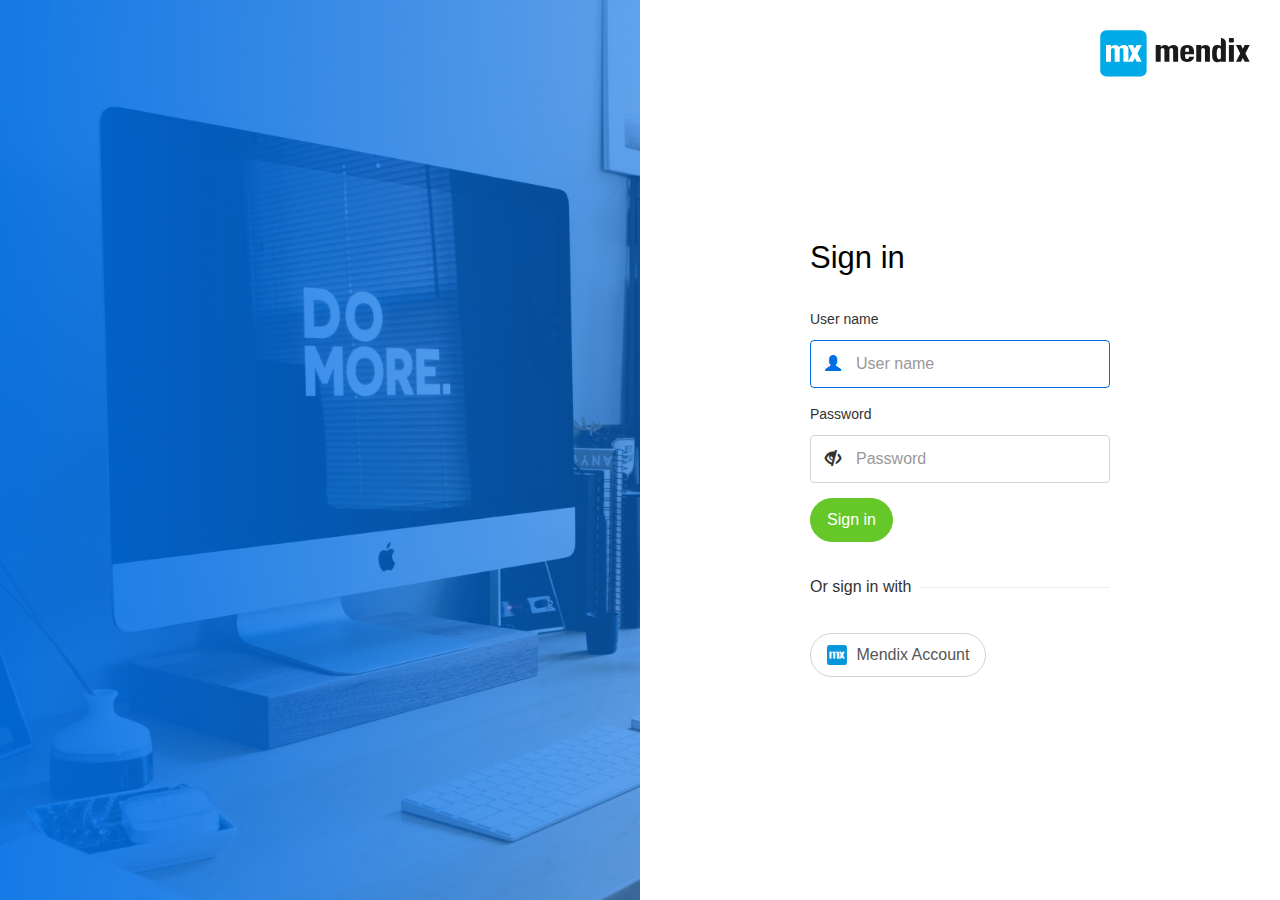
<file: deployment/web/login-with-sso.html>
<!doctype html>
<html>

<head>
    <meta charset="utf-8">
    <meta http-equiv="X-UA-Compatible" content="IE=edge,chrome=1">
    <title>Login</title>
    <meta name="viewport" content="width=device-width, user-scalable=no, initial-scale=1, maximum-scale=1">
    <meta name="apple-mobile-web-app-capable" content="yes">
    <link rel="stylesheet" type="text/css" href="lib/bootstrap/css/bootstrap.min.css?637008820103040449">
    <link rel="stylesheet" type="text/css" href="styles/css/lib/lib.css?637008820103040449">
</head>

<body>
    <div class="loginpage">
        <div class="loginpage-left">
            <div class="loginpage-image"></div>
        </div>
        <div class="loginpage-right">
            <div class="loginpage-formwrapper">
                <h2>Sign in</h2>
                <form id="loginForm" class="loginpage-form">
                    <div>
                        <div id="loginMessage" class="alert alert-danger"></div>
                        <div class="form-group">
                            <label id="usernameLabel" for="usernameInput">User name</label>
                            <div class="inputwrapper">
                                <input id="usernameInput" class="form-control" type="text" placeholder="User name" autocorrect="off" autocapitalize="none">
                                <span class="glyphicon glyphicon-user"></span>
                            </div>
                        </div>
                        <div class="form-group">
                            <label id="passwordLabel" for="passwordInput">Password</label>
                            <div class="inputwrapper">
                                <input id="passwordInput" class="form-control" type="password" placeholder="Password" autocorrect="off" autocapitalize="none">
                                <span class="glyphicon glyphicon-eye-close"></span>
                            </div>
                        </div>
                        <button id="loginButton" type="submit" class="btn btn-success btn-lg">Sign in</button>
                    </div>

                    <div class="loginpage-alternativelabel">
                        <div>Or sign in with</div>
                        <hr>
                    </div>

                    <a id="ssoButton" href="/openid/login" class="btn btn-default btn-lg">
                        <img src="logo.png" />
                        <span class="loginpage-signin">Mendix Account</span>
                    </a>

                </form>
            </div>
        </div>
        <div class="loginpage-logo">
            <svg xmlns="http://www.w3.org/2000/svg" viewbox="0 0 599 187">
                <g>
                    <rect x="0.98" y="0.86" width="185.28" height="185.28" rx="24.72" ry="24.72" style="fill: #00aae7" />
                    <polygon points="598.02 60 578.15 60 570.62 75.08 563.08 60 543.21 60 560.22 93.51 543.21 127.03 563.08 127.03 570.62 111.95 578.15 127.03 598.02 127.03 581.02 93.51 598.02 60" style="fill: #1a1a1a" />
                    <path d="M355.57,109.52a6.84,6.84,0,0,1-5.06,6l-.28.07a8.09,8.09,0,0,1-2.11.31c-4,0-6.9-1.89-7.45-6.35s-.6-12.91-.6-12.91h35.42c0-5.24.38-10-.11-14.47a29.32,29.32,0,0,0-3.54-11.53,19.51,19.51,0,0,0-8.41-7.69q-5.61-2.82-15.09-2.82t-14.82,2.63a19.21,19.21,0,0,0-8.28,7.11,25.91,25.91,0,0,0-3.61,10.44,95.45,95.45,0,0,0-.8,12.62,102.66,102.66,0,0,0,.87,13.9,26.88,26.88,0,0,0,3.74,10.88,19.19,19.19,0,0,0,8.35,7.12c3.65,1.7,8.49,2.56,14.55,2.56A36.38,36.38,0,0,0,360,125.69a23.49,23.49,0,0,0,8.28-4.61c4.54-3.93,7.21-8.86,7.21-14.34H355.62S355.67,107.6,355.57,109.52Zm-14.86-31c.38-4,3.35-7.22,7.45-7.22s7.12,2.57,7.45,7.22a56.24,56.24,0,0,1,.12,8H340.11C340.42,81.35,340.42,81.39,340.71,78.47Z" style="fill: #1a1a1a" />
                    <path d="M310.19,68.24a14.19,14.19,0,0,0-3.88-4.42,17.6,17.6,0,0,0-5.63-2.75,23.43,23.43,0,0,0-6.77-1,25.5,25.5,0,0,0-10.57,2,22.29,22.29,0,0,0-7.89,6.21,16.85,16.85,0,0,0-6.48-6,19.81,19.81,0,0,0-9.44-2.18,25,25,0,0,0-9.73,1.73,16.29,16.29,0,0,0-7,6.09h-.28V60.1H222.61V127h19.87V82.45c0-.14,0-.26,0-.4V78.9h0a7.46,7.46,0,0,1,14.91,0h0v3.3h0c0,.08,0,.16,0,.25V127h19.87V78.9h0a7.46,7.46,0,0,1,14.91,0h0V127h19.87V75.15A16.06,16.06,0,0,0,310.19,68.24Z" style="fill: #1a1a1a" />
                    <path d="M166.59,60H146.72l-7.53,15.09L131.65,60H111.78l17,33.52-15.36,30.27V75.13a16,16,0,0,0-1.9-6.9,14.08,14.08,0,0,0-3.88-4.42A17.61,17.61,0,0,0,102,61.05a23.77,23.77,0,0,0-6.77-1,25.34,25.34,0,0,0-10.57,2,22.29,22.29,0,0,0-7.89,6.21,16.85,16.85,0,0,0-6.48-6,19.81,19.81,0,0,0-9.44-2.18,25,25,0,0,0-9.73,1.73,16.2,16.2,0,0,0-7,6.08h-.28V60.09H24V127H43.82V82.43c0-.13,0-.26,0-.39V78.88h0a7.46,7.46,0,0,1,14.91,0h0v3.3h0a2.18,2.18,0,0,1,0,.25V127H78.62V78.88h0a7.46,7.46,0,0,1,14.91,0h0V127h38.09l7.54-15.09L146.72,127h19.87l-17-33.52Z" style="fill: #fff" />
                    <path d="M437.7,68.24a14.29,14.29,0,0,0-3.87-4.42,17.71,17.71,0,0,0-5.65-2.75,25.79,25.79,0,0,0-16.48.83,15.94,15.94,0,0,0-7.05,6h-.27V60.1H384.5V127h19.88V81.5c0-.22,0-.41,0-.62v-2h0a7.46,7.46,0,0,1,14.91,0h0V127h19.87V74.19A11.89,11.89,0,0,0,437.7,68.24Z" style="fill: #1a1a1a" />
                    <path d="M502.85,50.16c0-9.32-7.79-17-17.78-17.93-.66-.06-1.34-.09-2-.09v33a16.63,16.63,0,0,0-5.46-3.92,24.08,24.08,0,0,0-9.51-1.71q-7.69,0-11.84,3.42a19.44,19.44,0,0,0-5.95,8.59,37.59,37.59,0,0,0-2,11.15c-.11,3.16-.18,6.1-.2,8.84h0c0,.7,0,1.39,0,2.06,0,3.43.08,7.19.22,11.28a39.41,39.41,0,0,0,2,11.42,19.83,19.83,0,0,0,6,8.84q4.21,3.57,12.19,3.57a24.38,24.38,0,0,0,10.17-1.92,14.22,14.22,0,0,0,4.3-3.08V127h19.87V50.51h0C502.83,50.39,502.85,50.28,502.85,50.16ZM483,81.92v26.51l0,2.09a7.14,7.14,0,0,1-5,6.22,6,6,0,0,1-2.21.41h-.19s-9.45,1.79-9.45-23.1c0-11.93,2.17-17.73,4.43-20.54a8.43,8.43,0,0,1,.73-.92,3.27,3.27,0,0,1,1.21-.84,4.71,4.71,0,0,1,3.08-.81,7.28,7.28,0,0,1,3.55,1l.18.1A7.57,7.57,0,0,1,483,78.47v3.45Z" style="fill: #1a1a1a" />
                    <g>
                        <path d="M534.83,80.84V127H515V60h19.87V80.84Z" style="fill: #1a1a1a" />
                        <rect x="514.96" y="32.14" width="19.87" height="18.06" rx="3.14" ry="3.14" style="fill: #1a1a1a" />
                    </g>
                </g>
            </svg>
        </div>
    </div>

    <script src="js/login_i18n.js?637008820103040449"></script>
    <script src="js/login.js?637008820103040449"></script>
</body>

</html>
</file>
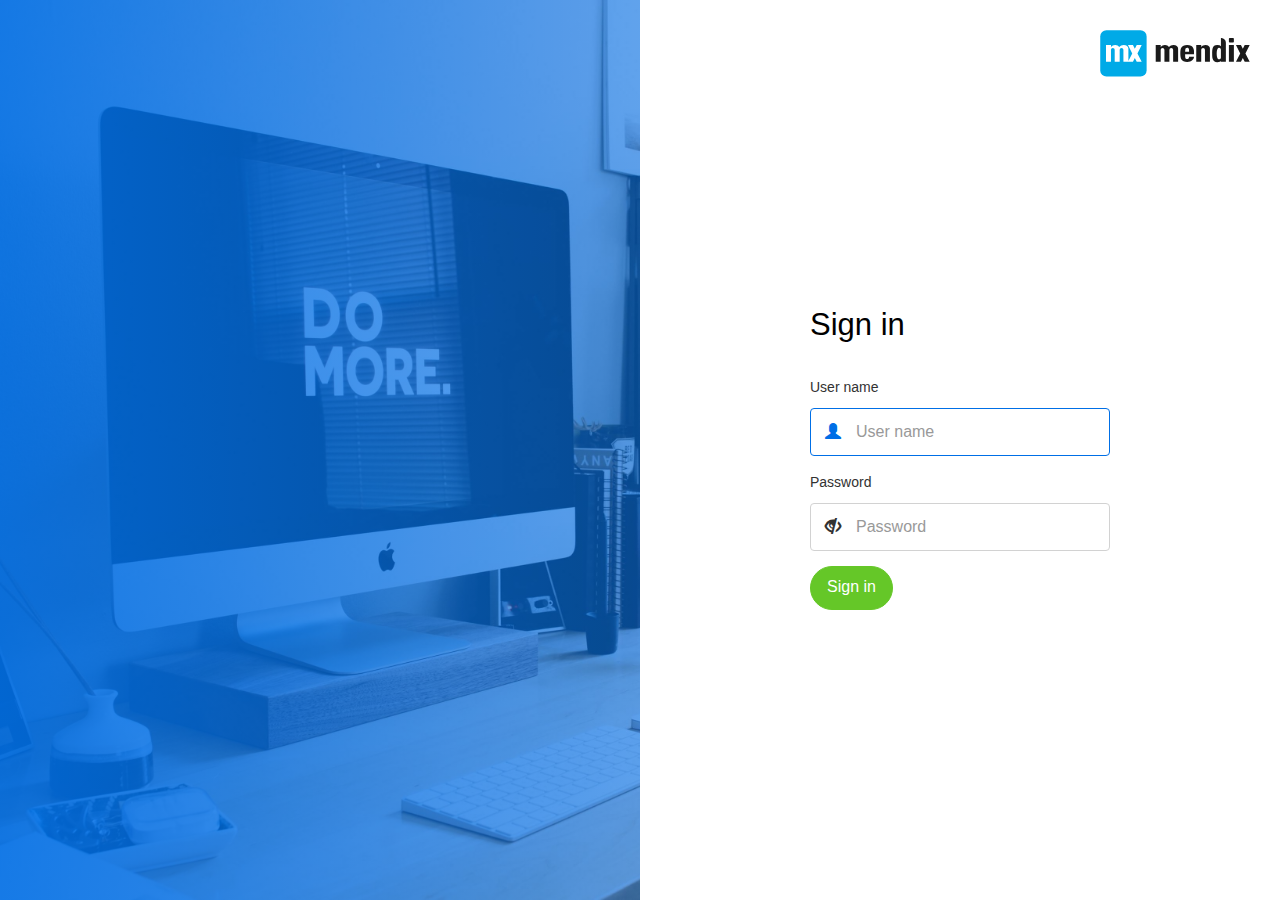
<file: deployment/web/login.html>
<!doctype html>
<html>

<head>
    <meta charset="utf-8">
    <meta http-equiv="X-UA-Compatible" content="IE=edge,chrome=1">
    <title>Login</title>
    <meta name="viewport" content="width=device-width, user-scalable=no, initial-scale=1, maximum-scale=1">
    <meta name="apple-mobile-web-app-capable" content="yes">
    <link rel="stylesheet" type="text/css" href="lib/bootstrap/css/bootstrap.min.css?637008820103040449">
    <link rel="stylesheet" type="text/css" href="styles/css/lib/lib.css?637008820103040449">
</head>

<body>
    <div class="loginpage">
        <div class="loginpage-left">
            <div class="loginpage-image"></div>
        </div>
        <div class="loginpage-right">
            <div class="loginpage-formwrapper">
                <h2>Sign in</h2>
                <form id="loginForm" class="loginpage-form">
                    <div>
                        <div id="loginMessage" class="alert alert-danger"></div>
                        <div class="form-group">
                            <label id="usernameLabel" for="usernameInput">User name</label>
                            <div class="inputwrapper">
                                <input id="usernameInput" class="form-control" type="text" placeholder="User name" autocorrect="off" autocapitalize="none">
                                <span class="glyphicon glyphicon-user"></span>
                            </div>
                        </div>
                        <div class="form-group">
                            <label id="passwordLabel" for="passwordInput">Password</label>
                            <div class="inputwrapper">
                                <input id="passwordInput" class="form-control" type="password" placeholder="Password" autocorrect="off" autocapitalize="none">
                                <span class="glyphicon glyphicon-eye-close"></span>
                            </div>
                        </div>
                        <button id="loginButton" type="submit" class="btn btn-success btn-lg">Sign in</button>
                    </div>
                </form>
            </div>
        </div>
        <div class="loginpage-logo">
            <svg xmlns="http://www.w3.org/2000/svg" viewbox="0 0 599 187">
                <g>
                    <rect x="0.98" y="0.86" width="185.28" height="185.28" rx="24.72" ry="24.72" style="fill: #00aae7" />
                    <polygon points="598.02 60 578.15 60 570.62 75.08 563.08 60 543.21 60 560.22 93.51 543.21 127.03 563.08 127.03 570.62 111.95 578.15 127.03 598.02 127.03 581.02 93.51 598.02 60" style="fill: #1a1a1a" />
                    <path d="M355.57,109.52a6.84,6.84,0,0,1-5.06,6l-.28.07a8.09,8.09,0,0,1-2.11.31c-4,0-6.9-1.89-7.45-6.35s-.6-12.91-.6-12.91h35.42c0-5.24.38-10-.11-14.47a29.32,29.32,0,0,0-3.54-11.53,19.51,19.51,0,0,0-8.41-7.69q-5.61-2.82-15.09-2.82t-14.82,2.63a19.21,19.21,0,0,0-8.28,7.11,25.91,25.91,0,0,0-3.61,10.44,95.45,95.45,0,0,0-.8,12.62,102.66,102.66,0,0,0,.87,13.9,26.88,26.88,0,0,0,3.74,10.88,19.19,19.19,0,0,0,8.35,7.12c3.65,1.7,8.49,2.56,14.55,2.56A36.38,36.38,0,0,0,360,125.69a23.49,23.49,0,0,0,8.28-4.61c4.54-3.93,7.21-8.86,7.21-14.34H355.62S355.67,107.6,355.57,109.52Zm-14.86-31c.38-4,3.35-7.22,7.45-7.22s7.12,2.57,7.45,7.22a56.24,56.24,0,0,1,.12,8H340.11C340.42,81.35,340.42,81.39,340.71,78.47Z" style="fill: #1a1a1a" />
                    <path d="M310.19,68.24a14.19,14.19,0,0,0-3.88-4.42,17.6,17.6,0,0,0-5.63-2.75,23.43,23.43,0,0,0-6.77-1,25.5,25.5,0,0,0-10.57,2,22.29,22.29,0,0,0-7.89,6.21,16.85,16.85,0,0,0-6.48-6,19.81,19.81,0,0,0-9.44-2.18,25,25,0,0,0-9.73,1.73,16.29,16.29,0,0,0-7,6.09h-.28V60.1H222.61V127h19.87V82.45c0-.14,0-.26,0-.4V78.9h0a7.46,7.46,0,0,1,14.91,0h0v3.3h0c0,.08,0,.16,0,.25V127h19.87V78.9h0a7.46,7.46,0,0,1,14.91,0h0V127h19.87V75.15A16.06,16.06,0,0,0,310.19,68.24Z" style="fill: #1a1a1a" />
                    <path d="M166.59,60H146.72l-7.53,15.09L131.65,60H111.78l17,33.52-15.36,30.27V75.13a16,16,0,0,0-1.9-6.9,14.08,14.08,0,0,0-3.88-4.42A17.61,17.61,0,0,0,102,61.05a23.77,23.77,0,0,0-6.77-1,25.34,25.34,0,0,0-10.57,2,22.29,22.29,0,0,0-7.89,6.21,16.85,16.85,0,0,0-6.48-6,19.81,19.81,0,0,0-9.44-2.18,25,25,0,0,0-9.73,1.73,16.2,16.2,0,0,0-7,6.08h-.28V60.09H24V127H43.82V82.43c0-.13,0-.26,0-.39V78.88h0a7.46,7.46,0,0,1,14.91,0h0v3.3h0a2.18,2.18,0,0,1,0,.25V127H78.62V78.88h0a7.46,7.46,0,0,1,14.91,0h0V127h38.09l7.54-15.09L146.72,127h19.87l-17-33.52Z" style="fill: #fff" />
                    <path d="M437.7,68.24a14.29,14.29,0,0,0-3.87-4.42,17.71,17.71,0,0,0-5.65-2.75,25.79,25.79,0,0,0-16.48.83,15.94,15.94,0,0,0-7.05,6h-.27V60.1H384.5V127h19.88V81.5c0-.22,0-.41,0-.62v-2h0a7.46,7.46,0,0,1,14.91,0h0V127h19.87V74.19A11.89,11.89,0,0,0,437.7,68.24Z" style="fill: #1a1a1a" />
                    <path d="M502.85,50.16c0-9.32-7.79-17-17.78-17.93-.66-.06-1.34-.09-2-.09v33a16.63,16.63,0,0,0-5.46-3.92,24.08,24.08,0,0,0-9.51-1.71q-7.69,0-11.84,3.42a19.44,19.44,0,0,0-5.95,8.59,37.59,37.59,0,0,0-2,11.15c-.11,3.16-.18,6.1-.2,8.84h0c0,.7,0,1.39,0,2.06,0,3.43.08,7.19.22,11.28a39.41,39.41,0,0,0,2,11.42,19.83,19.83,0,0,0,6,8.84q4.21,3.57,12.19,3.57a24.38,24.38,0,0,0,10.17-1.92,14.22,14.22,0,0,0,4.3-3.08V127h19.87V50.51h0C502.83,50.39,502.85,50.28,502.85,50.16ZM483,81.92v26.51l0,2.09a7.14,7.14,0,0,1-5,6.22,6,6,0,0,1-2.21.41h-.19s-9.45,1.79-9.45-23.1c0-11.93,2.17-17.73,4.43-20.54a8.43,8.43,0,0,1,.73-.92,3.27,3.27,0,0,1,1.21-.84,4.71,4.71,0,0,1,3.08-.81,7.28,7.28,0,0,1,3.55,1l.18.1A7.57,7.57,0,0,1,483,78.47v3.45Z" style="fill: #1a1a1a" />
                    <g>
                        <path d="M534.83,80.84V127H515V60h19.87V80.84Z" style="fill: #1a1a1a" />
                        <rect x="514.96" y="32.14" width="19.87" height="18.06" rx="3.14" ry="3.14" style="fill: #1a1a1a" />
                    </g>
                </g>
            </svg>
        </div>
    </div>

    <script src="js/login_i18n.js?637008820103040449"></script>
    <script src="js/login.js?637008820103040449"></script>
</body>

</html>
</file>
<file: deployment/web/styles/css/lib/lib.css>
/* =============================================================
   MINDSPHERE Colors
   ========================================================== */
/* =============================================================
   SIEMENS Colors
   ========================================================== */
/* =============================================================
   Default settings
   ========================================================== */
/* =============================================================
   Breakpoints
   ========================================================== */
/* =============================================================
   Default margin and padding values
   ========================================================== */
/* =============================================================
   Increments for content list column widths
   ========================================================== */
/* =============================================================
   Default mixin for default transition of buttons, tabs, ...
   ========================================================== */
@keyframes slideInUp {
  from {
    visibility: visible;
    transform: translate3d(0, 100%, 0);
  }
  to {
    transform: translate3d(0, 0, 0);
  }
}
.animated {
  animation-duration: 0.4s;
  animation-fill-mode: both;
}

.slideInUp {
  animation-name: slideInUp;
}

@keyframes slideInDown {
  from {
    visibility: visible;
    transform: translate3d(0, -100%, 0);
  }
  to {
    transform: translate3d(0, 0, 0);
  }
}
.slideInDown {
  animation-name: slideInDown;
}

@keyframes fadeIn {
  from {
    opacity: 0;
  }
  to {
    opacity: 1;
  }
}
.fadeIn {
  animation-name: fadeIn;
}

.mx-scrollcontainer .mx-scrollcontainer-wrapper {
  padding: 0;
}
.mx-scrollcontainer .mx-scrollcontainer-wrapper .mx-layoutgrid-fixed {
  width: 100%;
  margin: auto;
}
@media (min-width: 768px) {
  .mx-scrollcontainer .mx-scrollcontainer-wrapper .mx-layoutgrid-fixed {
    max-width: 750px;
  }
}
@media (min-width: 992px) {
  .mx-scrollcontainer .mx-scrollcontainer-wrapper .mx-layoutgrid-fixed {
    max-width: 970px;
  }
}
@media (min-width: 1200px) {
  .mx-scrollcontainer .mx-scrollcontainer-wrapper .mx-layoutgrid-fixed {
    max-width: 1170px;
  }
}

.mx-scrollcontainer .mx-placeholder {
  width: 100%;
  height: 100%;
}
@media (max-width: 767px) {
  .mx-scrollcontainer .mx-placeholder .mx-layoutgrid {
    padding: 15px 15px 15px 15px;
  }
}
@media (min-width: 768px) {
  .mx-scrollcontainer .mx-placeholder .mx-layoutgrid {
    padding: 30px 30px 30px 30px;
  }
}
@media (min-width: 992px) {
  .mx-scrollcontainer .mx-placeholder .mx-layoutgrid {
    padding: 30px 30px 30px 30px;
  }
}
.mx-scrollcontainer .mx-placeholder .mx-layoutgrid .mx-layoutgrid {
  padding: 0;
}

/* ==========================================================================
   Base

   Default settings
========================================================================== */
html {
  height: 100%;
}

body {
  min-height: 100%;
  color: #323232;
  background-color: #ffffff;
  font-family: "Siemens Sans Roman", "Siemens Sans Regular", sans-serif;
  font-size: 16px;
  font-weight: normal;
  line-height: 1.42857;
}

a {
  -webkit-transition: 0.25s;
  -moz-transition: 0.25s;
  -o-transition: 0.25s;
  transition: 0.25s;
  color: #006fe6;
  -webkit-backface-visibility: hidden;
}

a:hover {
  text-decoration: underline;
  color: #004a9a;
}

a:focus {
  outline: thin dotted;
}

a:active,
a:hover {
  outline: 0;
}

input:focus,
button:focus,
.mx-link:focus {
  outline: 0;
}

div[tabindex] {
  outline: 0;
}

.disabled,
[disabled] {
  cursor: not-allowed;
  opacity: 0.65;
  -webkit-box-shadow: none;
  box-shadow: none;
  filter: alpha(opacity=65);
}

body {
  height: 100%;
}

.loginpage {
  display: flex;
  height: 100%;
}
.loginpage .loginpage-logo {
  position: absolute;
  top: 30px;
  right: 30px;
  width: 120px;
}
.loginpage .loginpage-left {
  display: none;
}
.loginpage .loginpage-right {
  display: flex;
  flex: 1;
  flex-direction: column;
  justify-content: space-around;
}
.loginpage .loginpage-right .loginpage-formwrapper {
  width: 300px;
  margin: 0 auto;
}
.loginpage .loginpage-right .loginpage-formwrapper .loginpage-form .alert {
  display: none;
}
.loginpage .loginpage-right .loginpage-formwrapper .loginpage-form .btn {
  border-radius: 40px;
}
.loginpage .loginpage-right .loginpage-formwrapper .loginpage-form .form-group {
  width: 100%;
}
.loginpage .loginpage-right .loginpage-formwrapper .loginpage-form .form-group label {
  margin-bottom: 10px;
  font-size: 14px;
  font-weight: 500;
}
.loginpage .loginpage-right .loginpage-formwrapper .loginpage-form .form-group .inputwrapper {
  position: relative;
  width: 100%;
}
.loginpage .loginpage-right .loginpage-formwrapper .loginpage-form .form-group .inputwrapper .glyphicon:before {
  -webkit-transition: color 0.4s;
  -moz-transition: color 0.4s;
  -o-transition: color 0.4s;
  transition: color 0.4s;
}
.loginpage .loginpage-right .loginpage-formwrapper .loginpage-form .form-group .inputwrapper .glyphicon-eye-close,
.loginpage .loginpage-right .loginpage-formwrapper .loginpage-form .form-group .inputwrapper .glyphicon-user {
  position: absolute;
  top: 50%;
  left: 15px;
  -webkit-transform: translateY(-50%);
  -moz-transform: translateY(-50%);
  -ms-transform: translateY(-50%);
  -o-transform: translateY(-50%);
  transform: translateY(-50%);
}
.loginpage .loginpage-right .loginpage-formwrapper .loginpage-form .form-group .inputwrapper input {
  display: block;
  width: 100%;
  height: 48px;
  padding: 0 10px 0 45px;
  -webkit-transition: border 0.3s;
  transition: border 0.3s;
  color: #333333 !important;
  border: 1px solid #d2d2d2;
  border-radius: 4px;
  outline: none;
  background-color: #FFFFFF !important;
}
.loginpage .loginpage-right .loginpage-formwrapper .loginpage-form .form-group .inputwrapper input:focus {
  border: 1px solid #006fe6;
}
.loginpage .loginpage-right .loginpage-formwrapper .loginpage-form .form-group .inputwrapper input:-webkit-autofill, .loginpage .loginpage-right .loginpage-formwrapper .loginpage-form .form-group .inputwrapper input:-webkit-autofill:hover, .loginpage .loginpage-right .loginpage-formwrapper .loginpage-form .form-group .inputwrapper input:-webkit-autofill:focus {
  -webkit-box-shadow: 0 0 0px 1000px #FFFFFF inset;
  -webkit-text-fill-color: #333333;
}
.loginpage .loginpage-right .loginpage-formwrapper .loginpage-form .form-group .inputwrapper input:focus ~ .glyphicon:before {
  color: #006fe6;
}
.loginpage .loginpage-right .loginpage-formwrapper .loginpage-form .loginpage-alternativelabel {
  display: flex;
  align-items: center;
  flex-direction: row;
  flex-wrap: nowrap;
  justify-content: space-between;
  margin: 25px 0px;
}
.loginpage .loginpage-right .loginpage-formwrapper .loginpage-form .loginpage-alternativelabel hr {
  flex: 1;
  margin: 20px 0 20px 10px;
  border: 0;
  border-color: #D8D8D8;
  border-top: 1px solid #EEEEEE;
}
.loginpage .loginpage-right .loginpage-formwrapper .loginpage-form .loginpage-signin {
  color: #555555;
}

@media screen and (min-width: 1200px) {
  .loginpage .loginpage-logo {
    width: 150px;
  }
  .loginpage .loginpage-left {
    position: relative;
    display: block;
    flex: 1;
    width: 100%;
    height: 100%;
  }
  .loginpage .loginpage-left .loginpage-image {
    height: 100%;
    animation: makePointer 1s ease-out both;
    background: left/cover no-repeat url("../../../resources/work-do-more.jpeg");
    background: left/cover no-repeat linear-gradient(to right, rgba(0, 111, 230, 0.9) 0%, rgba(0, 111, 230, 0.6) 100%), left/cover no-repeat url("../../../resources/work-do-more.jpeg");
    background: left/cover no-repeat -moz-linear-gradient(left, rgba(0, 111, 230, 0.9) 0%, rgba(0, 111, 230, 0.6) 100%), left/cover no-repeat url("../../../resources/work-do-more.jpeg");
    background: left/cover no-repeat -webkit-gradient(linear, left bottom, right bottom, color-stop(0%, rgba(0, 111, 230, 0.9)), color-stop(100%, rgba(0, 111, 230, 0.6))), left/cover no-repeat url("../../../resources/work-do-more.jpeg");
    background: left/cover no-repeat -webkit-linear-gradient(left, rgba(0, 111, 230, 0.9) 0%, rgba(0, 111, 230, 0.6) 100%), left/cover no-repeat url("../../../resources/work-do-more.jpeg");
    background: left/cover no-repeat -o-linear-gradient(left, rgba(0, 111, 230, 0.9) 0%, rgba(0, 111, 230, 0.6) 100%), left/cover no-repeat url("../../../resources/work-do-more.jpeg");
    background: left/cover no-repeat -ms-linear-gradient(left, rgba(0, 111, 230, 0.9) 0%, rgba(0, 111, 230, 0.6) 100%), left/cover no-repeat url("../../../resources/work-do-more.jpeg");
    -webkit-clip-path: polygon(0% 0%, 100% 0, 100% 50%, 100% 100%, 0% 100%);
    clip-path: polygon(0% 0%, 100% 0, 100% 50%, 100% 100%, 0% 100%);
  }
  .loginpage .loginpage .loginpage-formwrapper {
    width: 400px;
  }
}
@keyframes makePointer {
  100% {
    -webkit-clip-path: polygon(0% 0%, 80% 0%, 100% 50%, 80% 100%, 0% 100%);
    clip-path: polygon(0% 0%, 80% 0%, 100% 50%, 80% 100%, 0% 100%);
  }
}
@-webkit-keyframes makePointer {
  100% {
    -webkit-clip-path: polygon(0% 0%, 80% 0%, 100% 50%, 80% 100%, 0% 100%);
    clip-path: polygon(0% 0%, 80% 0%, 100% 50%, 80% 100%, 0% 100%);
  }
}
/* ==========================================================================
   Inputs

   The form-control class style all inputs
========================================================================== */
.form-control {
  display: block;
  width: 100%;
  height: auto;
  padding: 8px 10px;
  -webkit-transition: border-color ease-in-out 0.15s, box-shadow ease-in-out 0.15s;
  -moz-transition: border-color ease-in-out 0.15s, box-shadow ease-in-out 0.15s;
  -o-transition: border-color ease-in-out 0.15s, box-shadow ease-in-out 0.15s;
  transition: border-color ease-in-out 0.15s, box-shadow ease-in-out 0.15s;
  color: #323232;
  border: 1px solid #d2d2d2;
  border-radius: 4px;
  background-color: #FFF;
  background-image: none;
  -webkit-box-shadow: none;
  box-shadow: none;
  font-size: 16px;
  line-height: 1.42857;
  -moz-appearance: none;
  -webkit-appearance: none;
}

.form-control:focus {
  border-color: #006fe6;
  outline: 0;
  background-color: #FFF;
  -webkit-box-shadow: none;
  box-shadow: none;
}

textarea.form-control {
  height: auto;
}

select.form-control {
  padding-right: 30px;
  background-image: url("data:image/svg+xml;utf8,<svg xmlns='http://www.w3.org/2000/svg' width='15px' height='8px'><polyline id='Line' fill='none' stroke='%23555555' points='0.5 0.5 6 6 11.545361 0.5'></polyline></svg>");
  background-repeat: no-repeat;
  background-position: calc(100% - 10px) center;
  -moz-appearance: none;
  -webkit-appearance: none;
}

.form-control-lined {
  border: 0;
  border-bottom: 1px solid #d2d2d2;
  border-radius: 0;
  background-color: transparent;
}
.form-control-lined:focus {
  background-color: transparent;
}

.form-control-static, .form-group div[class*="textBox"] > label,
.form-group div[class*="textArea"] > label,
.form-group div[class*="datePicker"] > label {
  overflow: hidden;
  min-height: auto;
  padding-top: 8px;
  padding-bottom: 8px;
  padding-left: 10px;
  border-bottom: 1px solid #F0F0EE;
  font-size: 16px;
  line-height: 1.42857;
}

.mx-textarea label {
  height: auto;
}

.mx-fileinput {
  /* File input widget hover fix */
}
.mx-fileinput .mx-wrapped-label {
  display: inline-block;
  width: 200px;
}
.mx-fileinput .mx-wrapped-form .mx-wrapped-input {
  cursor: pointer;
}
.mx-fileinput .mx-wrapped-form .mx-fileinput-upload-button:hover {
  background-color: #FFF;
}

.form-group {
  margin-bottom: 15px;
}
.form-group > [class*="col-"] {
  padding-right: 15px;
  padding-left: 15px;
}
.form-group .control-label {
  color: #666;
  font-size: 16px;
  font-weight: 600;
}

.dj_webkit.dj_ios .form-control {
  transform: translateZ(0);
}

@media (min-width: 768px) {
  .form-horizontal .control-label {
    padding-top: 8px;
    padding-bottom: 8px;
    line-height: 1.42857;
  }
}

@media only screen and (max-device-width: 1024px) and (-webkit-min-device-pixel-ratio: 0) {
  input[type=date],
  input[type=time],
  input[type=datetime-local],
  input[type=month] {
    line-height: 1;
  }
}
/* ==========================================================================
   Alerts

   Default Bootstrap Alert boxes. Provide contextual feedback messages for typical user actions with the handful of available and flexible alert messages
========================================================================== */
.alert {
  margin-top: 0;
  padding: 15px;
  border: 0;
  border-radius: 4px;
}

.alert-bordered {
  border: 1px solid;
}

.alert-success {
  color: #3d7718;
  border-color: #478b1c;
  background-color: #e0f4d4;
}

.alert-info {
  color: #00438a;
  border-color: #004ea1;
  background-color: #cce2fa;
}

.alert-warning {
  color: #997800;
  border-color: #b38c00;
  background-color: #fff4cc;
}

.alert-danger {
  color: #94162b;
  border-color: #ac1932;
  background-color: #fdd3da;
}

.has-error .alert {
  margin-top: 8px;
  margin-bottom: 0;
}

/* ==========================================================================
   Backgrounds

   Different background components, all managed by variables
========================================================================== */
.background-main {
  background-color: #ffffff !important;
}

.background-secondary {
  background-color: #ffffff !important;
}

.background-default {
  background-color: #d2d2d2 !important;
}

.background-default-darker {
  background-color: #7e7e7e !important;
}

.background-default-dark {
  background-color: #939393 !important;
}

.background-default-light {
  background-color: #e4e4e4 !important;
}

.background-default-lighter {
  background-color: #f6f6f6 !important;
}

.background-inverse {
  background-color: #323232 !important;
}

.background-inverse-darker {
  background-color: #1e1e1e !important;
}

.background-inverse-dark {
  background-color: #232323 !important;
}

.background-inverse-light {
  background-color: #848484 !important;
}

.background-inverse-lighter {
  background-color: #d6d6d6 !important;
}

.background-primary {
  background-color: #006fe6 !important;
}

.background-primary-darker {
  background-color: #00438a !important;
}

.background-primary-dark {
  background-color: #004ea1 !important;
}

.background-primary-light {
  background-color: #66a9f0 !important;
}

.background-primary-lighter {
  background-color: #cce2fa !important;
}

.background-info {
  background-color: #006fe6 !important;
}

.background-info-darker {
  background-color: #00438a !important;
}

.background-info-dark {
  background-color: #004ea1 !important;
}

.background-info-light {
  background-color: #66a9f0 !important;
}

.background-info-lighter {
  background-color: #cce2fa !important;
}

.background-success {
  background-color: #65c728 !important;
}

.background-success-darker {
  background-color: #3d7718 !important;
}

.background-success-dark {
  background-color: #478b1c !important;
}

.background-success-light {
  background-color: #a3dd7e !important;
}

.background-success-lighter {
  background-color: #e0f4d4 !important;
}

.background-warning {
  background-color: #ffc800 !important;
}

.background-warning-darker {
  background-color: #997800 !important;
}

.background-warning-dark {
  background-color: #b38c00 !important;
}

.background-warning-light {
  background-color: #ffde66 !important;
}

.background-warning-lighter {
  background-color: #fff4cc !important;
}

.background-danger {
  background-color: #f62447 !important;
}

.background-danger-darker {
  background-color: #94162b !important;
}

.background-danger-dark {
  background-color: #ac1932 !important;
}

.background-danger-light {
  background-color: #fa7c91 !important;
}

.background-danger-lighter {
  background-color: #fdd3da !important;
}

.background-brand-gradient {
  background-image: linear-gradient(152deg, #0CC7F0 0%, #087ECC 51%, #077AC9 55%, #0659B9 78%) !important;
}

/* ==========================================================================
   Buttons

   Default Bootstrap and Mendix Buttons
========================================================================== */
.btn,
.mx-button {
  position: relative;
  overflow: hidden;
  transform: translate3d(0, 0, 0);
  display: inline-block;
  margin-bottom: 0;
  padding: 0.6em 1em;
  cursor: pointer;
  -webkit-user-select: none;
  -moz-user-select: none;
  -ms-user-select: none;
  user-select: none;
  -webkit-transition: all 0.2s ease-in-out;
  -moz-transition: all 0.2s ease-in-out;
  -o-transition: all 0.2s ease-in-out;
  transition: all 0.2s ease-in-out;
  text-align: center;
  vertical-align: middle;
  white-space: nowrap;
  color: #006fe6;
  border: 1px solid transparent;
  border-radius: 4px;
  background-color: #FFF;
  background-image: none;
  box-shadow: none;
  text-shadow: none;
  font-size: 14px;
  line-height: 1.42857;
}
.btn:after,
.mx-button:after {
  content: "";
  display: block;
  position: absolute;
  width: 100%;
  height: 100%;
  top: 0;
  left: 0;
  pointer-events: none;
  background-image: radial-gradient(circle, #000000 10%, rgba(0, 0, 0, 0) 10%);
  background-repeat: no-repeat;
  background-position: 50%;
  -webkit-transform: scale(10, 10);
  transform: scale(10, 10);
  opacity: 0;
  -webkit-transition: transform .5s, opacity 1s;
  -moz-transition: transform .5s, opacity 1s;
  -o-transition: transform .5s, opacity 1s;
  transition: transform .5s, opacity 1s;
}
.btn:active:after,
.mx-button:active:after {
  -webkit-transform: scale(0, 0);
  transform: scale(0, 0);
  opacity: .1;
  transition: 0s;
}
.btn:hover, .btn:focus, .btn:active, .btn:active:focus,
.mx-button:hover,
.mx-button:focus,
.mx-button:active,
.mx-button:active:focus {
  outline: none;
  box-shadow: none;
}

.mx-link {
  padding: 0;
  color: #006fe6;
}
.mx-link a {
  color: inherit;
}

.btn img,
.mx-button img,
.mx-link img {
  height: 20px;
  margin-top: -1px;
  margin-right: 5px;
}

.dj_ie8 .mx-link {
  margin-right: 0;
  white-space: normal;
}

.btn,
.btn-default {
  color: #006fe6;
  border-color: #d2d2d2;
  background-color: #FFF;
}
.btn:hover, .btn:focus, .btn:active, .btn.active, .open > .btn.dropdown-toggle,
.btn-default:hover,
.btn-default:focus,
.btn-default:active,
.btn-default.active, .open >
.btn-default.dropdown-toggle {
  color: #006fe6;
  border-color: #d2d2d2;
  background-color: #d2d2d2;
}
.btn:active, .btn.active, .open > .btn.dropdown-toggle,
.btn-default:active,
.btn-default.active, .open >
.btn-default.dropdown-toggle {
  background-image: none;
}
.btn.disabled, .btn.disabled:hover, .btn.disabled:focus, .btn.disabled:active, .btn.disabled.active, .btn[disabled], .btn[disabled]:hover, .btn[disabled]:focus, .btn[disabled]:active, .btn[disabled].active,
.btn fieldset[disabled],
.btn fieldset[disabled]:hover,
.btn fieldset[disabled]:focus,
.btn fieldset[disabled]:active,
.btn fieldset[disabled].active,
.btn-default.disabled,
.btn-default.disabled:hover,
.btn-default.disabled:focus,
.btn-default.disabled:active,
.btn-default.disabled.active,
.btn-default[disabled],
.btn-default[disabled]:hover,
.btn-default[disabled]:focus,
.btn-default[disabled]:active,
.btn-default[disabled].active,
.btn-default fieldset[disabled],
.btn-default fieldset[disabled]:hover,
.btn-default fieldset[disabled]:focus,
.btn-default fieldset[disabled]:active,
.btn-default fieldset[disabled].active {
  border-color: #d2d2d2;
  background-color: #FFF;
}
.btn.btn-bordered,
.btn-default.btn-bordered {
  background-color: transparent;
}
.btn.btn-bordered:hover, .btn.btn-bordered:focus, .btn.btn-bordered:active, .btn.btn-bordered.active, .open > .btn.btn-bordered.dropdown-toggle,
.btn-default.btn-bordered:hover,
.btn-default.btn-bordered:focus,
.btn-default.btn-bordered:active,
.btn-default.btn-bordered.active, .open >
.btn-default.btn-bordered.dropdown-toggle {
  color: #006fe6;
  border-color: #d2d2d2;
  background-color: #d2d2d2;
}
.btn.btn-link,
.btn-default.btn-link {
  text-decoration: none;
  border-color: transparent;
  background-color: transparent;
}
.btn.btn-link:hover,
.btn-default.btn-link:hover {
  border-color: #f0f0f0;
  background-color: #f0f0f0;
}

.btn-primary, .datagrid-fullsearch.mx-grid .mx-grid-search-button {
  color: #FFF;
  border-color: #006fe6;
  background-color: #006fe6;
}
.btn-primary:hover, .datagrid-fullsearch.mx-grid .mx-grid-search-button:hover, .btn-primary:focus, .datagrid-fullsearch.mx-grid .mx-grid-search-button:focus, .btn-primary:active, .datagrid-fullsearch.mx-grid .mx-grid-search-button:active, .btn-primary.active, .datagrid-fullsearch.mx-grid .active.mx-grid-search-button, .open > .btn-primary.dropdown-toggle, .datagrid-fullsearch.mx-grid .open > .dropdown-toggle.mx-grid-search-button {
  color: #FFF;
  border-color: #0059b8;
  background-color: #0059b8;
}
.btn-primary:active, .datagrid-fullsearch.mx-grid .mx-grid-search-button:active, .btn-primary.active, .datagrid-fullsearch.mx-grid .active.mx-grid-search-button, .open > .btn-primary.dropdown-toggle, .datagrid-fullsearch.mx-grid .open > .dropdown-toggle.mx-grid-search-button {
  background-image: none;
}
.btn-primary.disabled, .datagrid-fullsearch.mx-grid .disabled.mx-grid-search-button, .btn-primary.disabled:hover, .datagrid-fullsearch.mx-grid .disabled.mx-grid-search-button:hover, .btn-primary.disabled:focus, .datagrid-fullsearch.mx-grid .disabled.mx-grid-search-button:focus, .btn-primary.disabled:active, .datagrid-fullsearch.mx-grid .disabled.mx-grid-search-button:active, .btn-primary.disabled.active, .datagrid-fullsearch.mx-grid .disabled.active.mx-grid-search-button, .btn-primary[disabled], .datagrid-fullsearch.mx-grid [disabled].mx-grid-search-button, .btn-primary[disabled]:hover, .datagrid-fullsearch.mx-grid [disabled].mx-grid-search-button:hover, .btn-primary[disabled]:focus, .datagrid-fullsearch.mx-grid [disabled].mx-grid-search-button:focus, .btn-primary[disabled]:active, .datagrid-fullsearch.mx-grid [disabled].mx-grid-search-button:active, .btn-primary[disabled].active, .datagrid-fullsearch.mx-grid [disabled].active.mx-grid-search-button,
.btn-primary fieldset[disabled],
.datagrid-fullsearch.mx-grid .mx-grid-search-button fieldset[disabled],
.btn-primary fieldset[disabled]:hover,
.datagrid-fullsearch.mx-grid .mx-grid-search-button fieldset[disabled]:hover,
.btn-primary fieldset[disabled]:focus,
.datagrid-fullsearch.mx-grid .mx-grid-search-button fieldset[disabled]:focus,
.btn-primary fieldset[disabled]:active,
.datagrid-fullsearch.mx-grid .mx-grid-search-button fieldset[disabled]:active,
.btn-primary fieldset[disabled].active,
.datagrid-fullsearch.mx-grid .mx-grid-search-button fieldset[disabled].active {
  border-color: #006fe6;
  background-color: #006fe6;
}
.btn-primary.btn-bordered, .datagrid-fullsearch.mx-grid .btn-bordered.mx-grid-search-button {
  background-color: transparent;
  color: #006fe6;
}
.btn-primary.btn-bordered:hover, .datagrid-fullsearch.mx-grid .btn-bordered.mx-grid-search-button:hover, .btn-primary.btn-bordered:focus, .datagrid-fullsearch.mx-grid .btn-bordered.mx-grid-search-button:focus, .btn-primary.btn-bordered:active, .datagrid-fullsearch.mx-grid .btn-bordered.mx-grid-search-button:active, .btn-primary.btn-bordered.active, .datagrid-fullsearch.mx-grid .btn-bordered.active.mx-grid-search-button, .open > .btn-primary.btn-bordered.dropdown-toggle, .datagrid-fullsearch.mx-grid .open > .btn-bordered.dropdown-toggle.mx-grid-search-button {
  color: #FFF;
  border-color: #006fe6;
  background-color: #006fe6;
}
.btn-primary.btn-link, .datagrid-fullsearch.mx-grid .btn-link.mx-grid-search-button {
  text-decoration: none;
  border-color: transparent;
  background-color: transparent;
  color: #006fe6;
}
.btn-primary.btn-link:hover, .datagrid-fullsearch.mx-grid .btn-link.mx-grid-search-button:hover {
  border-color: #f0f0f0;
  background-color: #f0f0f0;
}

.btn-inverse {
  color: #FFF;
  border-color: #323232;
  background-color: #323232;
}
.btn-inverse:hover, .btn-inverse:focus, .btn-inverse:active, .btn-inverse.active, .open > .btn-inverse.dropdown-toggle {
  color: #FFF;
  border-color: #5b5b5b;
  background-color: #5b5b5b;
}
.btn-inverse:active, .btn-inverse.active, .open > .btn-inverse.dropdown-toggle {
  background-image: none;
}
.btn-inverse.disabled, .btn-inverse.disabled:hover, .btn-inverse.disabled:focus, .btn-inverse.disabled:active, .btn-inverse.disabled.active, .btn-inverse[disabled], .btn-inverse[disabled]:hover, .btn-inverse[disabled]:focus, .btn-inverse[disabled]:active, .btn-inverse[disabled].active,
.btn-inverse fieldset[disabled],
.btn-inverse fieldset[disabled]:hover,
.btn-inverse fieldset[disabled]:focus,
.btn-inverse fieldset[disabled]:active,
.btn-inverse fieldset[disabled].active {
  border-color: #323232;
  background-color: #323232;
}
.btn-inverse.btn-bordered {
  background-color: transparent;
  color: #323232;
}
.btn-inverse.btn-bordered:hover, .btn-inverse.btn-bordered:focus, .btn-inverse.btn-bordered:active, .btn-inverse.btn-bordered.active, .open > .btn-inverse.btn-bordered.dropdown-toggle {
  color: #FFF;
  border-color: #323232;
  background-color: #323232;
}
.btn-inverse.btn-link {
  text-decoration: none;
  border-color: transparent;
  background-color: transparent;
  color: #323232;
}
.btn-inverse.btn-link:hover {
  border-color: #f0f0f0;
  background-color: #f0f0f0;
}

.btn-success {
  color: #FFF;
  border-color: #65c728;
  background-color: #65c728;
}
.btn-success:hover, .btn-success:focus, .btn-success:active, .btn-success.active, .open > .btn-success.dropdown-toggle {
  color: #FFF;
  border-color: #519f20;
  background-color: #519f20;
}
.btn-success:active, .btn-success.active, .open > .btn-success.dropdown-toggle {
  background-image: none;
}
.btn-success.disabled, .btn-success.disabled:hover, .btn-success.disabled:focus, .btn-success.disabled:active, .btn-success.disabled.active, .btn-success[disabled], .btn-success[disabled]:hover, .btn-success[disabled]:focus, .btn-success[disabled]:active, .btn-success[disabled].active,
.btn-success fieldset[disabled],
.btn-success fieldset[disabled]:hover,
.btn-success fieldset[disabled]:focus,
.btn-success fieldset[disabled]:active,
.btn-success fieldset[disabled].active {
  border-color: #65c728;
  background-color: #65c728;
}
.btn-success.btn-bordered {
  background-color: transparent;
  color: #65c728;
}
.btn-success.btn-bordered:hover, .btn-success.btn-bordered:focus, .btn-success.btn-bordered:active, .btn-success.btn-bordered.active, .open > .btn-success.btn-bordered.dropdown-toggle {
  color: #FFF;
  border-color: #65c728;
  background-color: #65c728;
}
.btn-success.btn-link {
  text-decoration: none;
  border-color: transparent;
  background-color: transparent;
  color: #65c728;
}
.btn-success.btn-link:hover {
  border-color: #f0f0f0;
  background-color: #f0f0f0;
}

.btn-info {
  color: #FFF;
  border-color: #006fe6;
  background-color: #006fe6;
}
.btn-info:hover, .btn-info:focus, .btn-info:active, .btn-info.active, .open > .btn-info.dropdown-toggle {
  color: #FFF;
  border-color: #0059b8;
  background-color: #0059b8;
}
.btn-info:active, .btn-info.active, .open > .btn-info.dropdown-toggle {
  background-image: none;
}
.btn-info.disabled, .btn-info.disabled:hover, .btn-info.disabled:focus, .btn-info.disabled:active, .btn-info.disabled.active, .btn-info[disabled], .btn-info[disabled]:hover, .btn-info[disabled]:focus, .btn-info[disabled]:active, .btn-info[disabled].active,
.btn-info fieldset[disabled],
.btn-info fieldset[disabled]:hover,
.btn-info fieldset[disabled]:focus,
.btn-info fieldset[disabled]:active,
.btn-info fieldset[disabled].active {
  border-color: #006fe6;
  background-color: #006fe6;
}
.btn-info.btn-bordered {
  background-color: transparent;
  color: #006fe6;
}
.btn-info.btn-bordered:hover, .btn-info.btn-bordered:focus, .btn-info.btn-bordered:active, .btn-info.btn-bordered.active, .open > .btn-info.btn-bordered.dropdown-toggle {
  color: #FFF;
  border-color: #006fe6;
  background-color: #006fe6;
}
.btn-info.btn-link {
  text-decoration: none;
  border-color: transparent;
  background-color: transparent;
  color: #006fe6;
}
.btn-info.btn-link:hover {
  border-color: #f0f0f0;
  background-color: #f0f0f0;
}

.btn-warning {
  color: #FFF;
  border-color: #ffc800;
  background-color: #ffc800;
}
.btn-warning:hover, .btn-warning:focus, .btn-warning:active, .btn-warning.active, .open > .btn-warning.dropdown-toggle {
  color: #FFF;
  border-color: #cca000;
  background-color: #cca000;
}
.btn-warning:active, .btn-warning.active, .open > .btn-warning.dropdown-toggle {
  background-image: none;
}
.btn-warning.disabled, .btn-warning.disabled:hover, .btn-warning.disabled:focus, .btn-warning.disabled:active, .btn-warning.disabled.active, .btn-warning[disabled], .btn-warning[disabled]:hover, .btn-warning[disabled]:focus, .btn-warning[disabled]:active, .btn-warning[disabled].active,
.btn-warning fieldset[disabled],
.btn-warning fieldset[disabled]:hover,
.btn-warning fieldset[disabled]:focus,
.btn-warning fieldset[disabled]:active,
.btn-warning fieldset[disabled].active {
  border-color: #ffc800;
  background-color: #ffc800;
}
.btn-warning.btn-bordered {
  background-color: transparent;
  color: #ffc800;
}
.btn-warning.btn-bordered:hover, .btn-warning.btn-bordered:focus, .btn-warning.btn-bordered:active, .btn-warning.btn-bordered.active, .open > .btn-warning.btn-bordered.dropdown-toggle {
  color: #FFF;
  border-color: #ffc800;
  background-color: #ffc800;
}
.btn-warning.btn-link {
  text-decoration: none;
  border-color: transparent;
  background-color: transparent;
  color: #ffc800;
}
.btn-warning.btn-link:hover {
  border-color: #f0f0f0;
  background-color: #f0f0f0;
}

.btn-danger {
  color: #FFF;
  border-color: #f62447;
  background-color: #f62447;
}
.btn-danger:hover, .btn-danger:focus, .btn-danger:active, .btn-danger.active, .open > .btn-danger.dropdown-toggle {
  color: #FFF;
  border-color: #c51d39;
  background-color: #c51d39;
}
.btn-danger:active, .btn-danger.active, .open > .btn-danger.dropdown-toggle {
  background-image: none;
}
.btn-danger.disabled, .btn-danger.disabled:hover, .btn-danger.disabled:focus, .btn-danger.disabled:active, .btn-danger.disabled.active, .btn-danger[disabled], .btn-danger[disabled]:hover, .btn-danger[disabled]:focus, .btn-danger[disabled]:active, .btn-danger[disabled].active,
.btn-danger fieldset[disabled],
.btn-danger fieldset[disabled]:hover,
.btn-danger fieldset[disabled]:focus,
.btn-danger fieldset[disabled]:active,
.btn-danger fieldset[disabled].active {
  border-color: #f62447;
  background-color: #f62447;
}
.btn-danger.btn-bordered {
  background-color: transparent;
  color: #f62447;
}
.btn-danger.btn-bordered:hover, .btn-danger.btn-bordered:focus, .btn-danger.btn-bordered:active, .btn-danger.btn-bordered.active, .open > .btn-danger.btn-bordered.dropdown-toggle {
  color: #FFF;
  border-color: #f62447;
  background-color: #f62447;
}
.btn-danger.btn-link {
  text-decoration: none;
  border-color: transparent;
  background-color: transparent;
  color: #f62447;
}
.btn-danger.btn-link:hover {
  border-color: #f0f0f0;
  background-color: #f0f0f0;
}

.btn-lg {
  font-size: 16px;
}
.btn-lg img {
  height: calc($font-size-small + 4px);
}

.btn-sm {
  font-size: 12px;
}
.btn-sm img {
  height: calc($font-size-small + 4px);
}

.btn-image {
  padding: 0;
  vertical-align: middle;
  border-style: none;
  background-color: transparent;
}
.btn-image img {
  display: block;
  height: auto;
}
.btn-image:hover, .btn-image:focus {
  background-color: transparent;
}

.btn-icon > img, .btn-icon > .glyphicon {
  margin: 0;
}

.btn-icon-right > img, .btn-icon-right > .glyphicon {
  float: right;
  margin-left: 5px;
}

.btn-icon-top {
  padding-right: 0;
  padding-left: 0;
}
.btn-icon-top > img, .btn-icon-top > .glyphicon {
  display: block;
  margin: 0 0 5px 0;
}

.profile-phone .btn,
.profile-phone .mx-link {
  -webkit-transition: all 0.2s;
  -moz-transition: all 0.2s;
  transition: all 0.2s;
}
.profile-phone .btn:active,
.profile-phone .mx-link:active {
  -webkit-transform: translateY(1px);
  transform: translateY(1px);
}

/* ==========================================================================
   Grid

   Default Mendix Grid (used for Mendix Datagrid)
========================================================================== */
.mx-grid {
  padding: 0px;
  border: 0;
  border-radius: 0;
}
.mx-grid .mx-grid-controlbar {
  margin: 10px 0;
  /* Paging */
}
.mx-grid .mx-grid-controlbar .mx-grid-pagingbar {
  /* Buttons */
  /* Text Paging .. to .. to .. */
}
.mx-grid .mx-grid-controlbar .mx-grid-pagingbar .mx-button {
  padding: 6px;
  color: #bebebe;
  border-color: transparent;
  background-color: transparent;
}
.mx-grid .mx-grid-controlbar .mx-grid-pagingbar .mx-button:hover {
  color: #006fe6;
  border-color: transparent;
  background-color: transparent;
}
.mx-grid .mx-grid-controlbar .mx-grid-pagingbar .mx-grid-paging-status {
  padding: 0 8px 8px;
}
.mx-grid .mx-grid-searchbar {
  margin: 10px 0;
}
.mx-grid .mx-grid-searchbar .mx-grid-search-item .mx-grid-search-label {
  vertical-align: middle;
}
.mx-grid .mx-grid-searchbar .mx-grid-search-item .mx-grid-search-label label {
  padding-top: 5px;
}
.mx-grid .mx-grid-searchbar .mx-grid-search-item .mx-grid-search-input .form-control {
  height: 28px;
  font-size: 11px;
}
.mx-grid .mx-grid-searchbar .mx-grid-search-item .mx-grid-search-input select.form-control {
  padding: 3px;
  vertical-align: middle;
}
.mx-grid .mx-grid-searchbar .mx-grid-search-item .mx-grid-search-input .mx-button {
  height: 28px;
  padding-top: 2px;
  padding-bottom: 2px;
}

.mx-dataview .mx-grid {
  border: 0;
}

/* ==========================================================================
   Datagrid Default

   Default Mendix Datagrid Widget. The datagrid shows a list of objects in a grid
========================================================================== */
.mx-datagrid .mx-datagrid-head-table {
  border-width: 0;
  background-color: transparent;
  /* Table header */
}
.mx-datagrid .mx-datagrid-head-table th {
  border-style: solid;
  border-color: #d2d2d2;
  border-top-width: 0;
  border-right: 0;
  border-bottom-width: 1px;
  border-left: 0;
  background-color: transparent;
}
.mx-datagrid .mx-datagrid-head-table .mx-datagrid-head-wrapper {
  padding: 15px 15px 15px 15px;
  vertical-align: middle;
}
.mx-datagrid .mx-datagrid-head-table .mx-datagrid-head-wrapper .mx-datagrid-head-caption {
  white-space: normal;
}
.mx-datagrid .mx-datagrid-body-table {
  border-width: 0;
  /* Table Body */
  /* Table Footer */
}
.mx-datagrid .mx-datagrid-body-table .mx-datagrid-body tr td {
  -webkit-transition: all 0.3s 0s cubic-bezier(0.4, 0, 0.2, 1);
  -moz-transition: all 0.3s 0s cubic-bezier(0.4, 0, 0.2, 1);
  -o-transition: all 0.3s 0s cubic-bezier(0.4, 0, 0.2, 1);
  transition: all 0.3s 0s cubic-bezier(0.4, 0, 0.2, 1);
  transform-style: initial;
  padding: 15px 15px 15px 15px;
  vertical-align: middle;
  border-width: 0;
  border-color: #d2d2d2;
  border-bottom-width: 1px;
  border-bottom-style: solid;
  background-color: #FFF;
  /* Text without spaces */
}
.mx-datagrid .mx-datagrid-body-table .mx-datagrid-body tr td:focus {
  outline: none;
}
.mx-datagrid .mx-datagrid-body-table .mx-datagrid-body tr td .mx-datagrid-data-wrapper {
  text-overflow: ellipsis;
}
.mx-datagrid .mx-datagrid-body-table .mx-datagrid-body tr.selected td, .mx-datagrid .mx-datagrid-body-table .mx-datagrid-body tr.selected:hover td {
  color: #323232;
  background-color: #f2f2f2 !important;
}
.mx-datagrid .mx-datagrid-body-table .mx-datagrid-foot > tr > th {
  padding: 15px 15px 15px 15px;
  border-width: 0;
  background-color: #d2d2d2;
}
.mx-datagrid .mx-datagrid-body-table .mx-datagrid-foot > tr > td {
  padding: 15px 15px 15px 15px;
  border-width: 0;
  background-color: #FFF;
  font-weight: bold;
}
.mx-datagrid .mx-datagrid-body-table *:focus {
  outline: 0;
}

.datagrid-striped.mx-datagrid .mx-datagrid-head-table th {
  border-width: 0;
}
.datagrid-striped.mx-datagrid .mx-datagrid-body-table .mx-datagrid-body tr td {
  border-top-width: 0;
}
.datagrid-striped.mx-datagrid .mx-datagrid-body-table .mx-datagrid-body tr:nth-child(odd) td {
  background-color: #fbfbfb;
}

.datagrid-bordered.mx-datagrid .mx-datagrid-head-table th {
  border: 1px solid #d2d2d2;
  border-bottom-width: 1px;
}
.datagrid-bordered.mx-datagrid .mx-datagrid-body-table {
  border: 1px solid;
}
.datagrid-bordered.mx-datagrid .mx-datagrid-body-table .mx-datagrid-body tr td {
  border: 1px solid #d2d2d2;
}
.datagrid-bordered.mx-datagrid .mx-datagrid-foot > tr > th {
  border-width: 0;
  background-color: #d2d2d2;
}
.datagrid-bordered.mx-datagrid .mx-datagrid-foot > tr > td {
  border-width: 1px;
}

.datagrid-transparent.mx-datagrid .mx-datagrid-head-table {
  background-color: transparent;
}
.datagrid-transparent.mx-datagrid .mx-datagrid-body-table .mx-datagrid-body tr:nth-of-type(odd) {
  background-color: transparent;
}
.datagrid-transparent.mx-datagrid .mx-datagrid-body-table .mx-datagrid-body tr td {
  background-color: transparent;
}

.datagrid-hover.mx-datagrid .mx-datagrid-body-table .mx-datagrid-body tr:hover td {
  background-color: #f6f6f6 !important;
}
.datagrid-hover.mx-datagrid .mx-datagrid-body-table .mx-datagrid-body tr.selected:hover td {
  background-color: #e9e9e9 !important;
}

.datagrid-lg.mx-datagrid .mx-datagrid-head-table .mx-datagrid-head-wrapper {
  padding: 30px 30px 30px 30px;
}
.datagrid-lg.mx-datagrid .mx-datagrid-body-table .mx-datagrid-body tr td {
  padding: 30px 30px 30px 30px;
}

.datagrid-sm.mx-datagrid .mx-datagrid-head-table .mx-datagrid-head-wrapper {
  padding: 7.5px 7.5px 7.5px 7.5px;
}
.datagrid-sm.mx-datagrid .mx-datagrid-body-table .mx-datagrid-body tr td {
  padding: 7.5px 7.5px 7.5px 7.5px;
}

.datagrid-fullsearch.mx-grid .mx-grid-reset-button {
  display: none;
}
.datagrid-fullsearch.mx-grid .mx-grid-search-item {
  display: block;
}
.datagrid-fullsearch.mx-grid .mx-grid-search-label {
  display: none;
}
.datagrid-fullsearch.mx-grid .mx-grid-searchbar .mx-grid-search-controls {
  position: absolute;
  right: 0;
}
.datagrid-fullsearch.mx-grid .mx-grid-searchbar .mx-grid-search-input {
  width: 80%;
  padding-left: 0;
}
.datagrid-fullsearch.mx-grid .mx-grid-searchbar .mx-grid-search-input .form-control {
  height: 35px;
  font-size: 12px;
}

/* ==========================================================================
   Dataview

   Default Mendix Dataview Widget. The data view is used for showing the contents of exactly one object
========================================================================== */
.mx-dataview {
  /* Control bar */
  /* Dataview-content gives problems for nexted layout grid containers */
  /* Dataview empty message */
}
.mx-dataview .mx-dataview-controls {
  clear: both;
  margin-top: 10px;
  padding: 8px 0;
  border-top: 1px solid #d2d2d2;
  border-radius: 0;
  background-color: transparent;
  /* Buttons */
}
.mx-dataview .mx-dataview-controls .mx-button {
  margin-right: 0.3em;
  margin-bottom: 0;
}
.mx-dataview .mx-dataview-controls .mx-button:last-child {
  margin-right: 0;
}
.mx-dataview > .mx-dataview-content > .mx-container-nested > .row {
  margin-right: 0;
  margin-left: 0;
}
.mx-dataview .mx-dataview-message {
  color: #323232;
  background: #ffffff;
}

/* ==========================================================================
   Header

   Default Mendix Mobile Header
========================================================================== */
.mx-header {
  z-index: 100;
  display: flex;
  width: 100%;
  height: 45px;
  padding: 0;
  text-align: initial;
  color: #555;
  border-bottom: 1px solid #d2d2d2;
  background-color: #F0F0F0;
  box-shadow: 0 1px 4px 0 rgba(0, 0, 0, 0.14);
}
.mx-header div.mx-header-left,
.mx-header div.mx-header-right {
  position: relative;
  top: initial;
  right: initial;
  left: initial;
  display: flex;
  align-items: center;
  width: 25%;
  height: 100%;
}
.mx-header div.mx-header-left .mx-placeholder,
.mx-header div.mx-header-right .mx-placeholder {
  display: flex;
  align-items: center;
  height: 100%;
}
.mx-header div.mx-header-left .mx-placeholder {
  order: 1;
}
.mx-header div.mx-header-left .mx-placeholder .mx-placeholder {
  justify-content: flex-start;
}
.mx-header div.mx-header-center {
  overflow: hidden;
  flex: 1;
  order: 2;
  text-align: center;
}
.mx-header div.mx-header-center .mx-title {
  overflow: hidden;
  width: 100%;
  margin: 0;
  text-overflow: ellipsis;
  color: #555;
  font-size: 17px;
  line-height: 45px;
}
.mx-header div.mx-header-right {
  order: 3;
}
.mx-header div.mx-header-right .mx-placeholder {
  justify-content: flex-end;
}
.mx-header .mx-link {
  display: flex;
  align-items: center;
  height: 100%;
  -webkit-transition: all 0.2s;
  -moz-transition: all 0.2s;
  transition: all 0.2s;
}
.mx-header .mx-link a {
  text-decoration: none;
}
.mx-header .mx-link .glyphicon {
  top: 0;
  font-size: 23px;
}
.mx-header .mx-link:active {
  -webkit-transform: translateY(1px);
  transform: translateY(1px);
  color: #004a9a;
}
.mx-header .mx-link,
.mx-header .btn,
.mx-header img {
  padding: 0 8px;
}
.mx-header .mx-sidebartoggle {
  font-size: 24px;
  line-height: 45px;
}
.mx-header .mx-sidebartoggle img {
  height: 20px;
}

body[dir="rtl"] .mx-header-left {
  order: 3;
}
body[dir="rtl"] .mx-header-right {
  order: 1;
}

/*
* Mendix Documentation
* Special styles for presenting components
*/
/*
* Dijit Widgets
*
* Default Dojo Dijit Widgets
*/
/*
 * Dijit Calendar Widget
 *
 * Used in dataviews
 */
.dijitCalendarContainer {
  /* (must be higher than popup z-index) */
  z-index: 10010 !important;
  padding: 10px;
  border: 1px solid #D1D6E4;
  border-radius: 4px;
  background: #FFFFFF;
  box-shadow: 0 2px 10px 0 rgba(0, 0, 0, 0.06);
  font-size: 12px;
}
.dijitCalendarContainer tr th {
  text-align: center;
  color: #006fe6;
}
.dijitCalendarContainer tr th,
.dijitCalendarContainer tr td {
  padding: 10px;
  text-align: center;
}
.dijitCalendarContainer tr td .dijitCalendarDateLabel {
  color: #2D3E4E;
}
.dijitCalendarContainer tr tfoot h3 {
  margin: 0;
  padding: 0;
  font-size: inherit;
}
.dijitCalendarContainer tr .dijitCalendarNextMonth span,
.dijitCalendarContainer tr .dijitCalendarPreviousMonth span {
  color: #abbecf;
}
.dijitCalendarContainer .dijitCalendarMonthLabel {
  color: #006fe6;
}
.dijitCalendarContainer .dijitButtonNode {
  border: 0;
}
.dijitCalendarContainer .dijitCalendarArrow {
  cursor: pointer;
}
.dijitCalendarContainer .dijitCalendarSelectedDate,
.dijitCalendarContainer .dijitCalendarSelectedDate:hover {
  border-radius: 50%;
  background: #006fe6;
}
.dijitCalendarContainer .dijitCalendarSelectedDate .dijitCalendarDateLabel,
.dijitCalendarContainer .dijitCalendarSelectedDate:hover .dijitCalendarDateLabel {
  color: #FFFFFF;
}
.dijitCalendarContainer .dijitCalendarHoveredDate {
  border-radius: 50%;
  background-color: #d2d2d2;
}
.dijitCalendarContainer .dijitCalendarHoveredDate .dijitCalendarDateLabel {
  color: #006fe6;
}
.dijitCalendarContainer .dijitCalendarYearContainer {
  text-align: center;
}
.dijitCalendarContainer .dijitCalendarYearContainer span {
  color: #80bdff;
}
.dijitCalendarContainer .dijitCalendarYearContainer span.dijitCalendarSelectedYear {
  color: #006fe6;
}
.dijitCalendarContainer .dijitCalendarYearContainer span:hover {
  text-decoration: underline;
  background-color: transparent;
}
.dijitCalendarContainer .dijitCalendarMonthContainer th:first-child {
  border-top-left-radius: 3px;
}
.dijitCalendarContainer .dijitCalendarMonthContainer th:last-child {
  border-top-right-radius: 3px;
}

.dijitCalendarMonthMenuPopup {
  /* (must be higher than popup z-index) */
  z-index: 10020 !important;
  padding: 3px 4px;
  border-radius: 3px;
  background-color: #26323D;
}
.dijitCalendarMonthMenuPopup .dijitCalendarMonthMenu {
  padding: 5px;
  border-style: none;
  background: none;
  font-size: 12px;
}
.dijitCalendarMonthMenuPopup .dijitCalendarMonthMenu .dijitCalendarMonthLabel {
  padding: 2px 0;
  color: #FFFFFF;
}
.dijitCalendarMonthMenuPopup .dijitCalendarMonthMenu .dijitCalendarMonthLabel:hover, .dijitCalendarMonthMenuPopup .dijitCalendarMonthMenu .dijitCalendarMonthLabel:focus {
  color: #4280CB;
}

.dj_rtl .dijitCalendarContainer .dijitCalendarMonthContainer th:first-child {
  border-top-left-radius: 0;
  border-top-right-radius: 3px;
}
.dj_rtl .dijitCalendarContainer .dijitCalendarMonthContainer th:last-child {
  border-top-left-radius: 3px;
  border-top-right-radius: 0;
}

/*
 * Dijit Tooltip Widget
 *
 * Default tooltip used for Mendix widgets
 */
.mx-tooltip .dijitTooltipContainer {
  border-width: 1px;
  border-color: #bebebe;
  border-radius: 4px;
  background: #FFFFFF;
  box-shadow: 0 6px 12px rgba(0, 0, 0, 0.175);
}
.mx-tooltip .dijitTooltipContainer .mx-tooltip-content {
  padding: 10px;
}
.mx-tooltip .dijitTooltipContainer .form-group {
  margin-bottom: 5px;
}
.mx-tooltip .dijitTooltipConnector {
  width: 0;
  height: 0;
  margin-left: -10px;
  border-width: 10px 10px 10px 0;
  border-style: solid;
  border-color: transparent;
  border-right-color: #bebebe;
}

/*
 * Dijit Border Container
 *
 * Used in Mendix as split pane containers
 */
.dijitBorderContainer {
  padding: 5px;
  background-color: #FCFCFC;
}
.dijitBorderContainer .dijitSplitterV,
.dijitBorderContainer .dijitGutterV {
  width: 5px;
  border: 0;
  background: #FCFCFC;
}
.dijitBorderContainer .dijitSplitterH,
.dijitBorderContainer .dijitGutterH {
  height: 5px;
  border: 0;
  background: #FCFCFC;
}
.dijitBorderContainer .dijitSplitterH .dijitSplitterThumb {
  top: 2px;
  width: 19px;
  height: 1px;
  background: #B0B0B0;
}
.dijitBorderContainer .dijitSplitterV .dijitSplitterThumb {
  left: 2px;
  width: 1px;
  height: 19px;
  background: #B0B0B0;
}
.dijitBorderContainer .dijitSplitContainer-child,
.dijitBorderContainer .dijitBorderContainer-child {
  border: 1px solid #CCCCCC;
}
.dijitBorderContainer .dijitBorderContainer-dijitTabContainerTop,
.dijitBorderContainer .dijitBorderContainer-dijitTabContainerBottom,
.dijitBorderContainer .dijitBorderContainer-dijitTabContainerLeft,
.dijitBorderContainer .dijitBorderContainer-dijitTabContainerRight {
  border: none;
}
.dijitBorderContainer .dijitBorderContainer-dijitBorderContainer {
  padding: 0;
  border: none;
}
.dijitBorderContainer .dijitSplitterActive {
  /* For IE8 and earlier */
  margin: 0;
  opacity: 0.6;
  background-color: #AAAAAA;
  background-image: none;
  font-size: 1px;
  filter: alpha(opacity=60);
}
.dijitBorderContainer .dijitSplitContainer-dijitContentPane,
.dijitBorderContainer .dijitBorderContainer-dijitContentPane {
  padding: 5px;
  background-color: #FFFFFF;
}

/*
 * Dijit Menu Popup
 *
 * Used in datepickers and calendar widgets
 */
.dijitMenuPopup {
  margin-top: 10px;
}
.dijitMenuPopup .dijitMenu {
  display: block;
  width: 200px !important;
  margin-top: 0;
  padding: 12px 10px;
  border-radius: 3px;
  background: #323232;
}
.dijitMenuPopup .dijitMenu:after {
  position: absolute;
  bottom: 100%;
  left: 20px;
  width: 0;
  height: 0;
  margin-left: -10px;
  content: " ";
  pointer-events: none;
  border: medium solid transparent;
  border-width: 10px;
  border-bottom-color: #323232;
}
.dijitMenuPopup .dijitMenu .dijitMenuItem {
  background: transparent;
}
.dijitMenuPopup .dijitMenu .dijitMenuItem .dijitMenuItemLabel {
  display: block;
  overflow: hidden;
  width: 180px !important;
  padding: 10px;
  text-overflow: ellipsis;
  color: #FFFFFF;
  border-radius: 3px;
}
.dijitMenuPopup .dijitMenu .dijitMenuItem.dijitMenuItemHover {
  background: none;
}
.dijitMenuPopup .dijitMenu .dijitMenuItem.dijitMenuItemHover .dijitMenuItemLabel {
  background: #006fe6;
}
.dijitMenuPopup .dijitMenu .tg_newlabelmenuitem .dijitMenuItemLabel {
  font-weight: bold;
}
.dijitMenuPopup .dijitMenu .dijitMenuSeparator td {
  padding: 0;
  border-bottom-width: 3px;
}
.dijitMenuPopup .dijitMenu .dijitMenuSeparator .dijitMenuSeparatorIconCell > div {
  margin: 0;
}

/* ==========================================================================
   Glyphicons

   Glyphicons alternaed to use with Mendix
========================================================================== */
.mx-glyphicon:before {
  display: inline-block;
  margin-top: -0.2em;
  margin-right: 0.4555555em;
  vertical-align: middle;
  font-family: "Glyphicons Halflings";
  font-weight: normal;
  font-style: normal;
  line-height: inherit;
  -webkit-font-smoothing: antialiased;
  -moz-osx-font-smoothing: grayscale;
}

/* ==========================================================================
   Groupbox

   Default Mendix Groupboxes
========================================================================== */
.mx-groupbox {
  margin: 0;
}
.mx-groupbox > .mx-groupbox-header {
  margin: 0;
  color: #323232;
  border-width: 1px 1px 0 1px;
  border-style: solid;
  border-color: #d2d2d2;
  background: #d2d2d2;
  font-size: 16px;
}
.mx-groupbox > .mx-groupbox-header .mx-groupbox-collapse-icon {
  margin-top: 0.1em;
}
.mx-groupbox > .mx-groupbox-body {
  padding: 10px 15px;
  border-width: 1px;
  border-style: solid;
  border-color: #d2d2d2;
  background-color: #FFFFFF;
}
.mx-groupbox .mx-groupbox-header + .mx-groupbox-body {
  border-top: none;
}

.groupbox-default > .mx-groupbox-header {
  color: #323232;
  border-color: #d2d2d2;
  background: #d2d2d2;
}
.groupbox-default > .mx-groupbox-body {
  border-color: #d2d2d2;
}

.groupbox-primary > .mx-groupbox-header {
  color: #FFF;
  border-color: #006fe6;
  background: #006fe6;
}
.groupbox-primary > .mx-groupbox-body {
  border-color: #006fe6;
}

.groupbox-inverse > .mx-groupbox-header {
  color: #FFF;
  border-color: #323232;
  background: #323232;
}
.groupbox-inverse > .mx-groupbox-body {
  border-color: #323232;
}

.groupbox-success > .mx-groupbox-header {
  color: #FFF;
  border-color: #65c728;
  background: #65c728;
}
.groupbox-success > .mx-groupbox-body {
  border-color: #65c728;
}

.groupbox-info > .mx-groupbox-header {
  color: #FFF;
  border-color: #006fe6;
  background: #006fe6;
}
.groupbox-info > .mx-groupbox-body {
  border-color: #006fe6;
}

.groupbox-warning > .mx-groupbox-header {
  color: #FFF;
  border-color: #ffc800;
  background: #ffc800;
}
.groupbox-warning > .mx-groupbox-body {
  border-color: #ffc800;
}

.groupbox-danger > .mx-groupbox-header {
  color: #FFF;
  border-color: #f62447;
  background: #f62447;
}
.groupbox-danger > .mx-groupbox-body {
  border-color: #f62447;
}

.groupbox-white > .mx-groupbox-header {
  color: #323232;
  border-color: #FFF;
  background: #FFF;
}
.groupbox-white > .mx-groupbox-body {
  border-color: #FFF;
}

.groupbox-transparent {
  border-bottom: 1px solid #d2d2d2;
}
.groupbox-transparent > .mx-groupbox-header {
  padding: 15px 0;
  color: #323232;
  border-style: none;
  background: transparent;
  font-size: 16px;
  font-weight: 600;
}
.groupbox-transparent .mx-groupbox-body {
  padding: 15px 0;
  border-style: none;
  background-color: transparent;
}
.groupbox-transparent .mx-groupbox-collapse-icon {
  color: #006fe6;
}

.groupbox-h1 > .mx-groupbox-header {
  font-size: 36px;
}

.groupbox-h2 > .mx-groupbox-header {
  font-size: 31px;
}

.groupbox-h3 > .mx-groupbox-header {
  font-size: 26px;
}

.groupbox-h4 > .mx-groupbox-header {
  font-size: 21px;
}

.groupbox-h5 > .mx-groupbox-header {
  font-size: 16px;
}

.groupbox-h6 > .mx-groupbox-header {
  font-size: 12px;
}

.groupbox-callout > .mx-groupbox-header,
.groupbox-callout > .mx-groupbox-body {
  border: 0;
  background-color: #cce2fa;
}
.groupbox-callout .mx-groupbox-header + .mx-groupbox-body {
  padding-top: 0;
}

.groupbox-info.groupbox-callout > .mx-groupbox-header,
.groupbox-info.groupbox-callout > .mx-groupbox-body {
  background-color: #cce2fa;
}
.groupbox-info.groupbox-callout > .mx-groupbox-header {
  color: #006fe6;
}

.groupbox-success.groupbox-callout > .mx-groupbox-header,
.groupbox-success.groupbox-callout > .mx-groupbox-body {
  background-color: #e0f4d4;
}
.groupbox-success.groupbox-callout > .mx-groupbox-header {
  color: #65c728;
}

.groupbox-warning.groupbox-callout > .mx-groupbox-header,
.groupbox-warning.groupbox-callout > .mx-groupbox-body {
  background-color: #fff4cc;
}
.groupbox-warning.groupbox-callout > .mx-groupbox-header {
  color: #ffc800;
}

.groupbox-danger.groupbox-callout > .mx-groupbox-header,
.groupbox-danger.groupbox-callout > .mx-groupbox-body {
  background-color: #fdd3da;
}
.groupbox-danger.groupbox-callout > .mx-groupbox-header {
  color: #f62447;
}

/* ==========================================================================
   Helpers

   Default Mendix Helpers
========================================================================== */
.show {
  display: block !important;
}

.hidden {
  display: none !important;
  visibility: hidden !important;
}

.invisible {
  visibility: hidden !important;
}

.display-ie8-only:not([attr*=""]) {
  display: none !important;
  padding: 0 !important;
}

.list-nostyle ul {
  margin: 0 !important;
  padding: 0 !important;
}
.list-nostyle ul li {
  list-style-type: none !important;
}

.nowrap,
.nowrap * {
  overflow: hidden !important;
  white-space: nowrap !important;
  text-overflow: ellipsis !important;
}

.table {
  display: table !important;
}

.table-row {
  display: table-row !important;
}

.table-cell {
  display: table-cell !important;
}

.pull-left {
  float: left !important;
}

.pull-right {
  float: right !important;
}

.align-top {
  vertical-align: top !important;
}

.align-middle {
  vertical-align: middle !important;
}

.align-bottom {
  vertical-align: bottom !important;
}

.row-left {
  display: flex !important;
  align-items: center !important;
  flex-flow: row !important;
  justify-content: flex-start !important;
}

.row-center {
  display: flex !important;
  align-items: center !important;
  flex-flow: row !important;
  justify-content: center !important;
}

.row-right {
  display: flex !important;
  align-items: center !important;
  flex-flow: row !important;
  justify-content: flex-end !important;
}

.col-left {
  display: flex !important;
  align-items: flex-start !important;
  flex-direction: column !important;
  justify-content: center !important;
}

.col-center {
  display: flex !important;
  align-items: center !important;
  flex-direction: column !important;
  justify-content: center !important;
}

.col-right {
  display: flex !important;
  align-items: flex-end !important;
  flex-direction: column !important;
  justify-content: center !important;
}

.spacing-inner-none {
  padding: 0 !important;
}

.spacing-inner-top-none {
  padding-top: 0 !important;
}

.spacing-inner-right-none {
  padding-right: 0 !important;
}

.spacing-inner-bottom-none {
  padding-bottom: 0 !important;
}

.spacing-inner-left-none {
  padding-left: 0 !important;
}

.spacing-outer-none {
  margin: 0 !important;
}

.spacing-outer-top-none {
  margin-top: 0 !important;
}

.spacing-outer-right-none {
  margin-right: 0 !important;
}

.spacing-outer-bottom-none {
  margin-bottom: 0 !important;
}

.spacing-outer-left-none {
  margin-left: 0 !important;
}

.spacing-inner {
  padding: 5px !important;
}

.spacing-inner-top {
  padding-top: 5px !important;
}

.spacing-inner-right {
  padding-right: 5px !important;
}

.spacing-inner-bottom {
  padding-bottom: 5px !important;
}

.spacing-inner-left {
  padding-left: 5px !important;
}

.spacing-outer {
  margin: 5px !important;
}

.spacing-outer-top {
  margin-top: 5px !important;
}

.spacing-outer-right {
  margin-right: 5px !important;
}

.spacing-outer-bottom {
  margin-bottom: 5px !important;
}

.spacing-outer-left {
  margin-left: 5px !important;
}

@media (max-width: 767px) {
  .spacing-inner-medium {
    padding: 15px !important;
  }
}
@media (min-width: 768px) {
  .spacing-inner-medium {
    padding: 15px !important;
  }
}
@media (min-width: 992px) {
  .spacing-inner-medium {
    padding: 15px !important;
  }
}

@media (max-width: 767px) {
  .spacing-inner-top-medium {
    padding-top: 15px !important;
  }
}
@media (min-width: 768px) {
  .spacing-inner-top-medium {
    padding-top: 15px !important;
  }
}
@media (min-width: 992px) {
  .spacing-inner-top-medium {
    padding-top: 15px !important;
  }
}

@media (max-width: 767px) {
  .spacing-inner-right-medium {
    padding-right: 15px !important;
  }
}
@media (min-width: 768px) {
  .spacing-inner-right-medium {
    padding-right: 15px !important;
  }
}
@media (min-width: 992px) {
  .spacing-inner-right-medium {
    padding-right: 15px !important;
  }
}

@media (max-width: 767px) {
  .spacing-inner-bottom-medium {
    padding-bottom: 15px !important;
  }
}
@media (min-width: 768px) {
  .spacing-inner-bottom-medium {
    padding-bottom: 15px !important;
  }
}
@media (min-width: 992px) {
  .spacing-inner-bottom-medium {
    padding-bottom: 15px !important;
  }
}

@media (max-width: 767px) {
  .spacing-inner-left-medium {
    padding-left: 15px !important;
  }
}
@media (min-width: 768px) {
  .spacing-inner-left-medium {
    padding-left: 15px !important;
  }
}
@media (min-width: 992px) {
  .spacing-inner-left-medium {
    padding-left: 15px !important;
  }
}

@media (max-width: 767px) {
  .spacing-outer-medium {
    margin: 15px !important;
  }
}
@media (min-width: 768px) {
  .spacing-outer-medium {
    margin: 15px !important;
  }
}
@media (min-width: 992px) {
  .spacing-outer-medium {
    margin: 15px !important;
  }
}

@media (max-width: 767px) {
  .spacing-outer-top-medium {
    margin-top: 15px !important;
  }
}
@media (min-width: 768px) {
  .spacing-outer-top-medium {
    margin-top: 15px !important;
  }
}
@media (min-width: 992px) {
  .spacing-outer-top-medium {
    margin-top: 15px !important;
  }
}

@media (max-width: 767px) {
  .spacing-outer-right-medium {
    margin-right: 15px !important;
  }
}
@media (min-width: 768px) {
  .spacing-outer-right-medium {
    margin-right: 15px !important;
  }
}
@media (min-width: 992px) {
  .spacing-outer-right-medium {
    margin-right: 15px !important;
  }
}

@media (max-width: 767px) {
  .spacing-outer-bottom-medium {
    margin-bottom: 15px !important;
  }
}
@media (min-width: 768px) {
  .spacing-outer-bottom-medium {
    margin-bottom: 15px !important;
  }
}
@media (min-width: 992px) {
  .spacing-outer-bottom-medium {
    margin-bottom: 15px !important;
  }
}

@media (max-width: 767px) {
  .spacing-outer-left-medium {
    margin-left: 15px !important;
  }
}
@media (min-width: 768px) {
  .spacing-outer-left-medium {
    margin-left: 15px !important;
  }
}
@media (min-width: 992px) {
  .spacing-outer-left-medium {
    margin-left: 15px !important;
  }
}

@media (max-width: 767px) {
  .spacing-inner-large {
    padding: 15px !important;
  }
}
@media (min-width: 768px) {
  .spacing-inner-large {
    padding: 30px !important;
  }
}
@media (min-width: 992px) {
  .spacing-inner-large {
    padding: 30px !important;
  }
}

@media (max-width: 767px) {
  .spacing-inner-top-large {
    padding-top: 15px !important;
  }
}
@media (min-width: 768px) {
  .spacing-inner-top-large {
    padding-top: 30px !important;
  }
}
@media (min-width: 992px) {
  .spacing-inner-top-large {
    padding-top: 30px !important;
  }
}

@media (max-width: 767px) {
  .spacing-inner-right-large {
    padding-right: 15px !important;
  }
}
@media (min-width: 768px) {
  .spacing-inner-right-large {
    padding-right: 30px !important;
  }
}
@media (min-width: 992px) {
  .spacing-inner-right-large {
    padding-right: 30px !important;
  }
}

@media (max-width: 767px) {
  .spacing-inner-bottom-large {
    padding-bottom: 15px !important;
  }
}
@media (min-width: 768px) {
  .spacing-inner-bottom-large {
    padding-bottom: 30px !important;
  }
}
@media (min-width: 992px) {
  .spacing-inner-bottom-large {
    padding-bottom: 30px !important;
  }
}

@media (max-width: 767px) {
  .spacing-inner-left-large {
    padding-left: 15px !important;
  }
}
@media (min-width: 768px) {
  .spacing-inner-left-large {
    padding-left: 30px !important;
  }
}
@media (min-width: 992px) {
  .spacing-inner-left-large {
    padding-left: 30px !important;
  }
}

@media (max-width: 767px) {
  .spacing-outer-large {
    margin: 15px !important;
  }
}
@media (min-width: 768px) {
  .spacing-outer-large {
    margin: 30px !important;
  }
}
@media (min-width: 992px) {
  .spacing-outer-large {
    margin: 30px !important;
  }
}

@media (max-width: 767px) {
  .spacing-outer-top-large {
    margin-top: 15px !important;
  }
}
@media (min-width: 768px) {
  .spacing-outer-top-large {
    margin-top: 30px !important;
  }
}
@media (min-width: 992px) {
  .spacing-outer-top-large {
    margin-top: 30px !important;
  }
}

@media (max-width: 767px) {
  .spacing-outer-right-large {
    margin-right: 15px !important;
  }
}
@media (min-width: 768px) {
  .spacing-outer-right-large {
    margin-right: 30px !important;
  }
}
@media (min-width: 992px) {
  .spacing-outer-right-large {
    margin-right: 30px !important;
  }
}

@media (max-width: 767px) {
  .spacing-outer-bottom-large {
    margin-bottom: 15px !important;
  }
}
@media (min-width: 768px) {
  .spacing-outer-bottom-large {
    margin-bottom: 30px !important;
  }
}
@media (min-width: 992px) {
  .spacing-outer-bottom-large {
    margin-bottom: 30px !important;
  }
}

@media (max-width: 767px) {
  .spacing-outer-left-large {
    margin-left: 15px !important;
  }
}
@media (min-width: 768px) {
  .spacing-outer-left-large {
    margin-left: 30px !important;
  }
}
@media (min-width: 992px) {
  .spacing-outer-left-large {
    margin-left: 30px !important;
  }
}

@media (max-width: 767px) {
  .spacing-inner-layout {
    padding: 15px 15px 15px 15px !important;
  }
}
@media (min-width: 768px) {
  .spacing-inner-layout {
    padding: 30px 30px 30px 30px !important;
  }
}
@media (min-width: 992px) {
  .spacing-inner-layout {
    padding: 30px 30px 30px 30px !important;
  }
}

@media (max-width: 767px) {
  .spacing-inner-top-layout {
    padding-top: 15px !important;
  }
}
@media (min-width: 768px) {
  .spacing-inner-top-layout {
    padding-top: 30px !important;
  }
}
@media (min-width: 992px) {
  .spacing-inner-top-layout {
    padding-top: 30px !important;
  }
}

@media (max-width: 767px) {
  .spacing-inner-right-layout {
    padding-right: 15px !important;
  }
}
@media (min-width: 768px) {
  .spacing-inner-right-layout {
    padding-right: 30px !important;
  }
}
@media (min-width: 992px) {
  .spacing-inner-right-layout {
    padding-right: 30px !important;
  }
}

@media (max-width: 767px) {
  .spacing-inner-bottom-layout {
    padding-bottom: 15px !important;
  }
}
@media (min-width: 768px) {
  .spacing-inner-bottom-layout {
    padding-bottom: 30px !important;
  }
}
@media (min-width: 992px) {
  .spacing-inner-bottom-layout {
    padding-bottom: 30px !important;
  }
}

@media (max-width: 767px) {
  .spacing-inner-left-layout {
    padding-left: 15px !important;
  }
}
@media (min-width: 768px) {
  .spacing-inner-left-layout {
    padding-left: 30px !important;
  }
}
@media (min-width: 992px) {
  .spacing-inner-left-layout {
    padding-left: 30px !important;
  }
}

@media (max-width: 767px) {
  .spacing-outer-layout {
    margin: 15px 15px 15px 15px !important;
  }
}
@media (min-width: 768px) {
  .spacing-outer-layout {
    margin: 30px 30px 30px 30px !important;
  }
}
@media (min-width: 992px) {
  .spacing-outer-layout {
    margin: 30px 30px 30px 30px !important;
  }
}

@media (max-width: 767px) {
  .spacing-outer-top-layout {
    margin-top: 15px !important;
  }
}
@media (min-width: 768px) {
  .spacing-outer-top-layout {
    margin-top: 30px !important;
  }
}
@media (min-width: 992px) {
  .spacing-outer-top-layout {
    margin-top: 30px !important;
  }
}

@media (max-width: 767px) {
  .spacing-outer-right-layout {
    margin-right: 15px !important;
  }
}
@media (min-width: 768px) {
  .spacing-outer-right-layout {
    margin-right: 30px !important;
  }
}
@media (min-width: 992px) {
  .spacing-outer-right-layout {
    margin-right: 30px !important;
  }
}

@media (max-width: 767px) {
  .spacing-outer-bottom-layout {
    margin-bottom: 15px !important;
  }
}
@media (min-width: 768px) {
  .spacing-outer-bottom-layout {
    margin-bottom: 30px !important;
  }
}
@media (min-width: 992px) {
  .spacing-outer-bottom-layout {
    margin-bottom: 30px !important;
  }
}

@media (max-width: 767px) {
  .spacing-outer-left-layout {
    margin-left: 15px !important;
  }
}
@media (min-width: 768px) {
  .spacing-outer-left-layout {
    margin-left: 30px !important;
  }
}
@media (min-width: 992px) {
  .spacing-outer-left-layout {
    margin-left: 30px !important;
  }
}

.d-inline {
  display: inline !important;
}

.d-inline-block {
  display: inline-block !important;
}

.d-block {
  display: block !important;
}

@media (max-width: 767px) {
  .hidden-xs {
    display: none !important;
  }
}
@media (min-width: 768px) and (max-width: 991px) {
  .hidden-sm {
    display: none !important;
  }
}
@media (min-width: 992px) {
  .hidden-md {
    display: none !important;
  }
}
/* ==========================================================================
   Images

   Default Mendix Image Widgets
========================================================================== */
img.img-rounded,
.img-rounded img {
  border-radius: 6px;
}

img.img-thumbnail,
.img-thumbnail img {
  display: inline-block;
  max-width: 100%;
  height: auto;
  padding: 4px;
  -webkit-transition: all 0.2s ease-in-out;
  -moz-transition: all 0.2s ease-in-out;
  -o-transition: all 0.2s ease-in-out;
  transition: all 0.2s ease-in-out;
  border: 1px solid #d2d2d2;
  border-radius: 4px;
  background-color: #FFFFFF;
  line-height: 1.42857;
}

img.img-circle,
.img-circle img {
  border-radius: 50%;
}

img.img-auto,
.img-auto img {
  width: auto !important;
  max-width: 100% !important;
  height: auto !important;
  max-height: 100% !important;
}

img.img-center,
.img-center img {
  margin-right: auto !important;
  margin-left: auto !important;
}

/* ==========================================================================
   Labels

   Default labels combined with Bootstrap labels
========================================================================== */
.label {
  display: inline;
  display: inline-block;
  padding: 0.2em 0.6em 0.3em;
  text-align: center;
  vertical-align: baseline;
  white-space: nowrap;
  color: #FFFFFF;
  border-radius: 0.25em;
  font-size: 100%;
  font-weight: bold;
  line-height: 1;
}

.label-default {
  color: #323232;
  background-color: #d2d2d2;
}

.label-primary {
  color: #FFF;
  background-color: #006fe6;
}

.label-success {
  color: #FFF;
  background-color: #65c728;
}

.label-info {
  color: #FFF;
  background-color: #006fe6;
}

.label-warning {
  color: #FFF;
  background-color: #ffc800;
}

.label-danger {
  color: #FFF;
  background-color: #f62447;
}

/* ==========================================================================
   Listview

   Default Mendix Listview Widget. The list view shows a list of objects arranged vertically. Each object is shown using a template
========================================================================== */
.mx-listview {
  padding: 0;
  /* Clear search button (overrides load more button stying) */
  /* Load more button */
}
.mx-listview .mx-button.mx-listview-clear-button {
  width: auto;
}
.mx-listview .mx-listview-searchbar {
  margin-bottom: 15px;
}
.mx-listview > .mx-button {
  width: 100%;
  margin: 10px auto;
}
.mx-listview .mx-listview-list {
  margin: 0;
}
.mx-listview .mx-listview-list .mx-listview-empty {
  border-style: none;
  background-color: transparent;
}
.mx-listview .mx-listview-item {
  -webkit-transition: all 0.3s 0s cubic-bezier(0.4, 0, 0.2, 1);
  -moz-transition: all 0.3s 0s cubic-bezier(0.4, 0, 0.2, 1);
  -o-transition: all 0.3s 0s cubic-bezier(0.4, 0, 0.2, 1);
  transition: all 0.3s 0s cubic-bezier(0.4, 0, 0.2, 1);
  transform-style: initial;
  padding: 15px 15px 15px 15px;
  border-width: 1px 0 0 0;
  border-style: solid;
  border-color: #d2d2d2;
  background-color: #FFF;
}
.mx-listview .mx-listview-item:first-child {
  border-radius: 0;
}
.mx-listview .mx-listview-item:last-child {
  border-bottom: 1px solid #d2d2d2;
  border-radius: 0;
}
.mx-listview .mx-listview-item:nth-child(2n + 1) {
  background-color: #FFF;
}
.mx-listview .mx-listview-item:hover {
  background-color: #FFF;
}
.mx-listview .mx-listview-item:focus, .mx-listview .mx-listview-item:active {
  background-color: #f6f6f6;
}
.mx-listview .mx-listview-item.selected {
  background-color: #f2f2f2 !important;
}
.mx-listview .mx-layoutgrid {
  padding-top: 0 !important;
  padding-bottom: 0 !important;
}

.listview-bordered.mx-listview .mx-listview-item {
  border: 1px solid #d2d2d2;
  border-top: 0;
}
.listview-bordered.mx-listview .mx-listview-item:first-child {
  border-top: 1px solid #d2d2d2;
  border-radius: 0;
}
.listview-bordered.mx-listview .mx-listview-item:last-child {
  border-radius: 0;
}

.listview-striped.mx-listview .mx-listview-item:nth-child(2n + 1) {
  background-color: #fbfbfb;
}

.listview-seperated.mx-listview .mx-listview-item {
  margin-bottom: 15px;
  border-width: 1px;
  border-style: solid;
  border-radius: 4px;
}

.listview-hover.mx-listview .mx-listview-item:hover, .listview-hover.mx-listview .mx-listview-item:focus, .listview-hover.mx-listview .mx-listview-item:active {
  background-color: #f6f6f6 !important;
}
.listview-hover.mx-listview .mx-listview-item.selected:hover, .listview-hover.mx-listview .mx-listview-item.selected:focus, .listview-hover.mx-listview .mx-listview-item.selected:active {
  background-color: #e9e9e9 !important;
}

.listview-stylingless.mx-listview .mx-listview-item {
  padding: 0;
  cursor: default;
  border: 0;
  background-color: transparent;
}
.listview-stylingless.mx-listview .mx-listview-item:hover, .listview-stylingless.mx-listview .mx-listview-item:focus, .listview-stylingless.mx-listview .mx-listview-item:active {
  background-color: transparent;
}
.listview-stylingless.mx-listview .mx-listview-item.selected {
  background-color: transparent !important;
}
.listview-stylingless.mx-listview .mx-listview-item.selected:hover, .listview-stylingless.mx-listview .mx-listview-item.selected:focus, .listview-stylingless.mx-listview .mx-listview-item.selected:active {
  background-color: transparent !important;
}

.listview-lg.mx-listview .mx-listview-item {
  padding: 30px 30px 30px 30px;
}

.listview-sm.mx-listview .mx-listview-item {
  padding: 7.5px 7.5px 7.5px 7.5px;
}

.mx-listview[class*="lv-col"] {
  overflow: hidden;
}
.mx-listview[class*="lv-col"] .mx-listview-content-wrapper {
  display: block;
}
.mx-listview[class*="lv-col"] > .mx-listview-list {
  display: block;
  margin-right: -15px;
  margin-left: -15px;
}
.mx-listview[class*="lv-col"] > .mx-listview-list::before, .mx-listview[class*="lv-col"] > .mx-listview-list::after {
  display: table;
  clear: both;
  content: " ";
}
.mx-listview[class*="lv-col"] > .mx-listview-list > .mx-listview-item {
  position: relative;
  display: block;
  float: left;
  min-height: 1px;
  padding-right: 15px;
  padding-left: 15px;
  border: 0;
}
@media (max-width: 991px) {
  .mx-listview[class*="lv-col"] > .mx-listview-list > .mx-listview-item {
    width: 100% !important;
  }
}
.mx-listview[class*="lv-col"] > .mx-listview-list > .mx-listview-item > .mx-dataview {
  overflow: hidden;
}
.mx-listview[class*="lv-col"].lv-col-xs-12 > .mx-listview-list > .mx-listview-item {
  width: 100% !important;
}
.mx-listview[class*="lv-col"].lv-col-xs-11 > .mx-listview-list > .mx-listview-item {
  width: 91.66666667% !important;
}
.mx-listview[class*="lv-col"].lv-col-xs-10 > .mx-listview-list > .mx-listview-item {
  width: 83.33333333% !important;
}
.mx-listview[class*="lv-col"].lv-col-xs-9 > .mx-listview-list > .mx-listview-item {
  width: 75% !important;
}
.mx-listview[class*="lv-col"].lv-col-xs-8 > .mx-listview-list > .mx-listview-item {
  width: 66.66666667% !important;
}
.mx-listview[class*="lv-col"].lv-col-xs-7 > .mx-listview-list > .mx-listview-item {
  width: 58.33333333% !important;
}
.mx-listview[class*="lv-col"].lv-col-xs-6 > .mx-listview-list > .mx-listview-item {
  width: 50% !important;
}
.mx-listview[class*="lv-col"].lv-col-xs-5 > .mx-listview-list > .mx-listview-item {
  width: 41.66666667% !important;
}
.mx-listview[class*="lv-col"].lv-col-xs-4 > .mx-listview-list > .mx-listview-item {
  width: 33.33333333% !important;
}
.mx-listview[class*="lv-col"].lv-col-xs-3 > .mx-listview-list > .mx-listview-item {
  width: 25% !important;
}
.mx-listview[class*="lv-col"].lv-col-xs-2 > .mx-listview-list > .mx-listview-item {
  width: 16.66666667% !important;
}
.mx-listview[class*="lv-col"].lv-col-xs-1 > .mx-listview-list > .mx-listview-item {
  width: 8.33333333% !important;
}
@media (min-width: 768px) {
  .mx-listview[class*="lv-col"].lv-col-sm-12 > .mx-listview-list > .mx-listview-item {
    width: 100% !important;
  }
  .mx-listview[class*="lv-col"].lv-col-sm-11 > .mx-listview-list > .mx-listview-item {
    width: 91.66666667% !important;
  }
  .mx-listview[class*="lv-col"].lv-col-sm-10 > .mx-listview-list > .mx-listview-item {
    width: 83.33333333% !important;
  }
  .mx-listview[class*="lv-col"].lv-col-sm-9 > .mx-listview-list > .mx-listview-item {
    width: 75% !important;
  }
  .mx-listview[class*="lv-col"].lv-col-sm-8 > .mx-listview-list > .mx-listview-item {
    width: 66.66666667% !important;
  }
  .mx-listview[class*="lv-col"].lv-col-sm-7 > .mx-listview-list > .mx-listview-item {
    width: 58.33333333% !important;
  }
  .mx-listview[class*="lv-col"].lv-col-sm-6 > .mx-listview-list > .mx-listview-item {
    width: 50% !important;
  }
  .mx-listview[class*="lv-col"].lv-col-sm-5 > .mx-listview-list > .mx-listview-item {
    width: 41.66666667% !important;
  }
  .mx-listview[class*="lv-col"].lv-col-sm-4 > .mx-listview-list > .mx-listview-item {
    width: 33.33333333% !important;
  }
  .mx-listview[class*="lv-col"].lv-col-sm-3 > .mx-listview-list > .mx-listview-item {
    width: 25% !important;
  }
  .mx-listview[class*="lv-col"].lv-col-sm-2 > .mx-listview-list > .mx-listview-item {
    width: 16.66666667% !important;
  }
  .mx-listview[class*="lv-col"].lv-col-sm-1 > .mx-listview-list > .mx-listview-item {
    width: 8.33333333% !important;
  }
}
@media (min-width: 992px) {
  .mx-listview[class*="lv-col"].lv-col-md-12 > .mx-listview-list > .mx-listview-item {
    width: 100% !important;
  }
  .mx-listview[class*="lv-col"].lv-col-md-11 > .mx-listview-list > .mx-listview-item {
    width: 91.66666667% !important;
  }
  .mx-listview[class*="lv-col"].lv-col-md-10 > .mx-listview-list > .mx-listview-item {
    width: 83.33333333% !important;
  }
  .mx-listview[class*="lv-col"].lv-col-md-9 > .mx-listview-list > .mx-listview-item {
    width: 75% !important;
  }
  .mx-listview[class*="lv-col"].lv-col-md-8 > .mx-listview-list > .mx-listview-item {
    width: 66.66666667% !important;
  }
  .mx-listview[class*="lv-col"].lv-col-md-7 > .mx-listview-list > .mx-listview-item {
    width: 58.33333333% !important;
  }
  .mx-listview[class*="lv-col"].lv-col-md-6 > .mx-listview-list > .mx-listview-item {
    width: 50% !important;
  }
  .mx-listview[class*="lv-col"].lv-col-md-5 > .mx-listview-list > .mx-listview-item {
    width: 41.66666667% !important;
  }
  .mx-listview[class*="lv-col"].lv-col-md-4 > .mx-listview-list > .mx-listview-item {
    width: 33.33333333% !important;
  }
  .mx-listview[class*="lv-col"].lv-col-md-3 > .mx-listview-list > .mx-listview-item {
    width: 25% !important;
  }
  .mx-listview[class*="lv-col"].lv-col-md-2 > .mx-listview-list > .mx-listview-item {
    width: 16.66666667% !important;
  }
  .mx-listview[class*="lv-col"].lv-col-md-1 > .mx-listview-list > .mx-listview-item {
    width: 16.66666667% !important;
  }
}
@media (min-width: 1200px) {
  .mx-listview[class*="lv-col"].lv-col-lg-12 > .mx-listview-list > .mx-listview-item {
    width: 100% !important;
  }
  .mx-listview[class*="lv-col"].lv-col-lg-11 > .mx-listview-list > .mx-listview-item {
    width: 91.66666667% !important;
  }
  .mx-listview[class*="lv-col"].lv-col-lg-10 > .mx-listview-list > .mx-listview-item {
    width: 83.33333333% !important;
  }
  .mx-listview[class*="lv-col"].lv-col-lg-9 > .mx-listview-list > .mx-listview-item {
    width: 75% !important;
  }
  .mx-listview[class*="lv-col"].lv-col-lg-8 > .mx-listview-list > .mx-listview-item {
    width: 66.66666667% !important;
  }
  .mx-listview[class*="lv-col"].lv-col-lg-7 > .mx-listview-list > .mx-listview-item {
    width: 58.33333333% !important;
  }
  .mx-listview[class*="lv-col"].lv-col-lg-6 > .mx-listview-list > .mx-listview-item {
    width: 50% !important;
  }
  .mx-listview[class*="lv-col"].lv-col-lg-5 > .mx-listview-list > .mx-listview-item {
    width: 41.66666667% !important;
  }
  .mx-listview[class*="lv-col"].lv-col-lg-4 > .mx-listview-list > .mx-listview-item {
    width: 33.33333333% !important;
  }
  .mx-listview[class*="lv-col"].lv-col-lg-3 > .mx-listview-list > .mx-listview-item {
    width: 25% !important;
  }
  .mx-listview[class*="lv-col"].lv-col-lg-2 > .mx-listview-list > .mx-listview-item {
    width: 16.66666667% !important;
  }
  .mx-listview[class*="lv-col"].lv-col-lg-1 > .mx-listview-list > .mx-listview-item {
    width: 8.33333333% !important;
  }
}

.profile-phone .mx-listview .mx-listview-searchbar {
  margin-bottom: 3px;
  background: #FFFFFF;
  box-shadow: 0 1px 4px 0 rgba(0, 0, 0, 0.14);
}
.profile-phone .mx-listview .mx-listview-searchbar input {
  padding: 14px 15px;
  color: #555555;
  border-style: none;
  border-radius: 0;
  box-shadow: none;
}
.profile-phone .mx-listview .mx-listview-clear-button {
  padding: 14px 15px;
  color: inherit;
  border-style: none;
}
.profile-phone .mx-listview .mx-listview-item:first-child {
  border-top: none;
}

/* ==========================================================================
   Modals

   Default Mendix Modals. Modals are streamlined, but flexible, dialog prompts with the minimum required functionality and smart defaults
========================================================================== */
.modal-dialog .modal-content {
  border: 1px solid #d2d2d2;
  border-radius: 4px;
  box-shadow: 0 2px 4px rgba(0, 0, 0, 0.2);
}
.modal-dialog .modal-content .modal-header {
  padding: 15px 20px;
  border-bottom-color: #d2d2d2;
  border-radius: 0;
  background-color: transparent;
}
.modal-dialog .modal-content .modal-header h4 {
  margin: 0;
  color: #323232;
  font-size: 16px;
  font-weight: bold;
}
.modal-dialog .modal-content .modal-header .close {
  margin-top: -3px;
  opacity: 1;
  /* For IE8 and earlier */
  color: #323232;
  text-shadow: none;
  filter: alpha(opacity=100);
}
.modal-dialog .modal-content .modal-body {
  padding: 20px;
}
.modal-dialog .modal-content .modal-footer {
  display: flex;
  justify-content: flex-end;
  margin-top: 0;
  padding: 20px;
  border-style: none;
}

.mx-window.mx-window-view .mx-window-body {
  padding: 0;
}
.mx-window.mx-window-view .mx-window-body > .mx-dataview > .mx-dataview-content,
.mx-window.mx-window-view .mx-window-body > .mx-placeholder > .mx-dataview > .mx-dataview-content {
  padding: 20px;
}
.mx-window.mx-window-view .mx-window-body > .mx-dataview > .mx-dataview-controls,
.mx-window.mx-window-view .mx-window-body > .mx-placeholder > .mx-dataview > .mx-dataview-controls {
  display: flex;
  justify-content: flex-end;
  margin: 0;
  padding: 20px;
  text-align: left;
  border-top: 1px solid #d2d2d2;
}
.mx-window .mx-dataview-controls {
  padding-bottom: 0;
}
.mx-window .mx-layoutgrid {
  padding-right: 0;
  padding-left: 0;
}

.mx-login .modal-body {
  padding: 0 15px;
}
.mx-login .modal-content input {
  height: 56px;
  padding: 12px 12px;
  border: 1px solid #EEEEEE;
  background: #EEEEEE;
  box-shadow: none;
  font-size: 16px;
}
.mx-login .modal-content input:focus {
  border-color: #66AFE9;
}
.mx-login .modal-header,
.mx-login .modal-footer {
  border: 0;
}
.mx-login button {
  font-size: 16px;
}
.mx-login h4 {
  color: #AAAAAA;
  font-size: 20px;
  font-weight: bold;
}

/* ==========================================================================
   Navigation

   Default Mendix Navigation Bar
========================================================================== */
.mx-navbar {
  margin: 0;
  border-style: none;
  border-radius: 0;
  background-color: #323232;
  /* remove focus */
}
.mx-navbar ul.nav {
  margin: 0;
  /* Navigation item */
  /* When hovering or the dropdown is open */
}
.mx-navbar ul.nav > li.mx-navbar-item > a {
  display: flex;
  align-items: center;
  min-height: 60px;
  padding: 5px 15px;
  vertical-align: middle;
  color: #FFF;
  border-radius: 0;
  font-size: 16px;
  font-weight: normal;
  /* Dropdown arrow */
  /* Dropdown */
}
.mx-navbar ul.nav > li.mx-navbar-item > a .caret {
  border-top-color: #FFF;
  border-bottom-color: #FFF;
}
.mx-navbar ul.nav > li.mx-navbar-item > a:hover, .mx-navbar ul.nav > li.mx-navbar-item > a:focus, .mx-navbar ul.nav > li.mx-navbar-item > a.active {
  text-decoration: none;
  color: #FFF;
  background-color: #3c3c3c;
}
.mx-navbar ul.nav > li.mx-navbar-item > a:hover .caret, .mx-navbar ul.nav > li.mx-navbar-item > a:focus .caret, .mx-navbar ul.nav > li.mx-navbar-item > a.active .caret {
  border-top-color: #FFF;
  border-bottom-color: #FFF;
}
.mx-navbar ul.nav > li.mx-navbar-item > a.active {
  color: #FFF;
  background-color: #464646;
}
.mx-navbar ul.nav > li.mx-navbar-item > a .mx-navbar-submenu::before {
  position: absolute;
  top: -9px;
  left: 15px;
  width: 0;
  height: 0;
  content: "";
  -webkit-transform: rotate(360deg);
  transform: rotate(360deg);
  border-width: 0 9px 9px 9px;
  border-style: solid;
  border-color: transparent transparent #3c3c3c transparent;
}
.mx-navbar ul.nav > li.mx-navbar-item > a img {
  width: 20px;
  height: auto;
  margin-right: 0.5em;
}
.mx-navbar ul.nav > li.mx-navbar-item > a .glyphicon {
  top: 0;
  margin-right: 0.5em;
  vertical-align: middle;
  font-size: 20px;
}
.mx-navbar ul.nav > .mx-navbar-item > a:hover, .mx-navbar ul.nav > .mx-navbar-item > a:focus, .mx-navbar ul.nav > .mx-navbar-item.active a, .mx-navbar ul.nav > .mx-navbar-item.open > a, .mx-navbar ul.nav > .mx-navbar-item.open > a:hover, .mx-navbar ul.nav > .mx-navbar-item.open > a:focus {
  text-decoration: none;
  color: #FFF;
  background-color: #3c3c3c;
}
.mx-navbar ul.nav > .mx-navbar-item > a:hover .caret, .mx-navbar ul.nav > .mx-navbar-item > a:focus .caret, .mx-navbar ul.nav > .mx-navbar-item.active a .caret, .mx-navbar ul.nav > .mx-navbar-item.open > a .caret, .mx-navbar ul.nav > .mx-navbar-item.open > a:hover .caret, .mx-navbar ul.nav > .mx-navbar-item.open > a:focus .caret {
  border-top-color: #FFF;
  border-bottom-color: #FFF;
}
.mx-navbar ul.nav > .mx-navbar-item.open .dropdown-menu > li.mx-navbar-subitem.active a {
  color: #006fe6;
  background-color: #282828;
}
.mx-navbar ul.nav > .mx-navbar-item.open .dropdown-menu > li.mx-navbar-subitem.active a .caret {
  border-top-color: #006fe6;
  border-bottom-color: #006fe6;
}
@media (max-width: 768px) {
  .mx-navbar ul.nav > li.mx-navbar-item > a {
    padding: 10px 20px;
  }
  .mx-navbar .mx-navbar-item.open .dropdown-menu {
    padding: 0;
    border-radius: 0;
    background-color: #282828;
  }
  .mx-navbar .mx-navbar-item.open .dropdown-menu > li.mx-navbar-subitem > a {
    padding: 10px 20px;
    color: #AAA;
    border-radius: 0;
    font-size: 12px;
    font-weight: normal;
  }
  .mx-navbar .mx-navbar-item.open .dropdown-menu > li.mx-navbar-subitem > a:hover, .mx-navbar .mx-navbar-item.open .dropdown-menu > li.mx-navbar-subitem > a:focus {
    color: #006fe6;
    background-color: #282828;
  }
  .mx-navbar .mx-navbar-item.open .dropdown-menu > li.mx-navbar-subitem > a.active {
    color: #006fe6;
    background-color: #282828;
  }
}
.mx-navbar:focus {
  outline: 0;
}

.region-topbar .mx-navbar {
  background-color: #F0F0F0;
}
.region-topbar .mx-navbar ul.nav {
  /* Navigation item */
  /* When hovering or the dropdown is open */
}
.region-topbar .mx-navbar ul.nav > li.mx-navbar-item > a {
  color: #323232;
  font-size: 16px;
  /* Dropdown arrow */
  /* Dropdown */
}
.region-topbar .mx-navbar ul.nav > li.mx-navbar-item > a .caret {
  border-top-color: #323232;
  border-bottom-color: #323232;
}
.region-topbar .mx-navbar ul.nav > li.mx-navbar-item > a:hover, .region-topbar .mx-navbar ul.nav > li.mx-navbar-item > a:focus, .region-topbar .mx-navbar ul.nav > li.mx-navbar-item > a.active {
  color: #323232;
  background-color: #e6e6e6;
}
.region-topbar .mx-navbar ul.nav > li.mx-navbar-item > a:hover .caret, .region-topbar .mx-navbar ul.nav > li.mx-navbar-item > a:focus .caret, .region-topbar .mx-navbar ul.nav > li.mx-navbar-item > a.active .caret {
  border-top-color: #323232;
  border-bottom-color: #323232;
}
.region-topbar .mx-navbar ul.nav > li.mx-navbar-item > a.active {
  color: #323232;
  background-color: gainsboro;
}
.region-topbar .mx-navbar ul.nav > li.mx-navbar-item > a .mx-navbar-submenu::before {
  border-color: transparent transparent #d2d2d2 transparent;
}
.region-topbar .mx-navbar ul.nav > li.mx-navbar-item > a .glyphicon {
  font-size: 1.2em;
}
.region-topbar .mx-navbar ul.nav > .mx-navbar-item > a:hover, .region-topbar .mx-navbar ul.nav > .mx-navbar-item > a:focus, .region-topbar .mx-navbar ul.nav > .mx-navbar-item.active a, .region-topbar .mx-navbar ul.nav > .mx-navbar-item.open > a, .region-topbar .mx-navbar ul.nav > .mx-navbar-item.open > a:hover, .region-topbar .mx-navbar ul.nav > .mx-navbar-item.open > a:focus {
  color: #323232;
  background-color: #e6e6e6;
}
.region-topbar .mx-navbar ul.nav > .mx-navbar-item > a:hover .caret, .region-topbar .mx-navbar ul.nav > .mx-navbar-item > a:focus .caret, .region-topbar .mx-navbar ul.nav > .mx-navbar-item.active a .caret, .region-topbar .mx-navbar ul.nav > .mx-navbar-item.open > a .caret, .region-topbar .mx-navbar ul.nav > .mx-navbar-item.open > a:hover .caret, .region-topbar .mx-navbar ul.nav > .mx-navbar-item.open > a:focus .caret {
  border-top-color: #323232;
  border-bottom-color: #323232;
}
.region-topbar .mx-navbar ul.nav > .mx-navbar-item.open .dropdown-menu > li.mx-navbar-subitem.active a {
  color: #FFF;
  background-color: #fafafa;
}
.region-topbar .mx-navbar ul.nav > .mx-navbar-item.open .dropdown-menu > li.mx-navbar-subitem.active a .caret {
  border-top-color: #FFF;
  border-bottom-color: #FFF;
}
@media (max-width: 768px) {
  .region-topbar .mx-navbar .mx-navbar-item.open .dropdown-menu {
    background-color: #fafafa;
  }
  .region-topbar .mx-navbar .mx-navbar-item.open .dropdown-menu > li.mx-navbar-subitem > a {
    color: #AAA;
    font-size: 12px;
  }
  .region-topbar .mx-navbar .mx-navbar-item.open .dropdown-menu > li.mx-navbar-subitem > a:hover, .region-topbar .mx-navbar .mx-navbar-item.open .dropdown-menu > li.mx-navbar-subitem > a:focus {
    color: #006fe6;
    background-color: #fafafa;
  }
  .region-topbar .mx-navbar .mx-navbar-item.open .dropdown-menu > li.mx-navbar-subitem > a.active {
    color: #FFF;
    background-color: #fafafa;
  }
}

.region-sidebar .mx-navbar {
  background-color: #F0F0F0;
}
.region-sidebar .mx-navbar ul.nav {
  /* Navigation item */
  /* When hovering or the dropdown is open */
}
.region-sidebar .mx-navbar ul.nav > li.mx-navbar-item > a {
  color: #323232;
  font-size: 16px;
  /* Dropdown arrow */
  /* Dropdown */
}
.region-sidebar .mx-navbar ul.nav > li.mx-navbar-item > a .caret {
  border-top-color: #323232;
  border-bottom-color: #323232;
}
.region-sidebar .mx-navbar ul.nav > li.mx-navbar-item > a:hover, .region-sidebar .mx-navbar ul.nav > li.mx-navbar-item > a:focus, .region-sidebar .mx-navbar ul.nav > li.mx-navbar-item > a.active {
  color: #323232;
  background-color: #fafafa;
}
.region-sidebar .mx-navbar ul.nav > li.mx-navbar-item > a:hover .caret, .region-sidebar .mx-navbar ul.nav > li.mx-navbar-item > a:focus .caret, .region-sidebar .mx-navbar ul.nav > li.mx-navbar-item > a.active .caret {
  border-top-color: #FFF;
  border-bottom-color: #FFF;
}
.region-sidebar .mx-navbar ul.nav > li.mx-navbar-item > a.active {
  color: #FFF;
  background-color: white;
}
.region-sidebar .mx-navbar ul.nav > li.mx-navbar-item > a .mx-navbar-submenu::before {
  border-color: transparent transparent #fafafa transparent;
}
.region-sidebar .mx-navbar ul.nav > li.mx-navbar-item > a .glyphicon {
  font-size: 20px;
}
.region-sidebar .mx-navbar ul.nav > .mx-navbar-item > a:hover, .region-sidebar .mx-navbar ul.nav > .mx-navbar-item > a:focus, .region-sidebar .mx-navbar ul.nav > .mx-navbar-item.active a, .region-sidebar .mx-navbar ul.nav > .mx-navbar-item.open > a, .region-sidebar .mx-navbar ul.nav > .mx-navbar-item.open > a:hover, .region-sidebar .mx-navbar ul.nav > .mx-navbar-item.open > a:focus {
  color: #323232;
  background-color: #fafafa;
}
.region-sidebar .mx-navbar ul.nav > .mx-navbar-item > a:hover .caret, .region-sidebar .mx-navbar ul.nav > .mx-navbar-item > a:focus .caret, .region-sidebar .mx-navbar ul.nav > .mx-navbar-item.active a .caret, .region-sidebar .mx-navbar ul.nav > .mx-navbar-item.open > a .caret, .region-sidebar .mx-navbar ul.nav > .mx-navbar-item.open > a:hover .caret, .region-sidebar .mx-navbar ul.nav > .mx-navbar-item.open > a:focus .caret {
  border-top-color: #323232;
  border-bottom-color: #323232;
}
.region-sidebar .mx-navbar ul.nav > .mx-navbar-item.open .dropdown-menu > li.mx-navbar-subitem.active a {
  color: #006fe6;
  background-color: #e6e6e6;
}
.region-sidebar .mx-navbar ul.nav > .mx-navbar-item.open .dropdown-menu > li.mx-navbar-subitem.active a .caret {
  border-top-color: #006fe6;
  border-bottom-color: #006fe6;
}
@media (max-width: 768px) {
  .region-sidebar .mx-navbar .mx-navbar-item.open .dropdown-menu {
    background-color: #fafafa;
  }
  .region-sidebar .mx-navbar .mx-navbar-item.open .dropdown-menu > li.mx-navbar-subitem > a {
    color: #AAA;
    font-size: 12px;
  }
  .region-sidebar .mx-navbar .mx-navbar-item.open .dropdown-menu > li.mx-navbar-subitem > a:hover, .region-sidebar .mx-navbar .mx-navbar-item.open .dropdown-menu > li.mx-navbar-subitem > a:focus {
    color: #006fe6;
    background-color: #e6e6e6;
  }
  .region-sidebar .mx-navbar .mx-navbar-item.open .dropdown-menu > li.mx-navbar-subitem > a.active {
    color: #006fe6;
    background-color: #e6e6e6;
  }
}

/* ==========================================================================
   Navigation List
   Default Mendix Navigation List Widget. A navigation list can be used to attach an action to an entire row. Such a row is called a navigation list item
========================================================================== */
.mx-navigationlist {
  margin: 0;
  padding: 0;
}
.mx-navigationlist li.mx-navigationlist-item {
  -webkit-transition: all 0.3s 0s cubic-bezier(0.4, 0, 0.2, 1);
  -moz-transition: all 0.3s 0s cubic-bezier(0.4, 0, 0.2, 1);
  -o-transition: all 0.3s 0s cubic-bezier(0.4, 0, 0.2, 1);
  transition: all 0.3s 0s cubic-bezier(0.4, 0, 0.2, 1);
  transform-style: initial;
  padding: 15px 15px 15px 15px;
  border-width: 1px;
  border-style: none none solid none;
  border-color: #d2d2d2;
  border-radius: 0;
  background-color: #FFF;
}
.mx-navigationlist li.mx-navigationlist-item:hover, .mx-navigationlist li.mx-navigationlist-item:focus {
  color: inherit;
  background-color: #f6f6f6;
}
.mx-navigationlist li.mx-navigationlist-item.active {
  color: inherit;
  background-color: #f2f2f2;
}

/* ==========================================================================
   Navigation

   Default Mendix Navigation Tree
========================================================================== */
.mx-navigationtree {
  background-color: #323232;
  /* Every navigation item */
  /* Sub navigation item specific */
  /* remove focus */
}
.mx-navigationtree .navbar-inner > ul {
  margin: 0;
  padding-left: 0;
}
.mx-navigationtree .navbar-inner > ul > li {
  padding: 0;
  border-style: none;
}
.mx-navigationtree .navbar-inner > ul > li > a {
  display: flex;
  align-items: center;
  height: 60px;
  padding: 5px 15px;
  color: #FFF;
  border-bottom: 1px solid #3c3c3c;
  border-radius: 0;
  background-color: #323232;
  text-shadow: none;
  font-size: 16px;
  font-weight: normal;
}
.mx-navigationtree .navbar-inner > ul > li > a .caret {
  border-top-color: #FFF;
  border-bottom-color: #FFF;
}
.mx-navigationtree .navbar-inner > ul > li > a img {
  width: 20px;
  height: auto;
  margin-right: 0.5em;
}
.mx-navigationtree .navbar-inner > ul > li > a .glyphicon {
  top: 0;
  margin-right: 0.5em;
  vertical-align: middle;
  font-size: 20px;
}
.mx-navigationtree .navbar-inner > ul > li a:hover,
.mx-navigationtree .navbar-inner > ul > li a:focus,
.mx-navigationtree .navbar-inner > ul > li a.active {
  text-decoration: none;
  color: #FFF;
  background-color: #3c3c3c;
}
.mx-navigationtree .navbar-inner > ul > li a:hover .caret,
.mx-navigationtree .navbar-inner > ul > li a:focus .caret,
.mx-navigationtree .navbar-inner > ul > li a.active .caret {
  border-top-color: #FFF;
  border-bottom-color: #FFF;
}
.mx-navigationtree .navbar-inner > ul > li a.active {
  color: #FFF;
  border-left-color: #FFF;
  background-color: #464646;
}
.mx-navigationtree li.mx-navigationtree-has-items > ul {
  margin: 0;
  padding-left: 0;
  background-color: #282828;
}
.mx-navigationtree li.mx-navigationtree-has-items > ul li {
  margin: 0;
  padding: 0;
  border: 0;
}
.mx-navigationtree li.mx-navigationtree-has-items > ul li a {
  padding: 12px 20px 12px 25px;
  text-decoration: none;
  color: #AAA;
  border: 0;
  background-color: #282828;
  text-shadow: none;
  font-size: 12px;
  font-weight: normal;
}
.mx-navigationtree li.mx-navigationtree-has-items > ul li a:hover, .mx-navigationtree li.mx-navigationtree-has-items > ul li a:focus, .mx-navigationtree li.mx-navigationtree-has-items > ul li a.active {
  color: #006fe6;
  outline: 0;
  background-color: #282828;
}
.mx-navigationtree li.mx-navigationtree-has-items > ul li a.active {
  color: #006fe6;
  border: 0;
  background-color: #282828;
}
.mx-navigationtree:focus {
  outline: 0;
}

.region-topbar .mx-navigationtree {
  background-color: #F0F0F0;
  /* Sub navigation item specific */
}
.region-topbar .mx-navigationtree .navbar-inner > ul > li > a {
  color: #323232;
  border-color: #d2d2d2;
  background-color: #F0F0F0;
  font-size: 16px;
}
.region-topbar .mx-navigationtree .navbar-inner > ul > li > a .caret {
  border-top-color: #323232;
  border-bottom-color: #323232;
}
.region-topbar .mx-navigationtree .navbar-inner > ul > li > a .glyphicon {
  font-size: 1.2em;
}
.region-topbar .mx-navigationtree .navbar-inner > ul > li a:hover,
.region-topbar .mx-navigationtree .navbar-inner > ul > li a:focus,
.region-topbar .mx-navigationtree .navbar-inner > ul > li a.active {
  color: #323232;
  background-color: #e6e6e6;
}
.region-topbar .mx-navigationtree .navbar-inner > ul > li a:hover .caret,
.region-topbar .mx-navigationtree .navbar-inner > ul > li a:focus .caret,
.region-topbar .mx-navigationtree .navbar-inner > ul > li a.active .caret {
  border-top-color: #323232;
  border-bottom-color: #323232;
}
.region-topbar .mx-navigationtree .navbar-inner > ul > li a.active {
  color: #323232;
  border-left-color: #323232;
  background-color: gainsboro;
}
.region-topbar .mx-navigationtree li.mx-navigationtree-has-items > ul {
  background-color: #fafafa;
}
.region-topbar .mx-navigationtree li.mx-navigationtree-has-items > ul li a {
  color: #AAA;
  background-color: #fafafa;
  font-size: 12px;
}
.region-topbar .mx-navigationtree li.mx-navigationtree-has-items > ul li a:hover, .region-topbar .mx-navigationtree li.mx-navigationtree-has-items > ul li a:focus, .region-topbar .mx-navigationtree li.mx-navigationtree-has-items > ul li a.active {
  color: #006fe6;
  background-color: #fafafa;
}
.region-topbar .mx-navigationtree li.mx-navigationtree-has-items > ul li a.active {
  color: #FFF;
  background-color: #fafafa;
}

.region-sidebar .mx-navigationtree {
  background-color: #F0F0F0;
  /* Sub navigation item specific */
}
.region-sidebar .mx-navigationtree .navbar-inner > ul > li > a {
  color: #323232;
  border-color: #fafafa;
  background-color: #F0F0F0;
  font-size: 16px;
}
.region-sidebar .mx-navigationtree .navbar-inner > ul > li > a .caret {
  border-top-color: #323232;
  border-bottom-color: #323232;
}
.region-sidebar .mx-navigationtree .navbar-inner > ul > li > a .glyphicon {
  font-size: 20px;
}
.region-sidebar .mx-navigationtree .navbar-inner > ul > li a:hover,
.region-sidebar .mx-navigationtree .navbar-inner > ul > li a:focus,
.region-sidebar .mx-navigationtree .navbar-inner > ul > li a.active {
  color: #323232;
  background-color: #fafafa;
}
.region-sidebar .mx-navigationtree .navbar-inner > ul > li a:hover .caret,
.region-sidebar .mx-navigationtree .navbar-inner > ul > li a:focus .caret,
.region-sidebar .mx-navigationtree .navbar-inner > ul > li a.active .caret {
  border-top-color: #FFF;
  border-bottom-color: #FFF;
}
.region-sidebar .mx-navigationtree .navbar-inner > ul > li a.active {
  color: #FFF;
  border-left-color: #FFF;
  background-color: white;
}
.region-sidebar .mx-navigationtree li.mx-navigationtree-has-items > ul {
  background-color: #e6e6e6;
}
.region-sidebar .mx-navigationtree li.mx-navigationtree-has-items > ul li a {
  color: #AAA;
  background-color: #e6e6e6;
  font-size: 12px;
}
.region-sidebar .mx-navigationtree li.mx-navigationtree-has-items > ul li a:hover, .region-sidebar .mx-navigationtree li.mx-navigationtree-has-items > ul li a:focus, .region-sidebar .mx-navigationtree li.mx-navigationtree-has-items > ul li a.active {
  color: #006fe6;
  background-color: #e6e6e6;
}
.region-sidebar .mx-navigationtree li.mx-navigationtree-has-items > ul li a.active {
  color: #006fe6;
  background-color: #e6e6e6;
}

.nav-content-center-text-icons.mx-navigationtree .navbar-inner ul a {
  flex-direction: column;
  justify-content: center;
}
.nav-content-center-text-icons.mx-navigationtree .navbar-inner ul a .glyphicon {
  margin: 0 0 5px 0;
}

.nav-content-center.mx-navigationtree .navbar-inner ul a {
  justify-content: center;
}

/* ==========================================================================
   Navigation

   Default Mendix Simple Menu Bar
========================================================================== */
.mx-menubar {
  padding: 0;
  background-color: #323232;
  /* remove focus */
}
.mx-menubar ul.mx-menubar-list {
  display: flex;
  width: 100%;
  min-height: 50px;
}
.mx-menubar ul.mx-menubar-list li.mx-menubar-item {
  margin: 0;
}
.mx-menubar ul.mx-menubar-list li.mx-menubar-item > a {
  display: flex;
  overflow: hidden;
  align-items: center;
  justify-content: center;
  height: 100%;
  padding: 5px 15px;
  white-space: nowrap;
  color: #FFF;
  border-radius: 0;
  font-size: 16px;
  font-weight: normal;
}
.mx-menubar ul.mx-menubar-list li.mx-menubar-item > a img {
  margin-right: 0.5em;
}
.mx-menubar ul.mx-menubar-list li.mx-menubar-item > a .glyphicon {
  top: -1px;
  margin-right: 0.5em;
  vertical-align: middle;
  font-size: 20px;
}
.mx-menubar ul.mx-menubar-list li.mx-menubar-item a:hover,
.mx-menubar ul.mx-menubar-list li.mx-menubar-item a:focus, .mx-menubar ul.mx-menubar-list li.mx-menubar-item:hover a, .mx-menubar ul.mx-menubar-list li.mx-menubar-item:focus a, .mx-menubar ul.mx-menubar-list li.mx-menubar-item.active a {
  text-decoration: none;
  color: #FFF;
  background-color: #3c3c3c;
}
.mx-menubar ul.mx-menubar-list li.mx-menubar-item.active a {
  color: #FFF;
  background-color: #464646;
}
.mx-menubar:focus {
  outline: 0;
}

.mx-menubar-vertical {
  background-color: #323232;
}
.mx-menubar-vertical ul.mx-menubar-list {
  display: flex;
}
.mx-menubar-vertical ul.mx-menubar-list li.mx-menubar-item {
  display: block;
}
.mx-menubar-vertical ul.mx-menubar-list li.mx-menubar-item a {
  border-bottom: 1px solid #3c3c3c;
}

.mx-menubar-horizontal {
  box-shadow: 2px 0 4px 0 rgba(0, 0, 0, 0.14);
  /* Two menu items */
  /* Three menu items */
  /* Four menu items */
  /* Five menu items */
}
.mx-menubar-horizontal ul.mx-menubar-list li.mx-menubar-item {
  width: auto;
}
.mx-menubar-horizontal ul.mx-menubar-list li.mx-menubar-item a {
  width: 100%;
}
.mx-menubar-horizontal.menubar-col-6 ul.mx-menubar-list li.mx-menubar-item {
  width: 50%;
}
.mx-menubar-horizontal.menubar-col-4 ul.mx-menubar-list li.mx-menubar-item {
  width: 33.33333333%;
}
.mx-menubar-horizontal.menubar-col-3 ul.mx-menubar-list li.mx-menubar-item {
  width: 25%;
}
.mx-menubar-horizontal.menubar-col-2 ul.mx-menubar-list li.mx-menubar-item {
  width: 20%;
}

.region-topbar .mx-menubar {
  background-color: #F0F0F0;
}
.region-topbar .mx-menubar ul.mx-menubar-list li.mx-menubar-item a {
  color: #323232;
  font-size: 16px;
}
.region-topbar .mx-menubar ul.mx-menubar-list li.mx-menubar-item a .glyphicon {
  font-size: 1.2em;
}
.region-topbar .mx-menubar ul.mx-menubar-list li.mx-menubar-item a:hover,
.region-topbar .mx-menubar ul.mx-menubar-list li.mx-menubar-item a:focus, .region-topbar .mx-menubar ul.mx-menubar-list li.mx-menubar-item:hover a, .region-topbar .mx-menubar ul.mx-menubar-list li.mx-menubar-item:focus a, .region-topbar .mx-menubar ul.mx-menubar-list li.mx-menubar-item.active a {
  color: #323232;
  background-color: #e6e6e6;
}
.region-topbar .mx-menubar ul.mx-menubar-list li.mx-menubar-item.active a {
  color: #323232;
  background-color: gainsboro;
}
.region-topbar .mx-menubar-vertical {
  background-color: #F0F0F0;
}
.region-topbar .mx-menubar-vertical ul.mx-menubar-list li.mx-menubar-item a {
  height: 60px;
  border-color: #d2d2d2;
}

.region-sidebar .mx-menubar {
  background-color: #F0F0F0;
}
.region-sidebar .mx-menubar ul.mx-menubar-list li.mx-menubar-item a {
  color: #323232;
  font-size: 16px;
}
.region-sidebar .mx-menubar ul.mx-menubar-list li.mx-menubar-item a .glyphicon {
  font-size: 20px;
}
.region-sidebar .mx-menubar ul.mx-menubar-list li.mx-menubar-item a:hover,
.region-sidebar .mx-menubar ul.mx-menubar-list li.mx-menubar-item a:focus, .region-sidebar .mx-menubar ul.mx-menubar-list li.mx-menubar-item:hover a, .region-sidebar .mx-menubar ul.mx-menubar-list li.mx-menubar-item:focus a, .region-sidebar .mx-menubar ul.mx-menubar-list li.mx-menubar-item.active a {
  color: #323232;
  background-color: #fafafa;
}
.region-sidebar .mx-menubar ul.mx-menubar-list li.mx-menubar-item.active a {
  color: #FFF;
  background-color: white;
}
.region-sidebar .mx-menubar-vertical {
  background-color: #F0F0F0;
}
.region-sidebar .mx-menubar-vertical ul.mx-menubar-list li.mx-menubar-item a {
  border-color: #fafafa;
}

.bottom-nav-text-icons.mx-menubar ul.mx-menubar-list li.mx-menubar-item a {
  flex-direction: column;
  padding: 8px 8px 6px 8px;
  line-height: normal;
  font-size: 11px;
}
.bottom-nav-text-icons.mx-menubar ul.mx-menubar-list li.mx-menubar-item a .glyphicon {
  display: block;
  margin: 0 0 5px 0;
  font-size: 18px;
}
.bottom-nav-text-icons.mx-menubar ul.mx-menubar-list li.mx-menubar-item a img {
  display: block;
  height: 18px;
  margin: 0 0 5px 0;
}

/* ==========================================================================
   Tab Container

   Default Mendix Tab Container Widget. Tab containers are used to show information categorized into multiple tab pages.
   This can be very useful if the amount of information that has to be displayed is larger than the amount of space on the screen
========================================================================== */
.mx-tabcontainer .mx-tabcontainer-tabs {
  margin-bottom: 20px;
  border-color: #d2d2d2;
}
.mx-tabcontainer .mx-tabcontainer-tabs > li > a {
  margin-right: 0;
  -webkit-transition: all 0.2s ease-in-out;
  -moz-transition: all 0.2s ease-in-out;
  -o-transition: all 0.2s ease-in-out;
  transition: all 0.2s ease-in-out;
  color: #bebebe;
  font-weight: normal;
}
.mx-tabcontainer .mx-tabcontainer-tabs > li > a:hover, .mx-tabcontainer .mx-tabcontainer-tabs > li > a:focus {
  background-color: #dfdfdf;
}
.mx-tabcontainer .mx-tabcontainer-tabs > li.active > a, .mx-tabcontainer .mx-tabcontainer-tabs > li.active > a:hover, .mx-tabcontainer .mx-tabcontainer-tabs > li.active > a:focus {
  color: #323232;
  border: 1px solid #d2d2d2;
  border-bottom-color: transparent;
  background-color: #FFF;
}

.tab-pills.mx-tabcontainer > .mx-tabcontainer-tabs {
  border: 0;
}
.tab-pills.mx-tabcontainer > .mx-tabcontainer-tabs > li > a {
  margin-right: 2px;
  color: #bebebe;
  border: 1px solid #d2d2d2;
  border-radius: 4px;
}
.tab-pills.mx-tabcontainer > .mx-tabcontainer-tabs > li > a:hover, .tab-pills.mx-tabcontainer > .mx-tabcontainer-tabs > li > a:focus {
  background-color: #dfdfdf;
}
.tab-pills.mx-tabcontainer > .mx-tabcontainer-tabs > li.active > a, .tab-pills.mx-tabcontainer > .mx-tabcontainer-tabs > li.active > a:hover, .tab-pills.mx-tabcontainer > .mx-tabcontainer-tabs > li.active > a:focus {
  color: #FFFFFF;
  border-color: #006fe6;
  background-color: #006fe6;
}

.tab-lined.mx-tabcontainer > .mx-tabcontainer-tabs {
  border-width: 3px;
}
.tab-lined.mx-tabcontainer > .mx-tabcontainer-tabs li {
  margin-right: 30px;
  margin-bottom: -3px;
}
.tab-lined.mx-tabcontainer > .mx-tabcontainer-tabs li > a {
  padding: 10px 0;
  color: #bebebe;
  border: 0;
  border-style: solid;
  border-color: transparent;
  border-bottom-width: 3px;
  border-radius: 0;
}
.tab-lined.mx-tabcontainer > .mx-tabcontainer-tabs li > a:hover, .tab-lined.mx-tabcontainer > .mx-tabcontainer-tabs li > a:focus {
  color: #bebebe;
  border: 0;
  border-color: transparent;
  background: transparent;
}
.tab-lined.mx-tabcontainer > .mx-tabcontainer-tabs li.active > a, .tab-lined.mx-tabcontainer > .mx-tabcontainer-tabs li.active > a:hover, .tab-lined.mx-tabcontainer > .mx-tabcontainer-tabs li.active > a:focus {
  color: #006fe6;
  border: 0;
  border-bottom: 3px solid #006fe6;
  background-color: transparent;
}

.tab-justified.mx-tabcontainer > .mx-tabcontainer-tabs {
  width: 100%;
  border-bottom: 0;
}
.tab-justified.mx-tabcontainer > .mx-tabcontainer-tabs > li {
  display: table-cell;
  float: none;
  width: 1%;
  margin: 0;
}
@media (max-width: 767px) {
  .tab-justified.mx-tabcontainer > .mx-tabcontainer-tabs > li {
    display: block;
    width: 100%;
  }
}
.tab-justified.mx-tabcontainer > .mx-tabcontainer-tabs > li > a {
  text-align: center;
  border-bottom: 1px solid #d2d2d2;
}
.tab-justified.mx-tabcontainer > .mx-tabcontainer-tabs > li.active > a {
  border-bottom-color: transparent;
  border-radius: 4px;
}
@media (max-width: 767px) {
  .tab-justified.mx-tabcontainer > .mx-tabcontainer-tabs > li.active > a {
    border-bottom-color: #d2d2d2;
  }
}

.tab-bordered.mx-tabcontainer > .mx-tabcontainer-tabs {
  margin: 0;
}
.tab-bordered.mx-tabcontainer > .mx-tabcontainer-content {
  padding: 10px;
  border-width: 0 1px 1px 1px;
  border-style: solid;
  border-color: #d2d2d2;
  background-color: #FFFFFF;
}

.tab-wizard.mx-tabcontainer > .mx-tabcontainer-tabs {
  position: relative;
  display: flex;
  justify-content: space-between;
  border-style: none;
}
.tab-wizard.mx-tabcontainer > .mx-tabcontainer-tabs::before {
  position: absolute;
  top: 16px;
  display: block;
  width: 100%;
  height: 1px;
  content: "";
  background-color: #d2d2d2;
}
.tab-wizard.mx-tabcontainer > .mx-tabcontainer-tabs > li {
  position: relative;
  float: none;
  width: 100%;
  text-align: center;
}
.tab-wizard.mx-tabcontainer > .mx-tabcontainer-tabs > li > a {
  width: 33px;
  height: 33px;
  margin: auto;
  padding: 0;
  text-align: center;
  color: #d2d2d2;
  border: 1px solid #d2d2d2;
  border-radius: 100%;
  background-color: #FFFFFF;
  font-size: 18px;
  font-weight: bold;
  line-height: 33px;
}
.tab-wizard.mx-tabcontainer > .mx-tabcontainer-tabs > li.active > a, .tab-wizard.mx-tabcontainer > .mx-tabcontainer-tabs > li.active > a:hover, .tab-wizard.mx-tabcontainer > .mx-tabcontainer-tabs > li.active > a:focus {
  color: #FFFFFF;
  border-color: #006fe6;
  background-color: #006fe6;
}

.tab-mobile.mx-tabcontainer > .mx-tabcontainer-tabs {
  margin: 0;
  text-align: center;
  border-style: none;
  background-color: #006fe6;
}
.tab-mobile.mx-tabcontainer > .mx-tabcontainer-tabs li {
  display: table-cell;
  float: none;
  width: 1%;
  margin: 0;
  text-align: center;
  border-style: none;
  border-radius: 0;
}
.tab-mobile.mx-tabcontainer > .mx-tabcontainer-tabs li a {
  padding: 15px;
  text-transform: uppercase;
  color: #FFFFFF;
  border-width: 0 1px 0 0;
  border-style: solid;
  border-color: rgba(255, 255, 255, 0.3);
  border-radius: 0;
  font-size: 12px;
  font-weight: normal;
}
.tab-mobile.mx-tabcontainer > .mx-tabcontainer-tabs li a:hover, .tab-mobile.mx-tabcontainer > .mx-tabcontainer-tabs li a:focus {
  background-color: inherit;
}
.tab-mobile.mx-tabcontainer > .mx-tabcontainer-tabs li:last-child a {
  border-right: none;
}
.tab-mobile.mx-tabcontainer > .mx-tabcontainer-tabs li.active > a, .tab-mobile.mx-tabcontainer > .mx-tabcontainer-tabs li.active > a:hover, .tab-mobile.mx-tabcontainer > .mx-tabcontainer-tabs li.active > a:focus {
  color: #FFFFFF;
  border-style: none;
  border-radius: 0;
  background-color: #0059b8;
}

/* ==========================================================================
   Tables

   Default Mendix Table Widget. Tables can be used to lend structure to a page. They contain a number of rows (tr) and columns, the intersection of which is called a cell (td). Each cell can contain widgets
========================================================================== */
th {
  font-weight: bold;
}

html body .mx-page table.mx-table th.nopadding,
html body .mx-page table.mx-table td.nopadding {
  padding: 0;
}

table.mx-table > tbody {
  /* Table row */
}
table.mx-table > tbody > tr {
  /* Table header */
  /* Table cells */
}
table.mx-table > tbody > tr > th {
  padding: 8px 8px 8px 8px;
}
table.mx-table > tbody > tr > th s
* {
  color: #666;
  font-weight: bold;
  font-weight: 600;
}
table.mx-table > tbody > tr > th > label {
  padding-top: 7px;
  padding-bottom: 6px;
}
table.mx-table > tbody > tr > td {
  padding: 8px 8px 8px 8px;
}
table.mx-table > tbody > tr > td > div > label,
table.mx-table > tbody > tr > td .mx-referenceselector-input-wrapper label {
  padding-top: 7px;
  padding-bottom: 6px;
}

.mx-templategrid table.mx-table > tbody > tr > th,
.mx-templategrid table.mx-table > tbody > tr > td {
  padding: 8px 8px 8px 8px;
}

.mx-list table.mx-table > tbody > tr > th,
.mx-list table.mx-table > tbody > tr > td {
  padding: 8px 8px 8px 8px;
}

table.table-lined.mx-table > tbody > tr > td {
  border-width: 1px 0;
  border-style: solid;
  border-color: #d2d2d2;
}

table.table-bordered.mx-table > tbody > tr > th,
table.table-bordered.mx-table > tbody > tr > td {
  border-width: 1px;
  border-style: solid;
  border-color: #d2d2d2;
}

table.table-compact.mx-table > tbody > tr > th,
table.table-compact.mx-table > tbody > tr > td {
  padding-top: 2px;
  padding-bottom: 2px;
}

table.table-sideless.mx-table > tbody > tr > td,
table.table-sideless.mx-table > tbody > tr > th {
  padding-right: 0;
}
table.table-sideless.mx-table > tbody > tr > th:first-child,
table.table-sideless.mx-table > tbody > tr > td:first-child {
  padding-left: 0;
}

table.table-spaceless.mx-table > tbody > tr > th,
table.table-spaceless.mx-table > tbody > tr > td {
  padding: 0;
}

table.table-vertical.mx-table > tbody > tr > th {
  padding-bottom: 0;
}
table.table-vertical.mx-table > tbody > tr > th > label {
  padding: 0;
}
table.table-vertical.mx-table > tbody > tr > th > div > label {
  padding: 0;
}

table.table-align-vertical-middle.mx-table > tbody > tr > th,
table.table-align-vertical-middle.mx-table > tbody > tr > td {
  vertical-align: middle;
}

table.table-label-compact.mx-table > tbody > tr > th > label,
table.table-label-compact.mx-table > tbody > tr > td > label {
  margin: 0;
  padding: 0;
}
table.table-label-compact.mx-table > tbody > tr > th > div > label,
table.table-label-compact.mx-table > tbody > tr > th .mx-referenceselector-input-wrapper label,
table.table-label-compact.mx-table > tbody > tr > td > div > label,
table.table-label-compact.mx-table > tbody > tr > td .mx-referenceselector-input-wrapper label {
  margin: 0;
  padding: 0;
}

table.table-row-s.mx-table > tbody > tr > th,
table.table-row-s.mx-table > tbody > tr > td {
  height: 55px;
}

table.table-row-m.mx-table > tbody > tr > th,
table.table-row-m.mx-table > tbody > tr > td {
  height: 70px;
}

table.table-row-l.mx-table > tbody > tr > th,
table.table-row-l.mx-table > tbody > tr > td {
  height: 120px;
}

table.table-fixed {
  table-layout: fixed;
}

/* ==========================================================================
   Templategrid

   Default Mendix Templategrid Widget. The template grid shows a list of objects in a tile view. For example, a template grid can show a list of products. The template grid has a lot in common with the data grid. The main difference is that the objects are shown in templates (a sort of small data view) instead of rows
========================================================================== */
.mx-templategrid .mx-templategrid-content-wrapper {
  table-layout: fixed;
}
.mx-templategrid .mx-templategrid-item {
  padding: 15px 15px 15px 15px;
  cursor: default;
  background-color: #FFF;
}
.mx-templategrid .mx-templategrid-item:hover {
  background-color: transparent;
}
.mx-templategrid .mx-templategrid-item.selected {
  background-color: #f2f2f2 !important;
}
.mx-templategrid .mx-layoutgrid {
  padding-top: 0 !important;
  padding-bottom: 0 !important;
}

.templategrid-hover.mx-templategrid .mx-templategrid-item:hover {
  background-color: #f6f6f6 !important;
}
.templategrid-hover.mx-templategrid .mx-templategrid-item.selected {
  background-color: #f2f2f2 !important;
}
.templategrid-hover.mx-templategrid .mx-templategrid-item.selected:hover {
  background-color: #e9e9e9 !important;
}

.templategrid-selectable.mx-templategrid .mx-templategrid-item {
  cursor: pointer;
}

.templategrid-lined.mx-templategrid .mx-grid-content {
  border-top-width: 2px;
  border-top-style: solid;
  border-top-color: #d2d2d2;
}
.templategrid-lined.mx-templategrid .mx-templategrid-item {
  border-top: 1px solid #d2d2d2;
  border-right: none;
  border-bottom: 1px solid #d2d2d2;
  border-left: none;
}

.templategrid-striped.mx-templategrid .mx-templategrid-row:nth-child(odd) .mx-templategrid-item {
  background-color: #F9F9F9;
}

.templategrid-stylingless.mx-templategrid .mx-templategrid-item {
  padding: 0;
  cursor: default;
  border: 0;
  background-color: transparent;
}
.templategrid-stylingless.mx-templategrid .mx-templategrid-item:hover {
  background-color: transparent;
}
.templategrid-stylingless.mx-templategrid .mx-templategrid-item.selected {
  background-color: transparent !important;
}
.templategrid-stylingless.mx-templategrid .mx-templategrid-item.selected:hover {
  background-color: transparent !important;
}

.templategrid-transparent.mx-templategrid .mx-templategrid-item {
  border: 0;
  background-color: transparent;
}

.templategrid-lg.mx-templategrid .mx-templategrid-item {
  padding: 30px 30px 30px 30px;
}

.templategrid-sm.mx-templategrid .mx-templategrid-item {
  padding: 7.5px 7.5px 7.5px 7.5px;
}

.mx-templategrid[class*="tg-col"] {
  overflow: hidden;
}
.mx-templategrid[class*="tg-col"] .mx-templategrid-content-wrapper {
  display: block;
}
.mx-templategrid[class*="tg-col"] .mx-templategrid-row {
  display: block;
  margin-right: -15px;
  margin-left: -15px;
}
.mx-templategrid[class*="tg-col"] .mx-templategrid-row::before, .mx-templategrid[class*="tg-col"] .mx-templategrid-row::after {
  display: table;
  clear: both;
  content: " ";
}
.mx-templategrid[class*="tg-col"] .mx-templategrid-item {
  position: relative;
  display: block;
  float: left;
  min-height: 1px;
  padding-right: 15px;
  padding-left: 15px;
  border: 0;
}
@media (max-width: 992px) {
  .mx-templategrid[class*="tg-col"] .mx-templategrid-item {
    width: 100% !important;
  }
}
.mx-templategrid[class*="tg-col"] .mx-templategrid-item .mx-dataview {
  overflow: hidden;
}
.mx-templategrid[class*="tg-col"].tg-col-xs-12 .mx-templategrid-item {
  width: 100% !important;
}
.mx-templategrid[class*="tg-col"].tg-col-xs-11 .mx-templategrid-item {
  width: 91.66666667% !important;
}
.mx-templategrid[class*="tg-col"].tg-col-xs-10 .mx-templategrid-item {
  width: 83.33333333% !important;
}
.mx-templategrid[class*="tg-col"].tg-col-xs-9 .mx-templategrid-item {
  width: 75% !important;
}
.mx-templategrid[class*="tg-col"].tg-col-xs-8 .mx-templategrid-item {
  width: 66.66666667% !important;
}
.mx-templategrid[class*="tg-col"].tg-col-xs-7 .mx-templategrid-item {
  width: 58.33333333% !important;
}
.mx-templategrid[class*="tg-col"].tg-col-xs-6 .mx-templategrid-item {
  width: 50% !important;
}
.mx-templategrid[class*="tg-col"].tg-col-xs-5 .mx-templategrid-item {
  width: 41.66666667% !important;
}
.mx-templategrid[class*="tg-col"].tg-col-xs-4 .mx-templategrid-item {
  width: 33.33333333% !important;
}
.mx-templategrid[class*="tg-col"].tg-col-xs-3 .mx-templategrid-item {
  width: 25% !important;
}
.mx-templategrid[class*="tg-col"].tg-col-xs-2 .mx-templategrid-item {
  width: 16.66666667% !important;
}
.mx-templategrid[class*="tg-col"].tg-col-xs-1 .mx-templategrid-item {
  width: 8.33333333% !important;
}
@media (min-width: 768px) {
  .mx-templategrid[class*="tg-col"].tg-col-sm-12 .mx-templategrid-item {
    width: 100% !important;
  }
  .mx-templategrid[class*="tg-col"].tg-col-sm-11 .mx-templategrid-item {
    width: 91.66666667% !important;
  }
  .mx-templategrid[class*="tg-col"].tg-col-sm-10 .mx-templategrid-item {
    width: 83.33333333% !important;
  }
  .mx-templategrid[class*="tg-col"].tg-col-sm-9 .mx-templategrid-item {
    width: 75% !important;
  }
  .mx-templategrid[class*="tg-col"].tg-col-sm-8 .mx-templategrid-item {
    width: 66.66666667% !important;
  }
  .mx-templategrid[class*="tg-col"].tg-col-sm-7 .mx-templategrid-item {
    width: 58.33333333% !important;
  }
  .mx-templategrid[class*="tg-col"].tg-col-sm-6 .mx-templategrid-item {
    width: 50% !important;
  }
  .mx-templategrid[class*="tg-col"].tg-col-sm-5 .mx-templategrid-item {
    width: 41.66666667% !important;
  }
  .mx-templategrid[class*="tg-col"].tg-col-sm-4 .mx-templategrid-item {
    width: 33.33333333% !important;
  }
  .mx-templategrid[class*="tg-col"].tg-col-sm-3 .mx-templategrid-item {
    width: 25% !important;
  }
  .mx-templategrid[class*="tg-col"].tg-col-sm-2 .mx-templategrid-item {
    width: 16.66666667% !important;
  }
  .mx-templategrid[class*="tg-col"].tg-col-sm-1 .mx-templategrid-item {
    width: 8.33333333% !important;
  }
}
@media (min-width: 992px) {
  .mx-templategrid[class*="tg-col"].tg-col-md-12 .mx-templategrid-item {
    width: 100% !important;
  }
  .mx-templategrid[class*="tg-col"].tg-col-md-11 .mx-templategrid-item {
    width: 91.66666667% !important;
  }
  .mx-templategrid[class*="tg-col"].tg-col-md-10 .mx-templategrid-item {
    width: 83.33333333% !important;
  }
  .mx-templategrid[class*="tg-col"].tg-col-md-9 .mx-templategrid-item {
    width: 75% !important;
  }
  .mx-templategrid[class*="tg-col"].tg-col-md-8 .mx-templategrid-item {
    width: 66.66666667% !important;
  }
  .mx-templategrid[class*="tg-col"].tg-col-md-7 .mx-templategrid-item {
    width: 58.33333333% !important;
  }
  .mx-templategrid[class*="tg-col"].tg-col-md-6 .mx-templategrid-item {
    width: 50% !important;
  }
  .mx-templategrid[class*="tg-col"].tg-col-md-5 .mx-templategrid-item {
    width: 41.66666667% !important;
  }
  .mx-templategrid[class*="tg-col"].tg-col-md-4 .mx-templategrid-item {
    width: 33.33333333% !important;
  }
  .mx-templategrid[class*="tg-col"].tg-col-md-3 .mx-templategrid-item {
    width: 25% !important;
  }
  .mx-templategrid[class*="tg-col"].tg-col-md-2 .mx-templategrid-item {
    width: 16.66666667% !important;
  }
  .mx-templategrid[class*="tg-col"].tg-col-md-1 .mx-templategrid-item {
    width: 8.33333333% !important;
  }
}
@media (min-width: 1200px) {
  .mx-templategrid[class*="tg-col"].tg-col-lg-12 .mx-templategrid-item {
    width: 100% !important;
  }
  .mx-templategrid[class*="tg-col"].tg-col-lg-11 .mx-templategrid-item {
    width: 91.66666667% !important;
  }
  .mx-templategrid[class*="tg-col"].tg-col-lg-10 .mx-templategrid-item {
    width: 83.33333333% !important;
  }
  .mx-templategrid[class*="tg-col"].tg-col-lg-9 .mx-templategrid-item {
    width: 75% !important;
  }
  .mx-templategrid[class*="tg-col"].tg-col-lg-8 .mx-templategrid-item {
    width: 66.66666667% !important;
  }
  .mx-templategrid[class*="tg-col"].tg-col-lg-7 .mx-templategrid-item {
    width: 58.33333333% !important;
  }
  .mx-templategrid[class*="tg-col"].tg-col-lg-6 .mx-templategrid-item {
    width: 50% !important;
  }
  .mx-templategrid[class*="tg-col"].tg-col-lg-5 .mx-templategrid-item {
    width: 41.66666667% !important;
  }
  .mx-templategrid[class*="tg-col"].tg-col-lg-4 .mx-templategrid-item {
    width: 33.33333333% !important;
  }
  .mx-templategrid[class*="tg-col"].tg-col-lg-3 .mx-templategrid-item {
    width: 25% !important;
  }
  .mx-templategrid[class*="tg-col"].tg-col-lg-2 .mx-templategrid-item {
    width: 16.66666667% !important;
  }
  .mx-templategrid[class*="tg-col"].tg-col-lg-1 .mx-templategrid-item {
    width: 8.33333333% !important;
  }
}

/* ==========================================================================
   Typography
========================================================================== */
p {
  line-height: 1.78571;
}

label {
  padding-top: 0;
}

.mx-title {
  margin: 15px 0 30px 0;
  color: #000000;
  font-size: 36px;
  font-weight: normal;
}

h1,
.h1,
.h1 > * {
  font-size: 36px;
}

h2,
.h2,
.h2 > * {
  font-size: 31px;
}

h3,
.h3,
.h3 > * {
  font-size: 26px;
}

h4,
.h4,
.h4 > * {
  font-size: 21px;
}

h5,
.h5,
.h5 > * {
  font-size: 16px;
}

h6,
.h6,
.h6 > * {
  font-size: 12px;
}

h1,
h2,
h3,
h4,
h5,
h6,
.h1,
.h2,
.h3,
.h4,
.h5,
.h6 {
  margin: 15px 0 30px 0;
  color: #000000;
  font-weight: normal;
  line-height: 1.3;
}

.text-small {
  font-size: 12px !important;
}

.text-large {
  font-size: 16px !important;
}

.text-light,
.text-light > *,
.text-light label {
  font-weight: 100 !important;
}

.text-normal,
.text-normal > *,
.text-normal label {
  font-weight: normal !important;
}

.text-semibold,
.text-semibold > *,
.text-semibold label {
  font-weight: 600 !important;
}

.text-bold,
.text-bold > *,
.text-bold label {
  font-weight: bold !important;
}

.text-default,
.text-default:hover {
  color: #323232 !important;
}

.text-primary,
.text-primary:hover {
  color: #006fe6 !important;
}

.text-info,
.text-info:hover {
  color: #006fe6 !important;
}

.text-success,
.text-success:hover {
  color: #65c728 !important;
}

.text-warning,
.text-warning:hover {
  color: #ffc800 !important;
}

.text-danger,
.text-danger:hover {
  color: #f62447 !important;
}

.text-header {
  color: #000000 !important;
}

.text-detail {
  color: #bebebe !important;
}

.text-white {
  color: #FFFFFF;
}

.text-left {
  display: block;
  text-align: left !important;
}

.text-center {
  display: block;
  text-align: center !important;
}

.text-right {
  display: block;
  text-align: right !important;
}

.text-justify {
  text-align: justify !important;
}

.text-lowercase {
  text-transform: lowercase !important;
}

.text-uppercase {
  text-transform: uppercase !important;
}

.text-capitalize {
  text-transform: capitalize !important;
}

.text-break {
  word-break: break-all !important;
  word-break: break-word !important;
  -ms-word-break: break-all !important;
  -webkit-hyphens: auto !important;
  -moz-hyphens: auto !important;
  hyphens: auto !important;
}

.text-nowrap {
  white-space: nowrap !important;
}

.text-nowrap {
  overflow: hidden !important;
  max-width: 100% !important;
  white-space: nowrap !important;
  text-overflow: ellipsis !important;
}

/* ==========================================================================
   Layout Grid

   Default Bootstrap containers
========================================================================== */
@media (max-width: 767px) {
  .row {
    margin-right: -7.5px;
    margin-left: -7.5px;
  }
}

.col-lg-1, .col-lg-10, .col-lg-11, .col-lg-12, .col-lg-2, .col-lg-3, .col-lg-4, .col-lg-5, .col-lg-6, .col-lg-7, .col-lg-8, .col-lg-9, .col-md-1, .col-md-10, .col-md-11, .col-md-12, .col-md-2, .col-md-3, .col-md-4, .col-md-5, .col-md-6, .col-md-7, .col-md-8, .col-md-9, .col-sm-1, .col-sm-10, .col-sm-11, .col-sm-12, .col-sm-2, .col-sm-3, .col-sm-4, .col-sm-5, .col-sm-6, .col-sm-7, .col-sm-8, .col-sm-9, .col-xs-1, .col-xs-10, .col-xs-11, .col-xs-12, .col-xs-2, .col-xs-3, .col-xs-4, .col-xs-5, .col-xs-6, .col-xs-7, .col-xs-8, .col-xs-9 {
  padding-right: 15px;
  padding-left: 15px;
}
@media (max-width: 767px) {
  .col-lg-1, .col-lg-10, .col-lg-11, .col-lg-12, .col-lg-2, .col-lg-3, .col-lg-4, .col-lg-5, .col-lg-6, .col-lg-7, .col-lg-8, .col-lg-9, .col-md-1, .col-md-10, .col-md-11, .col-md-12, .col-md-2, .col-md-3, .col-md-4, .col-md-5, .col-md-6, .col-md-7, .col-md-8, .col-md-9, .col-sm-1, .col-sm-10, .col-sm-11, .col-sm-12, .col-sm-2, .col-sm-3, .col-sm-4, .col-sm-5, .col-sm-6, .col-sm-7, .col-sm-8, .col-sm-9, .col-xs-1, .col-xs-10, .col-xs-11, .col-xs-12, .col-xs-2, .col-xs-3, .col-xs-4, .col-xs-5, .col-xs-6, .col-xs-7, .col-xs-8, .col-xs-9 {
    padding-right: 7.5px;
    padding-left: 7.5px;
  }
}

.v-center {
  display: table;
  width: 100%;
}
.v-center::before, .v-center::after {
  display: none;
}
.v-center .row {
  display: table-row;
}
.v-center .row > [class*="col-"] {
  display: table-cell;
  float: none;
  vertical-align: middle;
}
.v-center .row > [class*="col-"]:first-child {
  padding-left: 0;
}
.v-center .row > [class*="col-"]:last-child {
  padding-right: 0;
}

.no-gutter > [class*="col-"] {
  padding-right: 0;
  padding-left: 0;
}

.mx-progress {
  color: #323232;
  background: #ffffff;
}
.mx-progress .mx-progress-message {
  color: #323232;
}
.mx-progress .mx-progress-indicator {
  position: relative;
  overflow: hidden;
  width: 100%;
  max-width: 100%;
  height: 2px;
  margin: auto;
  padding: 0;
  border-radius: 0;
  background: #f0f0f0;
}
.mx-progress .mx-progress-indicator:before, .mx-progress .mx-progress-indicator:after {
  position: absolute;
  top: 0;
  left: 0;
  display: block;
  width: 50%;
  height: 2px;
  content: "";
  transform: translate3d(-100%, 0, 0);
  background: #006fe6;
}
.mx-progress .mx-progress-indicator::before {
  animation: loader 2s infinite;
}
.mx-progress .mx-progress-indicator::after {
  animation: loader 2s -2s infinite;
}

@keyframes loader {
  0% {
    transform: translate3d(-100%, 0, 0);
  }
  100% {
    transform: translate3d(200%, 0, 0);
  }
}
.profile-phone .mx-progress-empty {
  position: relative;
  top: 45px;
  left: 0;
  overflow: hidden;
  width: 100%;
  max-width: 100%;
  height: 1px;
  margin: auto;
  padding: 0;
  border-radius: 0;
  background: #f0f0f0;
}
.profile-phone .mx-progress-empty:before, .profile-phone .mx-progress-empty:after {
  position: absolute;
  top: 0;
  left: 0;
  display: block;
  width: 50%;
  height: 1px;
  content: "";
  transform: translate3d(-100%, 0, 0);
  background: #006fe6;
}
.profile-phone .mx-progress-empty::before {
  animation: loader 2s infinite;
}
.profile-phone .mx-progress-empty::after {
  animation: loader 2s -2s infinite;
}
.profile-phone .mx-progress-empty .mx-progress-indicator {
  display: none;
}

/* ==========================================================================
   Alignment Blocks

========================================================================== */
.flexcontainer {
  display: flex;
  overflow: hidden;
  flex: 1;
  flex-direction: row;
}
.flexcontainer .flexitem {
  margin-right: 15px;
}
.flexcontainer .flexitem:last-child {
  margin-right: 0;
}
.flexcontainer .flexitem-main {
  overflow: hidden;
  flex: 1;
}

.flex-center {
  align-items: center;
}

/* ==========================================================================
   Breadcrumbs

========================================================================== */
.breadcrumb {
  margin: 0;
  padding: 0;
  border-radius: 0;
  background-color: transparent;
  font-size: 16px;
}

.breadcrumb-item {
  display: inline-block;
  margin: 0;
}
.breadcrumb-item:last-child {
  color: #323232;
}
.breadcrumb-item:last-child a {
  text-decoration: none;
}

.breadcrumb-item + .breadcrumb-item::before {
  display: inline-block;
  padding-right: 10px;
  padding-left: 10px;
  content: "/";
  color: #bebebe;
}

.breadcrumb-large {
  font-size: 26px;
}

.breadcrumb-underline {
  padding-bottom: 15px;
  border-bottom: 1px solid #d2d2d2;
}

/* ==========================================================================
   Cards

========================================================================== */
.card {
  padding: 30px;
  border: 1px solid #d2d2d2;
  border-radius: 4px;
  background-color: #FFFFFF;
}

.card-title {
  margin-top: 0;
}

.cardaction .card-image .glyphicon {
  font-size: 58px;
}

.cardmetrics .card-title {
  margin-bottom: 0;
}
.cardmetrics .card-image {
  width: 100px;
  height: auto;
}
.cardmetrics .card-image.btn {
  width: 100px;
  height: 100px;
  padding: 0;
  cursor: default;
  pointer-events: none;
  font-size: 40px;
}
.cardmetrics .card-counter {
  margin: 0;
  font-size: 64px;
}

.cardinfo .card-text {
  margin-bottom: 30px;
}

.textwithicon {
  overflow: hidden;
  max-width: 100%;
  margin-bottom: 15px;
  text-overflow: ellipsis;
}
.textwithicon .textwithicon-icon,
.textwithicon .textwithicon-text {
  display: inline-block;
  vertical-align: middle;
}
.textwithicon .textwithicon-icon {
  margin-right: 15px;
  padding: 0;
  color: #006fe6;
  border: 0;
  background: transparent;
  font-size: 23px;
}

.socialprofiles .socialprofiles-title {
  display: block;
  margin-bottom: 10px;
  font-weight: bold;
}
.socialprofiles .socialprofiles-button {
  width: 24px;
  height: 24px;
  margin-right: 15px;
  padding: 0;
  border-radius: 24px;
}
.socialprofiles .socialprofiles-button .glyphicon {
  margin: 0;
}

.cardtabs {
  padding: 0;
}
.cardtabs .cardtabs-tabs {
  margin: 0;
}
.cardtabs .cardtabs-tabs ul.mx-tabcontainer-tabs {
  display: flex;
  margin: 0;
  background-color: #f6f6f6;
}
.cardtabs .cardtabs-tabs ul.mx-tabcontainer-tabs li {
  flex: 1 1 auto;
  text-align: center;
}
.cardtabs .cardtabs-tabs ul.mx-tabcontainer-tabs li a,
.cardtabs .cardtabs-tabs ul.mx-tabcontainer-tabs li a:hover,
.cardtabs .cardtabs-tabs ul.mx-tabcontainer-tabs li a:focus {
  border-top-width: 0;
  border-right-width: 1px;
  border-left-width: 0;
}
.cardtabs .cardtabs-tabs ul.mx-tabcontainer-tabs li:first-child a {
  border-radius: 4px 0 0 0;
}
.cardtabs .cardtabs-tabs ul.mx-tabcontainer-tabs li:last-child a {
  border-radius: 0 4px 0 0;
}
@media (max-width: 767px) {
  .cardtabs .cardtabs-tabs .mx-tabcontainer-pane {
    padding: 15px;
  }
}
@media (min-width: 768px) {
  .cardtabs .cardtabs-tabs .mx-tabcontainer-pane {
    padding: 30px;
  }
}
@media (min-width: 992px) {
  .cardtabs .cardtabs-tabs .mx-tabcontainer-pane {
    padding: 30px;
  }
}

.cardproduct, .cardproduct2, .cardproduct3 {
  padding: 0;
}
.cardproduct .cardproduct-header, .cardproduct2 .cardproduct-header, .cardproduct3 .cardproduct-header {
  position: relative;
  overflow: hidden;
  height: 200px;
}
.cardproduct .cardproduct-header .card-image, .cardproduct2 .cardproduct-header .card-image, .cardproduct3 .cardproduct-header .card-image {
  position: absolute;
  top: 0;
  left: 0;
  width: 100%;
  height: auto;
}
.cardproduct .cardproduct-header .cardproduct-overlay, .cardproduct2 .cardproduct-header .cardproduct-overlay, .cardproduct3 .cardproduct-header .cardproduct-overlay {
  position: absolute;
  bottom: 0;
  left: 0;
  width: 100%;
  padding: 20px 30px;
  background: rgba(0, 0, 0, 0.6);
}
.cardproduct .cardproduct-header .cardproduct-overlay .cardproduct-overlay-category, .cardproduct2 .cardproduct-header .cardproduct-overlay .cardproduct-overlay-category, .cardproduct3 .cardproduct-header .cardproduct-overlay .cardproduct-overlay-category,
.cardproduct .cardproduct-header .cardproduct-overlay .cardproduct-overlay-title,
.cardproduct2 .cardproduct-header .cardproduct-overlay .cardproduct-overlay-title,
.cardproduct3 .cardproduct-header .cardproduct-overlay .cardproduct-overlay-title {
  margin: 0;
  color: #FFFFFF;
}
.cardproduct .cardproduct-footer, .cardproduct2 .cardproduct-footer, .cardproduct3 .cardproduct-footer {
  position: relative;
  padding: 20px 30px;
}
.cardproduct .cardproduct-footer .cardproduct-name, .cardproduct2 .cardproduct-footer .cardproduct-name, .cardproduct3 .cardproduct-footer .cardproduct-name {
  margin: 0;
}
.cardproduct .cardproduct-footer .widget-star-rating-font, .cardproduct2 .cardproduct-footer .widget-star-rating-font, .cardproduct3 .cardproduct-footer .widget-star-rating-font {
  font-size: 20px;
}
.cardproduct .cardproduct-footer .cardproduct-btn, .cardproduct2 .cardproduct-footer .cardproduct-btn, .cardproduct3 .cardproduct-footer .cardproduct-btn {
  position: absolute;
  top: 0;
  right: 0;
  bottom: 0;
  display: flex;
  align-items: center;
  height: 100%;
  padding: 30px;
  border-left: 1px solid #d2d2d2;
}

.cardproduct2 .cardproduct-header::after {
  position: absolute;
  bottom: 0;
  left: 0;
  display: block;
  width: 100%;
  padding: 20px 30px;
  content: "";
  background: rgba(0, 0, 0, 0.6);
  background: -moz-linear-gradient(top, rgba(255, 255, 255, 0) 0%, rgba(250, 250, 250, 0) 2%, rgba(0, 0, 0, 0.99) 99%, black 100%);
  background: -webkit-linear-gradient(top, rgba(255, 255, 255, 0) 0%, rgba(250, 250, 250, 0) 2%, rgba(0, 0, 0, 0.99) 99%, black 100%);
  background: linear-gradient(to bottom, rgba(255, 255, 255, 0) 0%, rgba(250, 250, 250, 0) 2%, rgba(0, 0, 0, 0.99) 99%, black 100%);
}

.cardproduct3 .cardproduct-header {
  height: 320px;
}
.cardproduct3 .cardproduct-header img {
  width: 100%;
  height: 100%;
  object-fit: cover;
}
.cardproduct3 .cardproduct-header .cardproduct-overlay {
  min-height: 100px;
  padding: 30px;
  background: -moz-linear-gradient(top, rgba(255, 255, 255, 0) 0%, rgba(250, 250, 250, 0) 8%, rgba(0, 0, 0, 0.99) 121%, black 100%);
  background: -webkit-linear-gradient(top, rgba(255, 255, 255, 0) 0%, rgba(250, 250, 250, 0) 8%, rgba(0, 0, 0, 0.99) 121%, black 100%);
  background: linear-gradient(to bottom, rgba(255, 255, 255, 0) 0%, rgba(250, 250, 250, 0) 8%, rgba(0, 0, 0, 0.99) 121%, black 100%);
  font-size: 16px;
}

.cardstatus {
  padding: 20px;
}
.cardstatus .card-linkicon {
  font-size: 30px;
}
.cardstatus .cardstatus-status {
  margin-bottom: 5px;
}

.cardprogress .cardprogress-state {
  width: 80px;
  height: 80px;
  padding: 0;
  cursor: default;
  pointer-events: none;
  border-radius: 100%;
  font-size: 28px;
}

.cardhighlight {
  border-top: 4px solid #006fe6;
}

.cardchat {
  overflow: hidden;
  padding: 0;
}
.cardchat .chat {
  height: 400px;
}

@media screen and (max-width: 991px) {
  .widget-charts:not([height]),
  .widget-charts-line:not([height]) {
    padding-bottom: 80% !important;
  }
}
@media screen and (max-width: 1199px) {
  .cardprogress .cardprogress-state {
    width: 60px;
    height: 60px;
    font-size: 24px;
  }
}
/* ==========================================================================
   Chats

========================================================================== */
.chat {
  display: flex;
  flex-direction: column;
  height: 100%;
  background-color: #ffffff;
}

.chat-content {
  display: flex;
  overflow: auto;
  flex: 1;
  flex-direction: column;
  justify-content: flex-end;
}
.chat-content .chat-list {
  position: relative;
  overflow: auto;
}
.chat-content .chat-list .mx-listview-list {
  display: flex;
  flex-direction: column-reverse;
  margin-bottom: 15px;
}
.chat-content .chat-list .mx-listview-item {
  padding: 15px 30px;
  animation: fadeIn 0.2s;
  border: 0;
  background-color: transparent;
  animation-fill-mode: both;
}
.chat-content .chat-list .mx-listview-loadMore {
  position: absolute;
  top: 0;
  right: 0;
  left: 0;
  display: block;
  width: 50%;
  margin: 15px auto;
  color: #FFFFFF;
  background-color: #006fe6;
  box-shadow: 0 2px 20px 0 rgba(0, 0, 0, 0.05);
}

.chat-message {
  display: flex;
}
.chat-message .chat-avatar {
  margin: 0 20px 0 0;
  border-radius: 50%;
}
.chat-message .chat-message-content {
  display: inline-flex;
  flex-direction: column;
}
.chat-message .chat-message-content .chat-message-balloon {
  position: relative;
  display: inline-block;
  padding: 10px 15px;
  border-radius: 5px;
  background-color: #ffffff;
}
.chat-message .chat-message-content .chat-message-balloon::after {
  position: absolute;
  top: 10px;
  right: 100%;
  width: 0;
  height: 0;
  content: "";
  border: 10px solid transparent;
  border-top: 0;
  border-right-color: #ffffff;
  border-left: 0;
}
.chat-message .chat-message-content .chat-message-time {
  padding-top: 2px;
}

.chat-footer {
  z-index: 1;
  padding: 15px;
  background-color: #ffffff;
  box-shadow: 0 2px 20px 0 rgba(0, 0, 0, 0.05);
}

.chat-input {
  display: flex;
}
.chat-input .chat-textbox {
  flex: 1;
  margin-right: 30px;
}
.chat-input .chat-textbox .form-control {
  border: 0;
}

.chat-message-self {
  justify-content: flex-end;
}
.chat-message-self .chat-avatar {
  margin: 0 0 0 20px;
}
.chat-message-self .chat-message-content .chat-message-balloon {
  background-color: #cce2fa;
}
.chat-message-self .chat-message-content .chat-message-balloon::after {
  left: 100%;
  border: 10px solid transparent;
  border-top: 0;
  border-right: 0;
  border-left-color: #cce2fa;
}
.chat-message-self .chat-message-content .chat-message-time {
  text-align: right;
}

/* ==========================================================================
   Control Group
   
   A group of buttons next to eachother
========================================================================== */
.controlgroup .btn,
.controlgroup .btn-group {
  margin-right: 5px;
  margin-bottom: 5px;
}
.controlgroup .btn:last-child,
.controlgroup .btn-group:last-child {
  margin-right: 0;
}
.controlgroup .btn .btn,
.controlgroup .btn-group .btn {
  margin-right: 0;
  margin-bottom: 0;
}
.controlgroup .btn-group .btn + .btn {
  margin-left: -1px;
}

/* ==========================================================================
   Full page blocks
   
   Blocks that take up the full width and height
========================================================================== */
.fullpageblock {
  position: relative;
  height: 100%;
  min-height: 100%;
}
.fullpageblock .fullheight {
  height: 100% !important;
}
.fullpageblock .fullheight > .mx-dataview-content {
  height: inherit !important;
}
.fullpageblock .fullpage-overlay {
  position: absolute;
  z-index: 10;
  bottom: 0;
  left: 0;
  width: 100%;
}

/* ==========================================================================
   Pageheader
========================================================================== */
.pageheader {
  border-bottom: 1px solid #d2d2d2;
  background: #ffffff;
}

.mx-scrollcontainer .mx-placeholder .mx-layoutgrid .pageheader {
  background: transparent;
}
@media (max-width: 767px) {
  .mx-scrollcontainer .mx-placeholder .mx-layoutgrid .pageheader {
    margin-bottom: 15px;
  }
}
@media (min-width: 768px) {
  .mx-scrollcontainer .mx-placeholder .mx-layoutgrid .pageheader {
    margin-bottom: 30px;
  }
}
@media (min-width: 992px) {
  .mx-scrollcontainer .mx-placeholder .mx-layoutgrid .pageheader {
    margin-bottom: 30px;
  }
}
@media (max-width: 767px) {
  .mx-scrollcontainer .mx-placeholder .mx-layoutgrid .pageheader {
    padding-bottom: 15px;
  }
}
@media (min-width: 768px) {
  .mx-scrollcontainer .mx-placeholder .mx-layoutgrid .pageheader {
    padding-bottom: 30px;
  }
}
@media (min-width: 992px) {
  .mx-scrollcontainer .mx-placeholder .mx-layoutgrid .pageheader {
    padding-bottom: 30px;
  }
}

.pageheader-type {
  margin: 0;
}

.pageheader-title {
  margin: 0;
}

.pageheader-subtitle {
  margin: 0;
}

.pageheaderwithsearch .pageheader-title {
  margin-bottom: 1em;
}

/* ==========================================================================
   Pageheader
   
========================================================================== */
.heroheader {
  border-bottom: 1px solid #d2d2d2;
  background: #ffffff;
}

.heroheader-title {
  margin: 0 0 10px 0;
}

.heroheader-subtitle {
  margin: 0;
  padding: 0 15px;
}
.heroheader-subtitle::before {
  display: block;
  max-width: 330px;
  height: 1px;
  margin: auto auto 10px auto;
  content: "";
  background-color: gainsboro;
}

.heroheader1 {
  background-image: linear-gradient(152deg, #0CC7F0 0%, #087ECC 51%, #077AC9 55%, #0659B9 78%);
}
.heroheader1 .heroheader-title {
  margin-bottom: 10px;
  color: #FFFFFF;
}
.heroheader1 .heroheader-subtitle {
  padding: 0;
  color: #FFFFFF;
}
.heroheader1 .heroheader-subtitle::before {
  display: none;
}

.heroheadermap .heroheadermap-map {
  height: 350px;
}
.heroheadermap .heroheadermap-controls {
  background: #ffffff;
}

.heroheaderproduct {
  position: relative;
  overflow: hidden;
  height: 300px;
  background-color: #000000;
}
.heroheaderproduct .heroheaderproduct-backgroundimage {
  position: absolute;
  z-index: 0;
  top: 0;
  width: 100%;
  opacity: 0.7;
  filter: blur(5px);
}
.heroheaderproduct .heroheaderproduct-overlay {
  position: absolute;
  z-index: 1;
  top: 50%;
  left: 50%;
  transform: translate(-50%, -50%);
}

.heroheaderexpense .heroheaderexpense-title {
  font-size: 72px;
}
.heroheaderexpense .heroheaderexpense-type {
  align-items: center;
}
.heroheaderexpense .heroheaderexpense-type::before {
  flex-grow: 1;
  height: 1px;
  margin-right: 10px;
  content: "";
  background-color: #D2D2D2;
}

/* ==========================================================================
   Form Block

   Used in default forms
========================================================================== */
.formblock-title {
  margin-bottom: 15px;
  padding-bottom: 15px;
  border-bottom: 1px solid #d2d2d2;
}

/* ==========================================================================
   Lists
   
   Pre-styled listviews with content
========================================================================== */
/* ==========================================================================
   Master Detail
   
    A list with a listening dataview
========================================================================== */
.masterdetail {
  position: relative;
}
@media (min-width: 992px) {
  .masterdetail .mx-layoutgrid {
    padding: 0 15px !important;
  }
}
.masterdetail .masterdetail-master .controlgroup {
  margin-bottom: 15px;
}
@media (min-width: 992px) {
  .masterdetail .masterdetail-master {
    position: absolute;
    top: 0;
    bottom: 0;
    left: 0;
    padding: 0;
    border-right: 1px solid #d2d2d2;
  }
  .masterdetail .masterdetail-master .mx-listview-searchbar {
    margin: 15px;
  }
  .masterdetail .masterdetail-master .controlgroup {
    margin: 0;
    padding: 15px;
    border-bottom: 1px solid #d2d2d2;
  }
}
@media (min-width: 992px) and (max-width: 767px) {
  .masterdetail .masterdetail-detail {
    padding: 15px 15px 15px 15px;
  }
}
@media (min-width: 992px) and (min-width: 768px) {
  .masterdetail .masterdetail-detail {
    padding: 30px 30px 30px 30px;
  }
}
@media (min-width: 992px) and (min-width: 992px) {
  .masterdetail .masterdetail-detail {
    padding: 30px 30px 30px 30px;
  }
}

@media (max-width: 767px) {
  .masterdetailvertical .masterdetail-master {
    margin-bottom: 15px;
  }
}
@media (min-width: 768px) {
  .masterdetailvertical .masterdetail-master {
    margin-bottom: 30px;
  }
}
@media (min-width: 992px) {
  .masterdetailvertical .masterdetail-master {
    margin-bottom: 30px;
  }
}
@media (max-width: 767px) {
  .masterdetailvertical .masterdetail-detail {
    padding-top: 15px;
  }
}
@media (min-width: 768px) {
  .masterdetailvertical .masterdetail-detail {
    padding-top: 30px;
  }
}
@media (min-width: 992px) {
  .masterdetailvertical .masterdetail-detail {
    padding-top: 30px;
  }
}

/* ==========================================================================
   User profile blocks
   -
========================================================================== */
.wizard {
  display: flex;
  justify-content: space-between;
}
.wizard .wizard-step {
  position: relative;
  width: 100%;
  text-align: center;
}
.wizard .wizard-step::before {
  position: absolute;
  z-index: -1;
  top: 30px;
  display: block;
  width: 100%;
  height: 2px;
  content: "";
  background-color: #d2d2d2;
}
.wizard .wizard-step .wizard-step-number {
  width: 60px;
  height: 60px;
  border-color: #d2d2d2;
  border-radius: 50%;
  background-color: #FFFFFF;
  font-size: 20px;
}
.wizard .wizard-step .wizard-step-text {
  display: block;
  margin-top: 15px;
}
.wizard .wizard-step-active .wizard-step-number {
  color: #FFFFFF;
  border-color: #006fe6;
  background-color: #006fe6;
}
.wizard .wizard-step-active .wizard-step-text {
  color: #006fe6;
}
.wizard .wizard-step-visited .wizard-step-number {
  color: #FFFFFF;
  border-color: #65c728;
  background-color: #65c728;
}

.wizardprogress {
  display: flex;
  justify-content: space-between;
}
.wizardprogress .wizard-step-text {
  width: 100%;
}
.wizardprogress .wizard-step {
  position: relative;
  width: 100%;
  height: 50px;
  margin-left: -25px;
  padding-left: 25px;
  border: 1px solid #d2d2d2;
  background: #FFFFFF;
}
.wizardprogress .wizard-step a {
  display: block;
  overflow: hidden;
  width: 100%;
  height: 100%;
  padding: 14px;
  white-space: nowrap;
  text-decoration: none;
  text-overflow: ellipsis;
  color: #323232;
}
.wizardprogress .wizard-step::before, .wizardprogress .wizard-step::after {
  position: absolute;
  z-index: 1;
  left: 100%;
  margin-left: -25px;
  content: " ";
  border-style: solid;
  border-color: transparent;
}
.wizardprogress .wizard-step::after {
  top: 1px;
  border-width: 24px;
  border-left-color: #FFFFFF;
}
.wizardprogress .wizard-step::before {
  top: 0;
  border-width: 25px;
  border-left-color: #d2d2d2;
}
.wizardprogress .wizard-step:first-child {
  margin-left: 0;
  padding-left: 0;
  border-radius: 5px 0 0 5px;
}
.wizardprogress .wizard-step:last-child {
  border-radius: 0 5px 5px 0;
}
.wizardprogress .wizard-step:last-child::before, .wizardprogress .wizard-step:last-child::after {
  display: none;
}
.wizardprogress .wizard-step-active {
  background: #006fe6;
}
.wizardprogress .wizard-step-active a {
  text-decoration: none;
  color: #FFFFFF;
}
.wizardprogress .wizard-step-active::after {
  border-left-color: #006fe6;
}
.wizardprogress .wizard-step-visited a {
  color: #006fe6;
}

.timeline .timeline-header {
  display: inline-block;
  width: 110px;
  padding: 8px;
  text-align: center;
  border: 1px solid #d2d2d2;
  border-radius: 30px;
}

.timeline-itemwrapper.mx-listview {
  margin-bottom: 0;
  margin-left: 55px;
  padding: 30px 0;
  border-left: 1px solid #d2d2d2;
}
.timeline-itemwrapper.mx-listview > ul > .mx-listview-item {
  position: relative;
  padding-left: 30px;
}
.timeline-itemwrapper.mx-listview > ul > .mx-listview-item::before {
  position: absolute;
  top: 5px;
  left: -5px;
  display: block;
  width: 10px;
  height: 10px;
  content: "";
  border-radius: 50%;
  background-color: #006fe6;
}
.timeline-itemwrapper.mx-listview .mx-listview-item + .mx-listview-item {
  margin-top: 30px;
}

.timeline2 .timeline-itemwrapper.mx-listview > ul > .mx-listview-item {
  padding-left: 15px;
}

/* ==========================================================================
   Atlas layout
   
   The core stucture of all atlas layouts
========================================================================== */
.layout-atlas .toggle-btn > .glyphicon {
  margin: 0;
}
.layout-atlas .region-sidebar {
  background-color: #F0F0F0;
}
.layout-atlas .region-sidebar .mx-navigationtree .navbar-inner > ul > li > a {
  padding: 0 15px;
}
.layout-atlas .region-sidebar .mx-navigationtree .navbar-inner > ul > li > a .glyphicon {
  margin-right: 10px;
}
.layout-atlas .region-sidebar .toggle-btn {
  border-color: transparent;
  border-radius: 0;
  background: transparent;
}
.layout-atlas .region-topbar {
  position: relative;
  z-index: 1;
  min-height: 60px;
  border-bottom: 1px solid #d2d2d2;
  background-color: #F0F0F0;
  box-shadow: 0 1px 4px 0 rgba(0, 0, 0, 0.14);
}
.layout-atlas .region-topbar::before {
  z-index: 1;
  display: block;
  width: 100%;
  height: 4px;
  content: "";
  background-color: #006fe6;
}
.layout-atlas .region-topbar .topbar-content {
  display: flex;
  align-items: center;
  min-height: 60px;
}
.layout-atlas .region-topbar .toggle-btn {
  margin-right: 15px;
  padding: 5px;
}
.layout-atlas .region-topbar .navbar-brand {
  display: inline-block;
  float: none;
  height: auto;
  padding: 0;
  line-height: inherit;
}
.layout-atlas .region-topbar .navbar-brand img {
  display: inline-block;
  width: 0;
  height: 0;
  padding: 16px 16px;
  background-image: url("../../../img/MindSphereDefaultApp.png");
  background-repeat: no-repeat;
  background-position: left center;
  background-size: 32px;
}
.layout-atlas .region-topbar .navbar-brand a {
  margin-left: 5px;
  color: #d2d2d2;
  font-size: 20px;
}
.layout-atlas .region-topbar .navbar-brand a:hover, .layout-atlas .region-topbar .navbar-brand a:focus {
  text-decoration: none;
}
.layout-atlas .region-topbar .mx-navbar {
  display: inline-block;
  margin-left: 15px;
  vertical-align: middle;
  background: transparent;
}
.layout-atlas .region-topbar .mx-navbar > .mx-navbar-item > a {
  margin-top: 5px;
  padding: 0 20px;
}

/* ==========================================================================
   Atlas layout
   
   Extra styling for phone layouts
========================================================================== */
.layout-atlas-phone .region-topbar {
  min-height: 45px;
  border-style: none;
  background-color: #F0F0F0;
}
.layout-atlas-phone .region-topbar::before {
  display: none;
}

/* ==========================================================================
   Atlas layout
   
   Extra styling for responsive layouts
========================================================================== */
@media (min-width: 768px) {
  .layout-atlas-responsive-default .mx-scrollcontainer:not(.mx-scrollcontainer-open) > .region-sidebar {
    width: 60px !important;
  }
  .layout-atlas-responsive-default .mx-scrollcontainer:not(.mx-scrollcontainer-open) > .region-sidebar .mx-scrollcontainer-wrapper > .mx-navigationtree ul li.mx-navigationtree-has-items:hover a {
    background-color: #e6e6e6;
  }
  .layout-atlas-responsive-default .mx-scrollcontainer:not(.mx-scrollcontainer-open) > .region-sidebar .mx-scrollcontainer-wrapper > .mx-navigationtree ul li.mx-navigationtree-has-items:hover ul {
    position: absolute;
    z-index: 100;
    top: 0;
    bottom: 0;
    left: 60px;
    display: block;
    overflow-y: auto;
    min-width: 200px;
    padding-top: 10px;
  }
  .layout-atlas-responsive-default .mx-scrollcontainer:not(.mx-scrollcontainer-open) > .region-sidebar .mx-scrollcontainer-wrapper > .mx-navigationtree ul li.mx-navigationtree-collapsed ul, .layout-atlas-responsive-default .mx-scrollcontainer:not(.mx-scrollcontainer-open) > .region-sidebar .mx-scrollcontainer-wrapper > .mx-navigationtree ul li.mx-navigationtree-has-items ul {
    display: none;
  }
}
@media (max-width: 767px) {
  .layout-atlas-responsive-default .mx-scrollcontainer-open {
    width: 1100px;
  }
}
.layout-atlas-responsive-default .region-sidebar .toggle-btn {
  width: 60px;
  height: 60px;
  border-color: transparent;
  border-radius: 0;
  background: transparent;
}
.layout-atlas-responsive-default .region-sidebar .mx-scrollcontainer-wrapper > .mx-navigationtree .navbar-inner > ul > li > a {
  height: 60px;
}
.layout-atlas-responsive-default .region-sidebar .mx-scrollcontainer-wrapper > .mx-navigationtree .navbar-inner > ul > li > a .glyphicon {
  display: flex;
  align-items: center;
  justify-content: center;
  width: 40px;
  height: 40px;
  margin-left: -5px;
  padding: 10px;
  border-radius: 3px;
}
.layout-atlas-responsive-default .region-sidebar .mx-scrollcontainer-wrapper > .mx-navigationtree .navbar-inner > ul > li > a.active .glyphicon {
  background: #006fe6;
}

.layout-atlas-responsive-default .region-topbar .toggle-btn,
.layout-atlas-responsive-topbar .region-topbar .toggle-btn {
  display: none;
}
@media (max-width: 767px) {
  .layout-atlas-responsive-default .region-topbar .toggle-btn,
  .layout-atlas-responsive-topbar .region-topbar .toggle-btn {
    display: inline-block;
  }
}

.profile-tablet .mx-scrollcontainer:not(.mx-scrollcontainer-open) > .region-sidebar {
  overflow-y: auto;
}
.profile-tablet .mx-scrollcontainer:not(.mx-scrollcontainer-open) > .region-sidebar .mx-scrollcontainer-wrapper {
  overflow: visible;
}

/* ==========================================================================
   Atlas layout
   
   Extra styling for tablet layouts
========================================================================== */
.devicephone {
  width: 375px;
  height: 765px;
  margin: auto;
  padding: 120px 40px;
  background: url(../../../resources/phone.png) no-repeat center center;
}
.devicephone .deviceframe,
.devicephone .deviceshadowwrapper {
  border-radius: 28px;
}

.devicetablet {
  width: 1005px;
  height: 780px;
  margin: auto;
  padding: 120px 100px;
  background: url(../../../resources/tablet.png) no-repeat center center;
}

.deviceframe {
  width: 100%;
  height: 100%;
  border: none;
}

.deviceshadowwrapper {
  position: relative;
  width: 100%;
  height: 100%;
}

.deviceshadow {
  position: absolute;
  z-index: 2;
  top: 0;
  right: 0;
  bottom: 0;
  left: 0;
  content: "";
  pointer-events: none;
  box-shadow: inset 10px 0 10px -10px black, inset -10px 0 10px -10px black;
}

.devicedisclaimer {
  margin-top: 80px;
  padding: 10px;
  text-align: center;
  color: #bebebe;
  border-top: 1px solid #d2d2d2;
  font-size: 12px;
  line-height: 20px;
}

/* Based on https://github.com/mendixlabs/star-rating/blob/v1.1.1/src/ui/StarRating.scss */
div.widget-progress-bar .progress-bar-default {
  background-color: #d2d2d2;
}

div.widget-progress-bar .progress-bar-primary {
  background-color: #006fe6;
}

div.widget-progress-bar .progress-bar-success {
  background-color: #65c728;
}

div.widget-progress-bar .progress-bar-info {
  background-color: #006fe6;
}

div.widget-progress-bar .progress-bar-warning {
  background-color: #ffc800;
}

div.widget-progress-bar .progress-bar-danger {
  background-color: #f62447;
}

div.widget-progress-bar .progress-bar-inverse {
  background-color: #323232;
}

div.widget-progress-bar-alert.widget-progress-bar-text-contrast .progress-bar {
  color: #94162b;
}

div.widget-progress-bar-text-contrast .progress-bar {
  color: #323232;
}

/* Based on https://github.com/mendixlabs/progress-circle/tree/master/src/ui/_progress-circle-theme.scss */
path.widget-progress-circle-path {
  stroke: #006fe6;
}

.widget-progress-circle-primary path.widget-progress-circle-path {
  stroke: #006fe6;
}
.widget-progress-circle-primary .progressbar-text {
  color: #006fe6 !important;
}

.widget-progress-circle-info path.widget-progress-circle-path {
  stroke: #006fe6;
}
.widget-progress-circle-info .progressbar-text {
  color: #006fe6 !important;
}

.widget-progress-circle-success path.widget-progress-circle-path {
  stroke: #65c728;
}
.widget-progress-circle-success .progressbar-text {
  color: #65c728 !important;
}

.widget-progress-circle-warning path.widget-progress-circle-path {
  stroke: #ffc800;
}
.widget-progress-circle-warning .progressbar-text {
  color: #ffc800 !important;
}

.widget-progress-circle-danger path.widget-progress-circle-path {
  stroke: #f62447;
}
.widget-progress-circle-danger .progressbar-text {
  color: #f62447 !important;
}

.widget-progress-circle-inverse path.widget-progress-circle-path {
  stroke: #323232;
}
.widget-progress-circle-inverse .progressbar-text {
  color: #323232 !important;
}

div.widget-range-slider .rc-slider-handle,
div.widget-range-slider .rc-slider-dot-active {
  border-color: #d2d2d2;
}
div.widget-range-slider .rc-slider-handle:active,
div.widget-range-slider .rc-slider-dot-active:active {
  border-color: #d2d2d2;
  box-shadow: none;
}
div.widget-range-slider .rc-slider-handle:hover,
div.widget-range-slider .rc-slider-dot-active:hover {
  border-color: #d2d2d2;
}
div.widget-range-slider.has-error .rc-slider-track,
div.widget-range-slider.has-error .rc-slider-rail {
  background-color: #f62447;
}

div.widget-range-slider-primary .rc-slider-track {
  background-color: #006fe6;
}

div.widget-range-slider-info .rc-slider-track {
  background-color: #006fe6;
}

div.widget-range-slider-success .rc-slider-track {
  background-color: #65c728;
}

div.widget-range-slider-warning .rc-slider-track {
  background-color: #ffc800;
}

div.widget-range-slider-danger .rc-slider-track {
  background-color: #f62447;
}

div.widget-range-slider-inverse .rc-slider-track {
  background-color: #323232;
}

div.widget-slider .rc-slider-handle,
div.widget-slider .rc-slider-dot-active {
  border-color: #d2d2d2;
}
div.widget-slider .rc-slider-handle:active,
div.widget-slider .rc-slider-dot-active:active {
  border-color: #d2d2d2;
}
div.widget-slider .rc-slider-handle:hover,
div.widget-slider .rc-slider-dot-active:hover {
  border-color: #d2d2d2;
}
div.widget-slider.has-error .rc-slider-track,
div.widget-slider.has-error .rc-slider-rail {
  background-color: #f62447;
}

div.widget-slider-primary .rc-slider-track {
  background-color: #006fe6;
}

div.widget-slider-info .rc-slider-track {
  background-color: #006fe6;
}

div.widget-slider-success .rc-slider-track {
  background-color: #65c728;
}

div.widget-slider-warning .rc-slider-track {
  background-color: #ffc800;
}

div.widget-slider-danger .rc-slider-track {
  background-color: #f62447;
}

div.widget-slider-inverse .rc-slider-track {
  background-color: #323232;
}

/* Based on https://github.com/mendixlabs/star-rating/blob/v1.1.1/src/ui/StarRating.scss */
span.widget-star-rating-full-default {
  color: #d2d2d2;
}

span.widget-star-rating-full-primary {
  color: #006fe6;
}

span.widget-star-rating-full-success {
  color: #65c728;
}

span.widget-star-rating-full-info {
  color: #006fe6;
}

span.widget-star-rating-full-warning {
  color: #ffc800;
}

span.widget-star-rating-full-danger {
  color: #f62447;
}

span.widget-star-rating-full-inverse {
  color: #323232;
}

div.widget-switch.iOS .widget-switch-btn-wrapper.checked.widget-switch-btn-wrapper-default {
  border-color: #64bd63;
  background-color: #64bd63;
  box-shadow: #64bd63 0 0 0 16px inset;
}
div.widget-switch.iOS .widget-switch-btn-wrapper.checked.widget-switch-btn-wrapper-success {
  border-color: #65c728;
  background-color: #65c728;
  box-shadow: #65c728 0 0 0 16px inset;
}
div.widget-switch.iOS .widget-switch-btn-wrapper.checked.widget-switch-btn-wrapper-info {
  border-color: #006fe6;
  background-color: #006fe6;
  box-shadow: #006fe6 0 0 0 16px inset;
}
div.widget-switch.iOS .widget-switch-btn-wrapper.checked.widget-switch-btn-wrapper-primary {
  border-color: #006fe6;
  background-color: #006fe6;
  box-shadow: #006fe6 0 0 0 16px inset;
}
div.widget-switch.iOS .widget-switch-btn-wrapper.checked.widget-switch-btn-wrapper-warning {
  border-color: #ffc800;
  background-color: #ffc800;
  box-shadow: #ffc800 0 0 0 16px inset;
}
div.widget-switch.iOS .widget-switch-btn-wrapper.checked.widget-switch-btn-wrapper-danger {
  border-color: #f62447;
  background-color: #f62447;
  box-shadow: #f62447 0 0 0 16px inset;
}
div.widget-switch.iOS .widget-switch-btn-wrapper.checked.widget-switch-btn-wrapper-inverse {
  border-color: #323232;
  background-color: #323232;
  box-shadow: #323232 0 0 0 16px inset;
}
div.widget-switch.android .widget-switch-btn-wrapper.checked.widget-switch-btn-wrapper-default {
  background-color: #92cec7;
}
div.widget-switch.android .widget-switch-btn-wrapper.checked.widget-switch-btn-wrapper-default .widget-switch-btn {
  background: #6FBEB5;
}
div.widget-switch.android .widget-switch-btn-wrapper.checked.widget-switch-btn-wrapper-success {
  background-color: #80da48;
}
div.widget-switch.android .widget-switch-btn-wrapper.checked.widget-switch-btn-wrapper-success .widget-switch-btn {
  background: #65c728;
}
div.widget-switch.android .widget-switch-btn-wrapper.checked.widget-switch-btn-wrapper-info {
  background-color: #1a89ff;
}
div.widget-switch.android .widget-switch-btn-wrapper.checked.widget-switch-btn-wrapper-info .widget-switch-btn {
  background: #006fe6;
}
div.widget-switch.android .widget-switch-btn-wrapper.checked.widget-switch-btn-wrapper-primary {
  background-color: #1a89ff;
}
div.widget-switch.android .widget-switch-btn-wrapper.checked.widget-switch-btn-wrapper-primary .widget-switch-btn {
  background: #006fe6;
}
div.widget-switch.android .widget-switch-btn-wrapper.checked.widget-switch-btn-wrapper-warning {
  background-color: #ffd333;
}
div.widget-switch.android .widget-switch-btn-wrapper.checked.widget-switch-btn-wrapper-warning .widget-switch-btn {
  background: #ffc800;
}
div.widget-switch.android .widget-switch-btn-wrapper.checked.widget-switch-btn-wrapper-danger {
  background-color: #f85570;
}
div.widget-switch.android .widget-switch-btn-wrapper.checked.widget-switch-btn-wrapper-danger .widget-switch-btn {
  background: #f62447;
}
div.widget-switch.android .widget-switch-btn-wrapper.checked.widget-switch-btn-wrapper-inverse {
  background-color: #4c4c4c;
}
div.widget-switch.android .widget-switch-btn-wrapper.checked.widget-switch-btn-wrapper-inverse .widget-switch-btn {
  background: #323232;
}
div.widget-switch.auto .widget-switch-btn-wrapper.checked.widget-switch-btn-wrapper-default {
  border-color: #64bd63;
  background-color: #64bd63;
  box-shadow: #64bd63 0 0 0 16px inset;
}
div.widget-switch.auto .widget-switch-btn-wrapper.checked.widget-switch-btn-wrapper-success {
  border-color: #65c728;
  background-color: #65c728;
  box-shadow: #65c728 0 0 0 16px inset;
}
div.widget-switch.auto .widget-switch-btn-wrapper.checked.widget-switch-btn-wrapper-info {
  border-color: #006fe6;
  background-color: #006fe6;
  box-shadow: #006fe6 0 0 0 16px inset;
}
div.widget-switch.auto .widget-switch-btn-wrapper.checked.widget-switch-btn-wrapper-primary {
  border-color: #006fe6;
  background-color: #006fe6;
  box-shadow: #006fe6 0 0 0 16px inset;
}
div.widget-switch.auto .widget-switch-btn-wrapper.checked.widget-switch-btn-wrapper-warning {
  border-color: #ffc800;
  background-color: #ffc800;
  box-shadow: #ffc800 0 0 0 16px inset;
}
div.widget-switch.auto .widget-switch-btn-wrapper.checked.widget-switch-btn-wrapper-danger {
  border-color: #f62447;
  background-color: #f62447;
  box-shadow: #f62447 0 0 0 16px inset;
}
div.widget-switch.auto .widget-switch-btn-wrapper.checked.widget-switch-btn-wrapper-inverse {
  border-color: #323232;
  background-color: #323232;
  box-shadow: #323232 0 0 0 16px inset;
}

html div.dj_android .widget-switch.auto .widget-switch-btn-wrapper.checked.widget-switch-btn-wrapper-default {
  background-color: #92cec7;
}
html div.dj_android .widget-switch.auto .widget-switch-btn-wrapper.checked.widget-switch-btn-wrapper-default .widget-switch-btn {
  background: #6FBEB5;
}
html div.dj_android .widget-switch.auto .widget-switch-btn-wrapper.checked.widget-switch-btn-wrapper-success {
  background-color: #80da48;
}
html div.dj_android .widget-switch.auto .widget-switch-btn-wrapper.checked.widget-switch-btn-wrapper-success .widget-switch-btn {
  background: #65c728;
}
html div.dj_android .widget-switch.auto .widget-switch-btn-wrapper.checked.widget-switch-btn-wrapper-info {
  background-color: #1a89ff;
}
html div.dj_android .widget-switch.auto .widget-switch-btn-wrapper.checked.widget-switch-btn-wrapper-info .widget-switch-btn {
  background: #006fe6;
}
html div.dj_android .widget-switch.auto .widget-switch-btn-wrapper.checked.widget-switch-btn-wrapper-primary {
  background-color: #1a89ff;
}
html div.dj_android .widget-switch.auto .widget-switch-btn-wrapper.checked.widget-switch-btn-wrapper-primary .widget-switch-btn {
  background: #006fe6;
}
html div.dj_android .widget-switch.auto .widget-switch-btn-wrapper.checked.widget-switch-btn-wrapper-warning {
  background-color: #ffd333;
}
html div.dj_android .widget-switch.auto .widget-switch-btn-wrapper.checked.widget-switch-btn-wrapper-warning .widget-switch-btn {
  background: #ffc800;
}
html div.dj_android .widget-switch.auto .widget-switch-btn-wrapper.checked.widget-switch-btn-wrapper-danger {
  background-color: #f85570;
}
html div.dj_android .widget-switch.auto .widget-switch-btn-wrapper.checked.widget-switch-btn-wrapper-danger .widget-switch-btn {
  background: #f62447;
}
html div.dj_android .widget-switch.auto .widget-switch-btn-wrapper.checked.widget-switch-btn-wrapper-inverse {
  background-color: #4c4c4c;
}
html div.dj_android .widget-switch.auto .widget-switch-btn-wrapper.checked.widget-switch-btn-wrapper-inverse .widget-switch-btn {
  background: #323232;
}
html div.dj_ios .widget-switch.auto .widget-switch-btn-wrapper.checked.widget-switch-btn-wrapper-default {
  border-color: #64bd63;
  background-color: #64bd63;
  box-shadow: #64bd63 0 0 0 16px inset;
}
html div.dj_ios .widget-switch.auto .widget-switch-btn-wrapper.checked.widget-switch-btn-wrapper-success {
  border-color: #65c728;
  background-color: #65c728;
  box-shadow: #65c728 0 0 0 16px inset;
}
html div.dj_ios .widget-switch.auto .widget-switch-btn-wrapper.checked.widget-switch-btn-wrapper-info {
  border-color: #006fe6;
  background-color: #006fe6;
  box-shadow: #006fe6 0 0 0 16px inset;
}
html div.dj_ios .widget-switch.auto .widget-switch-btn-wrapper.checked.widget-switch-btn-wrapper-primary {
  border-color: #006fe6;
  background-color: #006fe6;
  box-shadow: #006fe6 0 0 0 16px inset;
}
html div.dj_ios .widget-switch.auto .widget-switch-btn-wrapper.checked.widget-switch-btn-wrapper-warning {
  border-color: #ffc800;
  background-color: #ffc800;
  box-shadow: #ffc800 0 0 0 16px inset;
}
html div.dj_ios .widget-switch.auto .widget-switch-btn-wrapper.checked.widget-switch-btn-wrapper-danger {
  border-color: #f62447;
  background-color: #f62447;
  box-shadow: #f62447 0 0 0 16px inset;
}
html div.dj_ios .widget-switch.auto .widget-switch-btn-wrapper.checked.widget-switch-btn-wrapper-inverse {
  border-color: #323232;
  background-color: #323232;
  box-shadow: #323232 0 0 0 16px inset;
}
</file>
